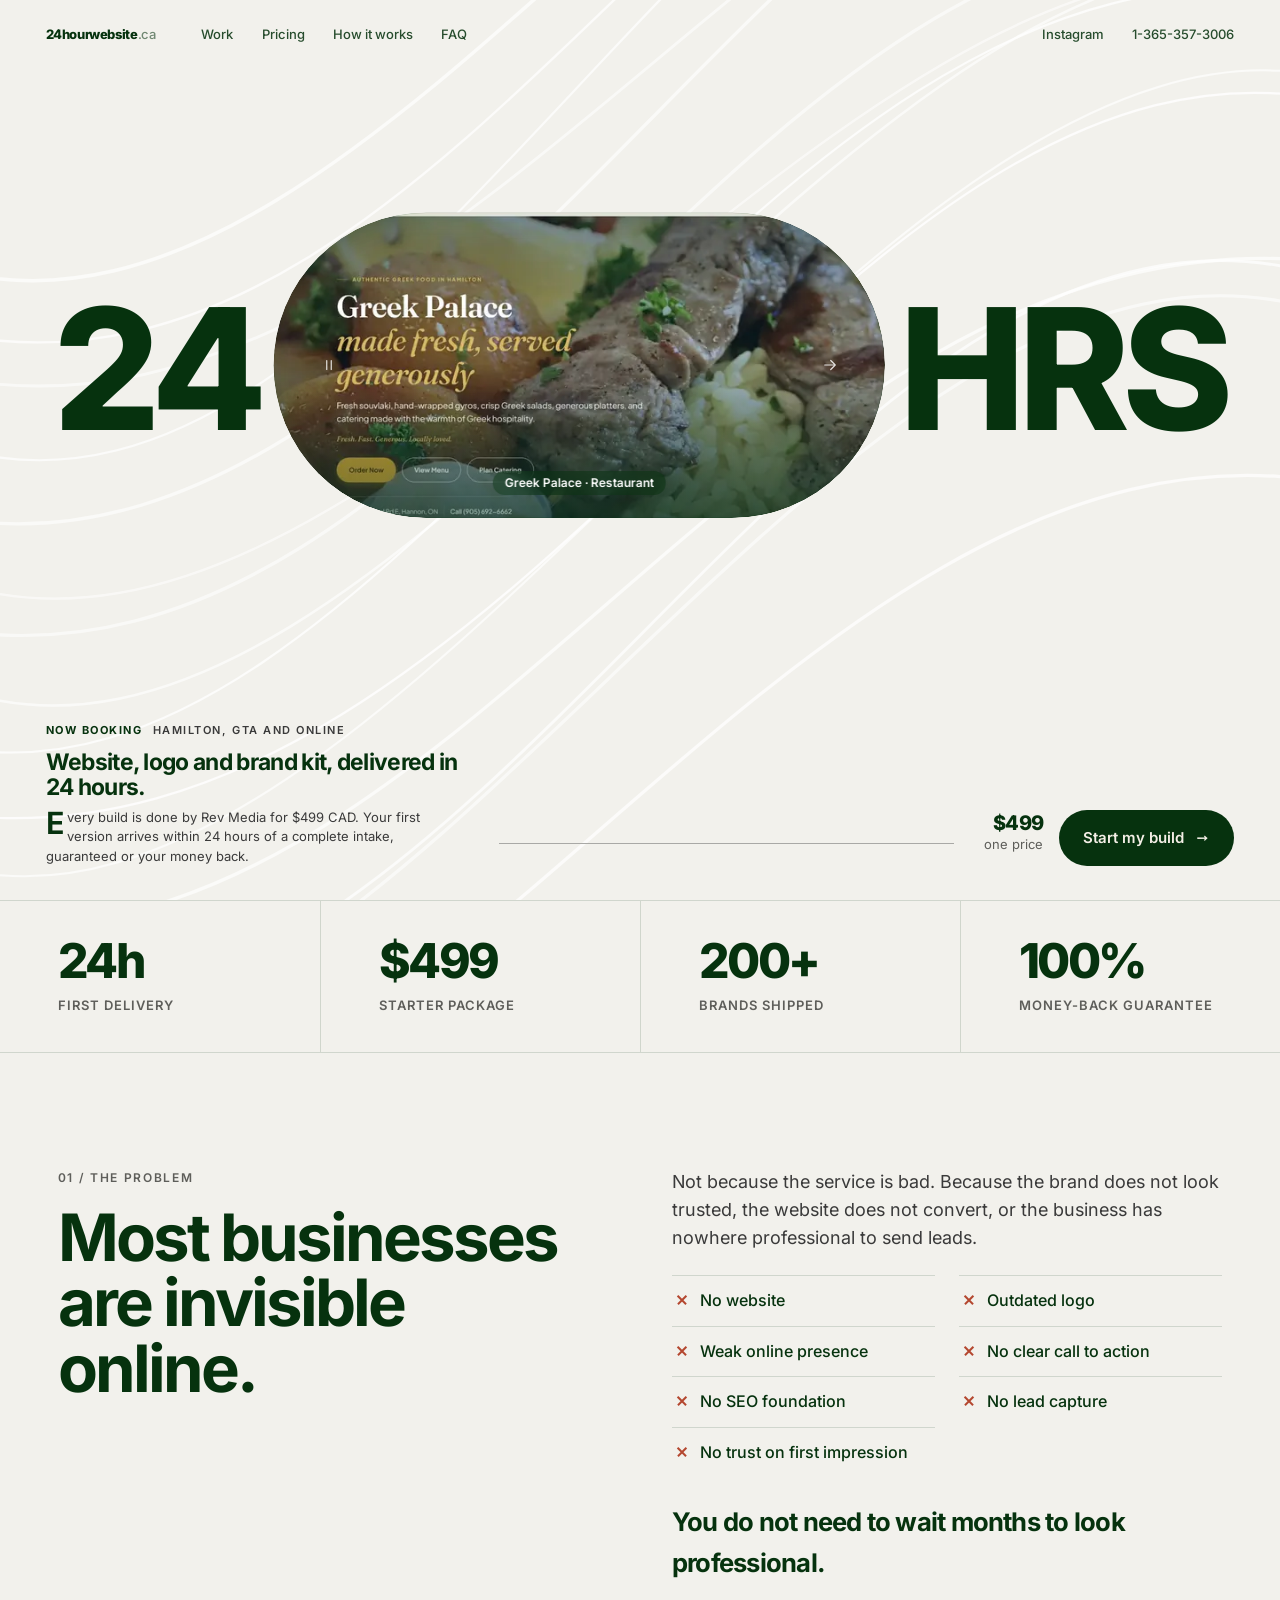
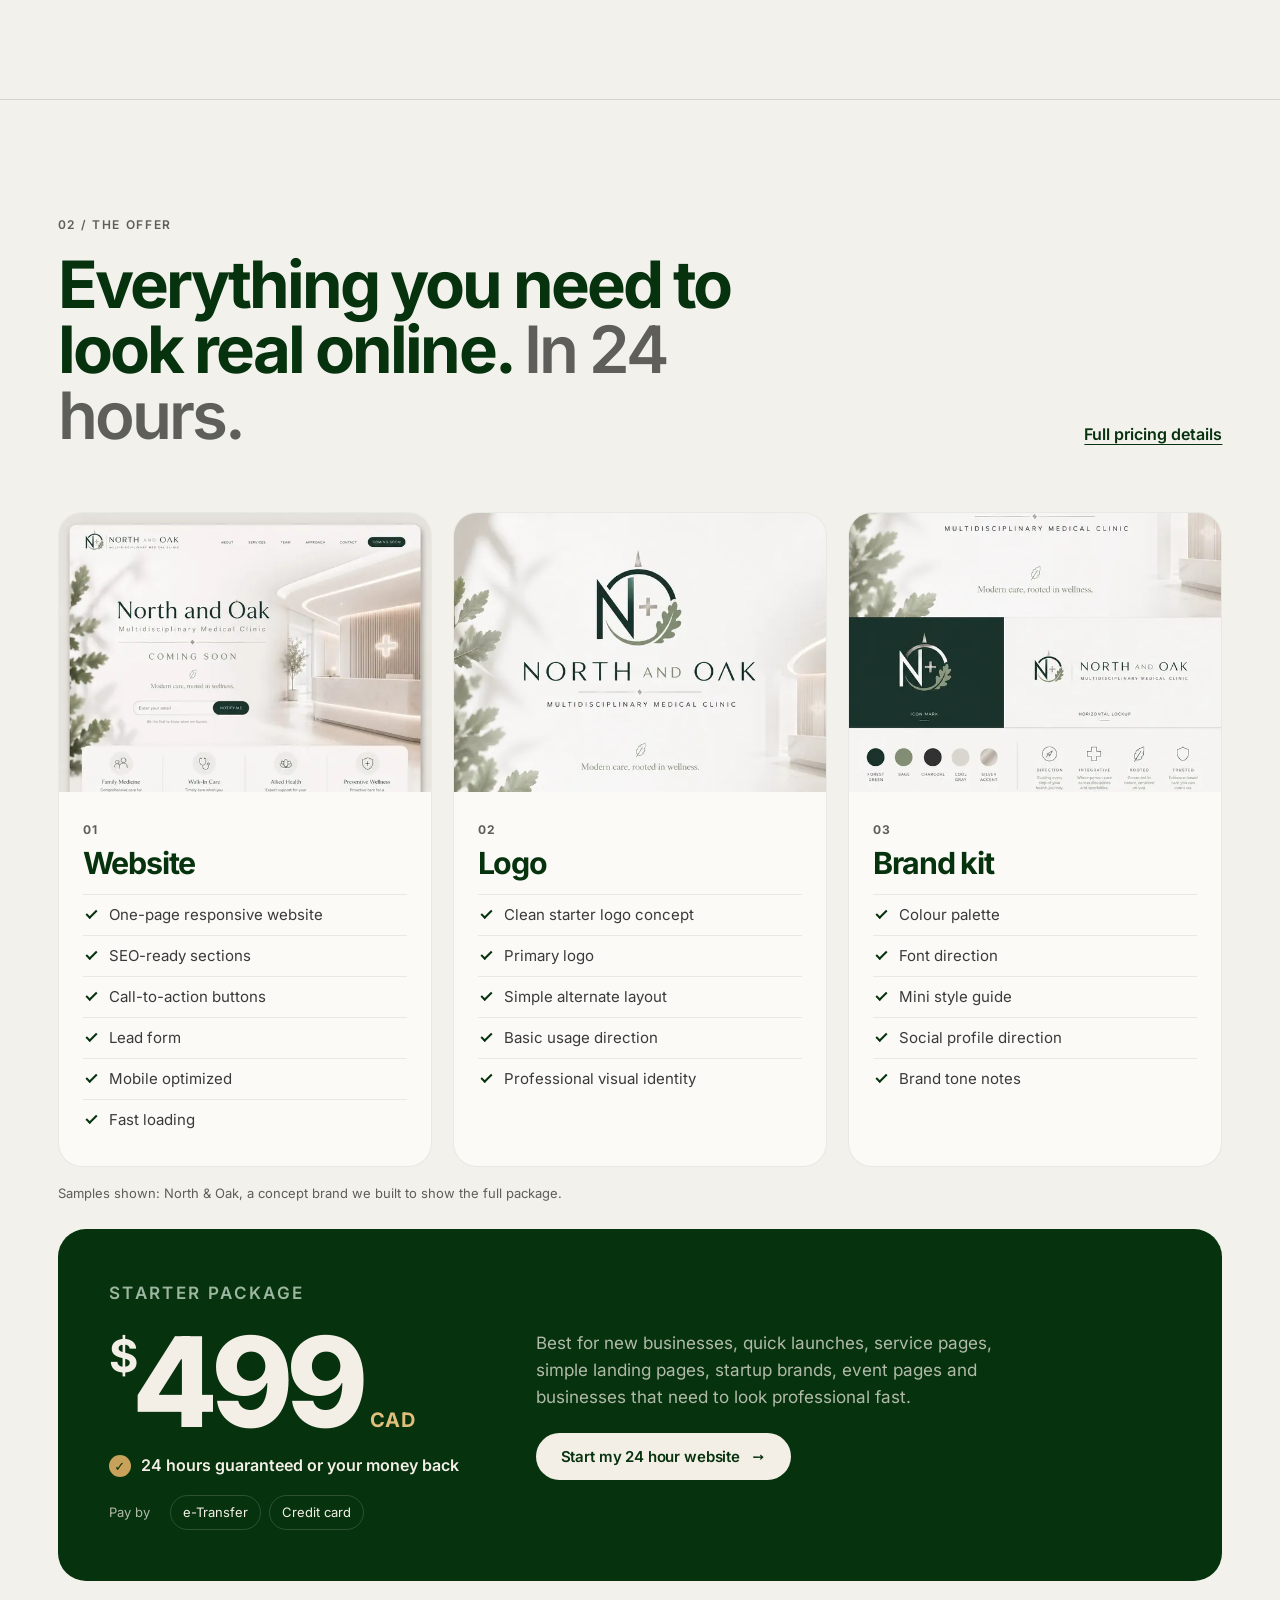
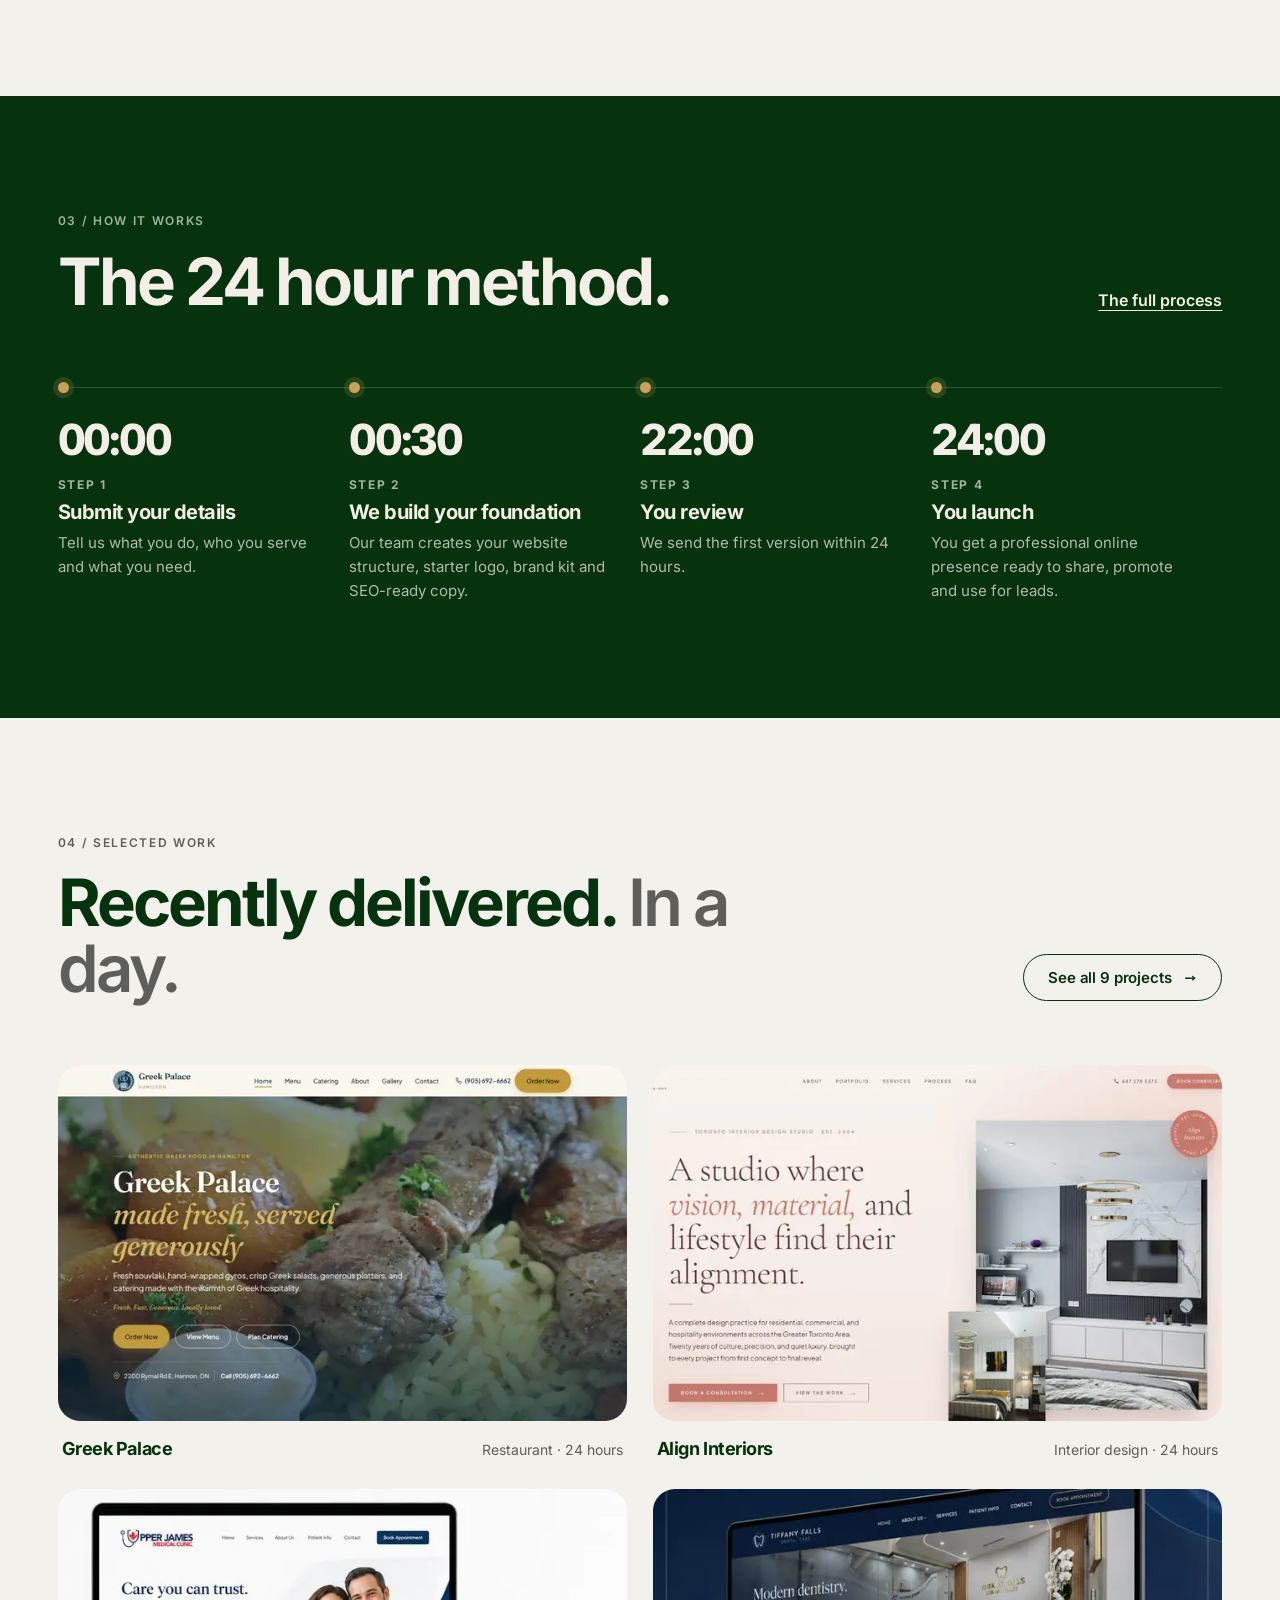
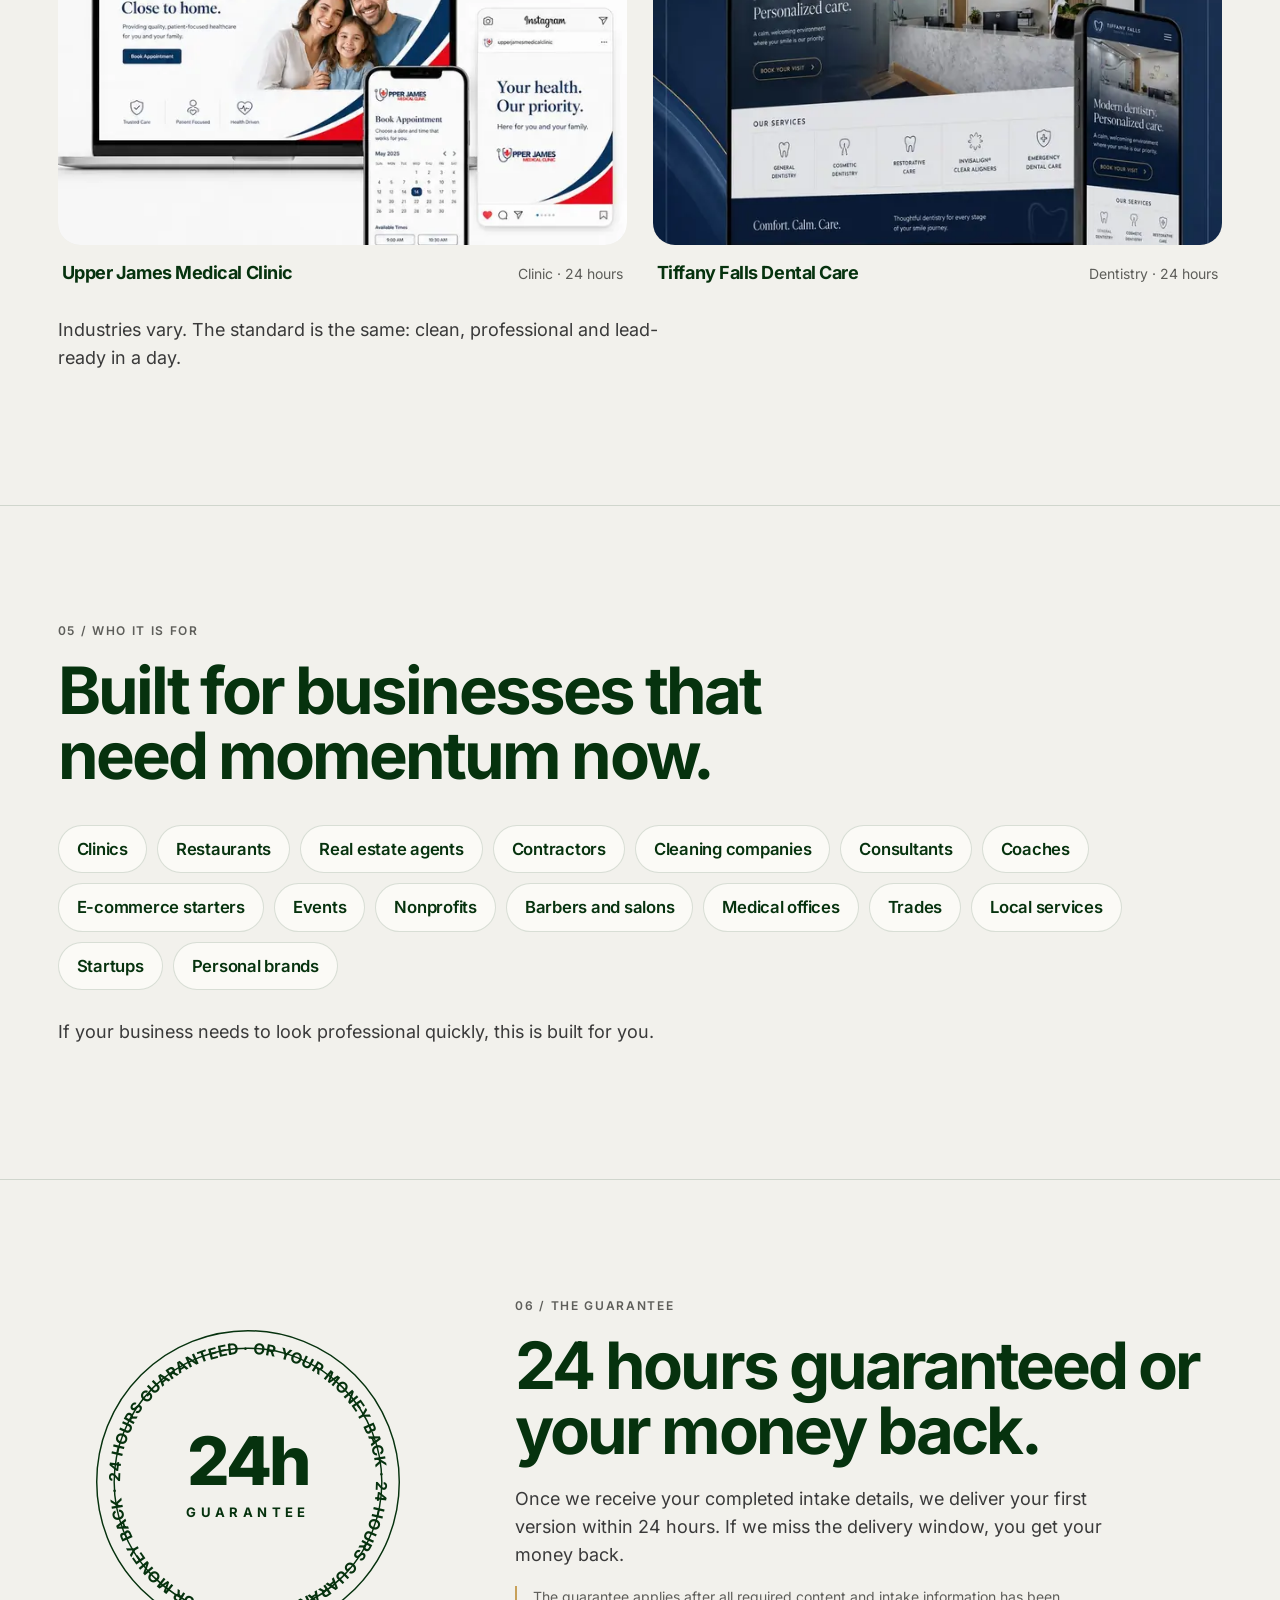
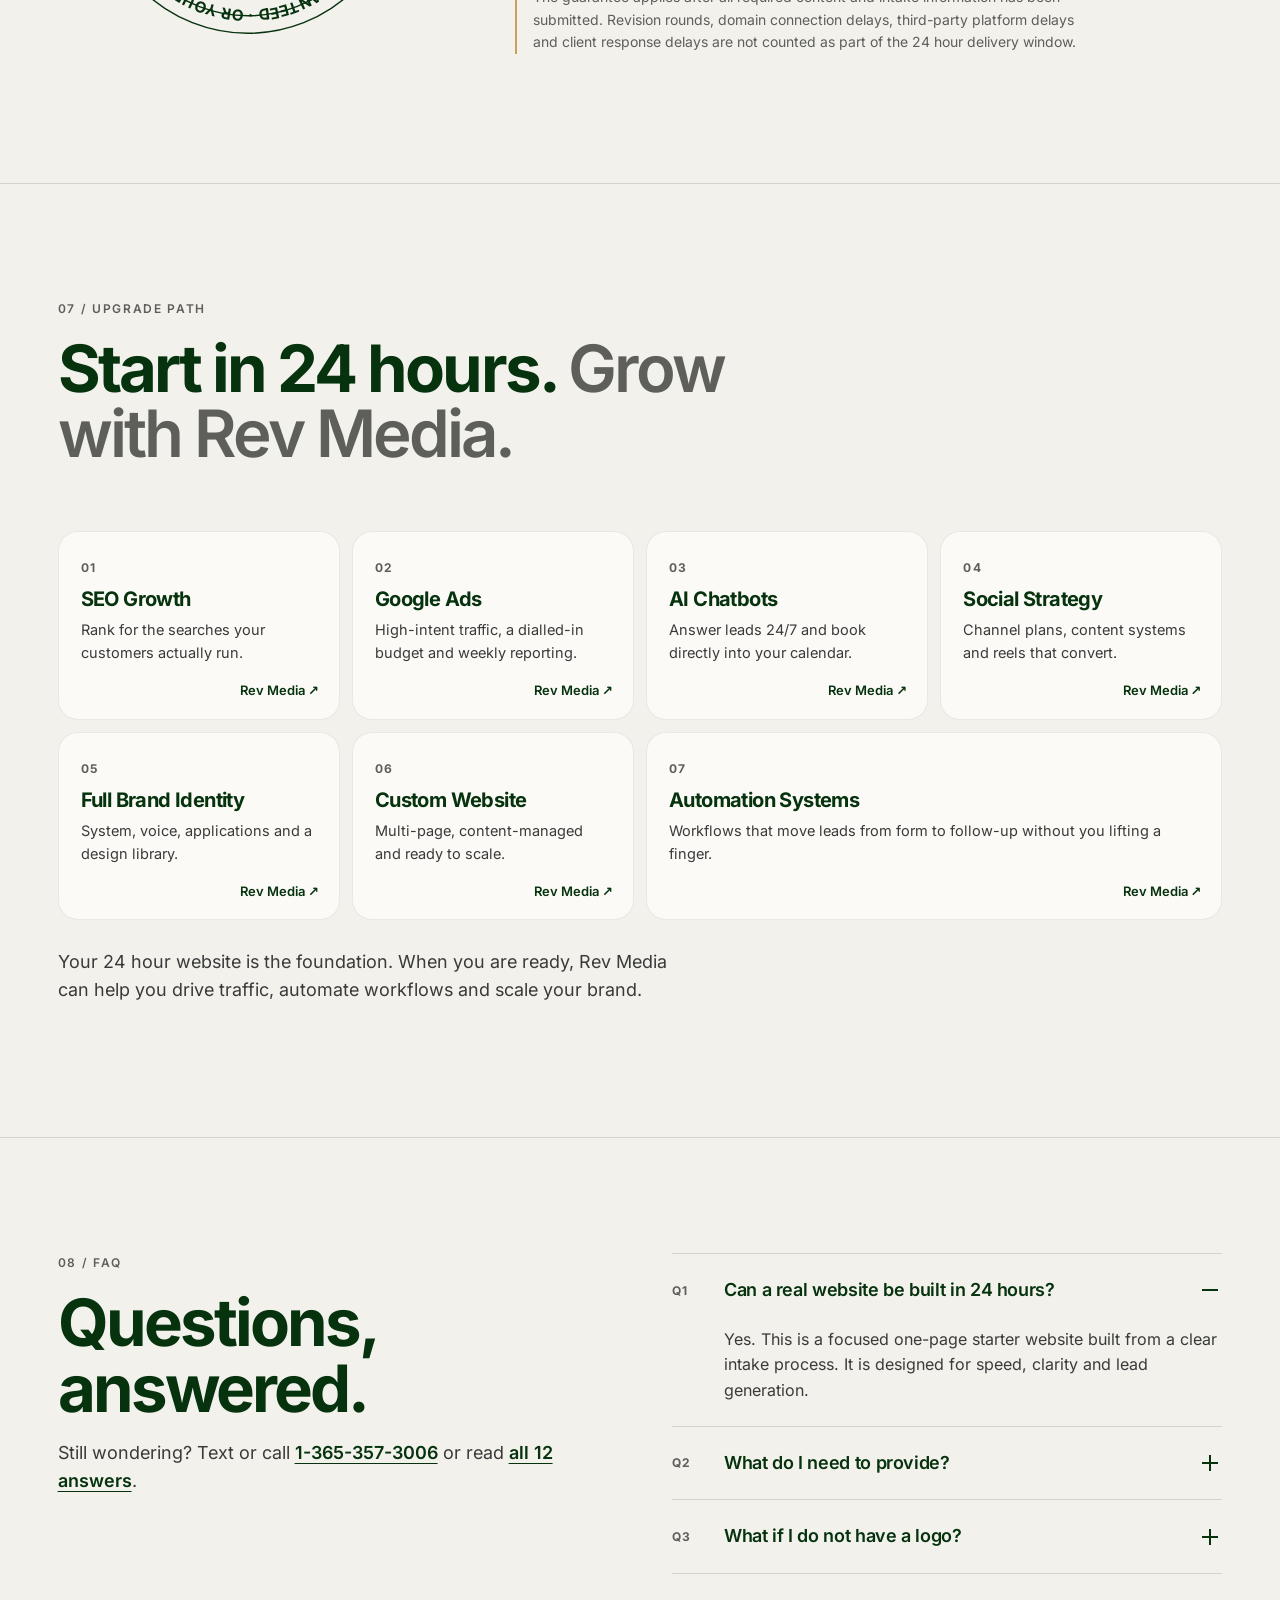
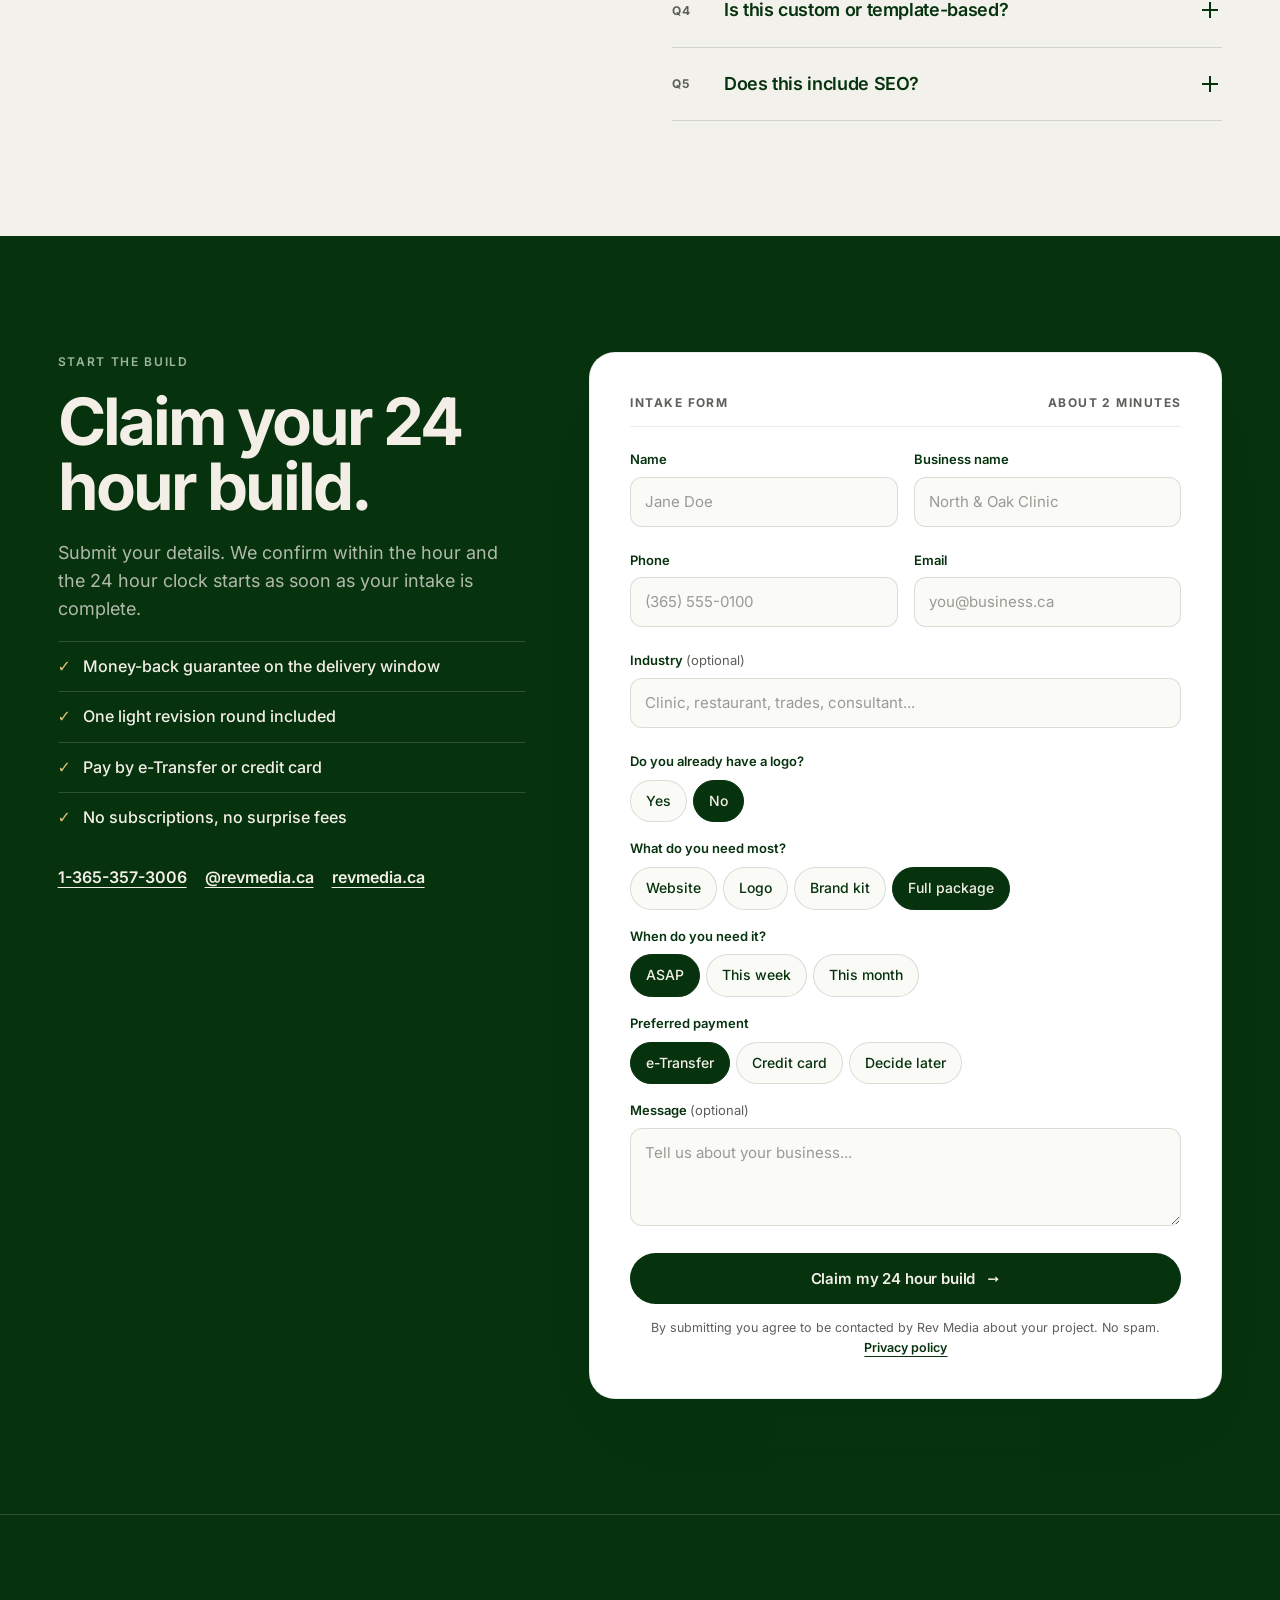
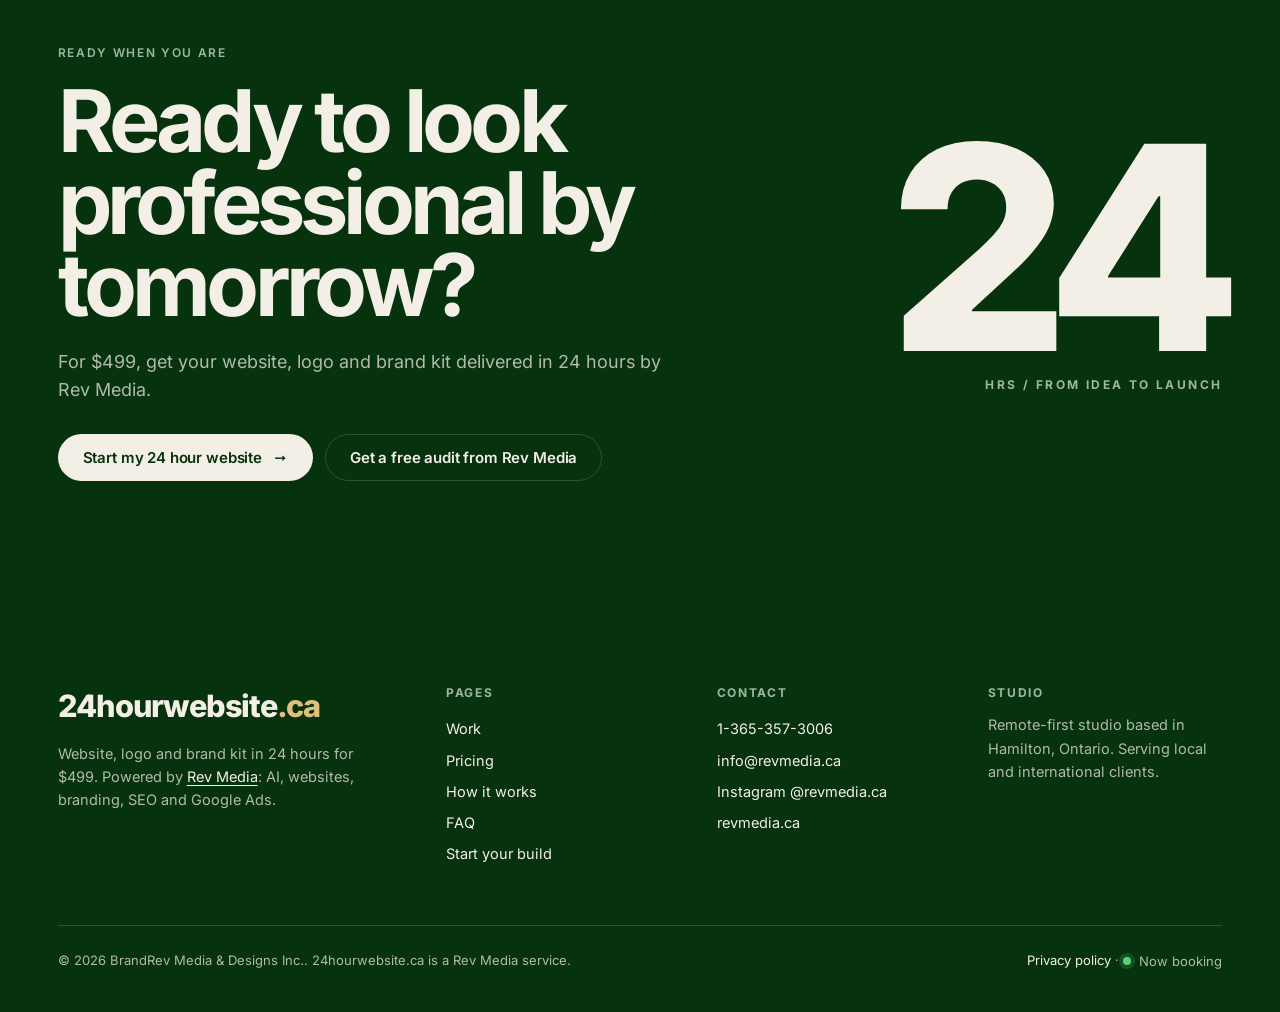
<file: index.html>
<!doctype html>
<html lang="en-CA">
<head>
<meta charset="utf-8">
<meta name="viewport" content="width=device-width, initial-scale=1">
<title>24 Hour Website, Logo &amp; Brand Kit for $499 | Rev Media</title>
<meta name="description" content="Get a professional website, starter logo and mini brand kit in 24 hours for $499. Built by Rev Media. 24 hours guaranteed or your money back.">
<link rel="canonical" href="https://24hourwebsite.ca/">
<meta name="robots" content="index, follow, max-image-preview:large, max-snippet:-1">
<meta name="theme-color" content="#FFFFFF">
<meta property="og:type" content="website">
<meta property="og:site_name" content="24hourwebsite.ca">
<meta property="og:locale" content="en_CA">
<meta property="og:title" content="Website, logo and brand kit in 24 hours for $499">
<meta property="og:description" content="Get a professional website, starter logo and mini brand kit in 24 hours for $499. Built by Rev Media. 24 hours guaranteed or your money back.">
<meta property="og:url" content="https://24hourwebsite.ca/">
<meta property="og:image" content="https://24hourwebsite.ca/og-image.jpg">
<meta property="og:image:width" content="1200">
<meta property="og:image:height" content="630">
<meta property="og:image:alt" content="Website, logo and brand kit in 24 hours for $499. 24hourwebsite.ca, powered by Rev Media.">
<meta name="twitter:card" content="summary_large_image">
<meta name="twitter:title" content="Website, logo and brand kit in 24 hours for $499">
<meta name="twitter:description" content="Get a professional website, starter logo and mini brand kit in 24 hours for $499. Built by Rev Media. 24 hours guaranteed or your money back.">
<meta name="twitter:image" content="https://24hourwebsite.ca/og-image.jpg">
<link rel="icon" href="/favicon.ico" sizes="any">
<link rel="icon" href="/favicon.svg" type="image/svg+xml">
<link rel="apple-touch-icon" href="/apple-touch-icon.png">
<link rel="manifest" href="/site.webmanifest">
<link rel="preload" href="/assets/fonts/inter-latin-wght-normal.woff2" as="font" type="font/woff2" crossorigin>
<link rel="stylesheet" href="/assets/css/site.css?v=20261031">
<script>document.documentElement.className+=' js';setTimeout(function(){var h=document.querySelector('[data-wild]');if(h)h.classList.add('w-done')},4500)</script>
<script src="/analytics.js" defer></script>
<script src="/assets/js/site.js?v=20261031" defer></script>
<script src="/assets/js/wild.js?v=20261031" defer></script>
<script type="application/ld+json">{"@context":"https://schema.org","@graph":[{"@type":"ProfessionalService","@id":"https://24hourwebsite.ca/#business","name":"24hourwebsite.ca","alternateName":"24 Hour Website","url":"https://24hourwebsite.ca/","image":"https://24hourwebsite.ca/og-image.jpg","logo":"https://24hourwebsite.ca/icon-512.png","telephone":"+1-365-357-3006","email":"info@revmedia.ca","priceRange":"$499","description":"A professional one-page website, starter logo and mini brand kit delivered in 24 hours for $499 CAD. Built by Rev Media. 24 hours guaranteed or your money back.","address":{"@type":"PostalAddress","addressLocality":"Hamilton","addressRegion":"ON","addressCountry":"CA"},"parentOrganization":{"@type":"Organization","name":"Rev Media","legalName":"BrandRev Media & Designs Inc.","url":"https://revmedia.ca/"},"areaServed":[{"@type":"Place","name":"Hamilton"},{"@type":"Place","name":"Burlington"},{"@type":"Place","name":"Oakville"},{"@type":"Place","name":"Mississauga"},{"@type":"Place","name":"Toronto"},{"@type":"Place","name":"Ontario"},{"@type":"Place","name":"Canada"}],"sameAs":["https://www.instagram.com/revmedia.ca/","https://revmedia.ca/"],"makesOffer":{"@id":"https://24hourwebsite.ca/pricing/#offer"}},{"@type":"Offer","@id":"https://24hourwebsite.ca/pricing/#offer","name":"24 Hour Website, Logo and Brand Kit","price":"499","priceCurrency":"CAD","availability":"https://schema.org/InStock","url":"https://24hourwebsite.ca/pricing/","seller":{"@id":"https://24hourwebsite.ca/#business"},"itemOffered":{"@type":"Service","name":"24 Hour Website, Logo and Brand Kit","description":"One-page responsive website, starter logo and mini brand kit with a 24 hour first delivery.","provider":{"@id":"https://24hourwebsite.ca/#business"}}},{"@type":"WebSite","@id":"https://24hourwebsite.ca/#website","url":"https://24hourwebsite.ca/","name":"24hourwebsite.ca","inLanguage":"en-CA","publisher":{"@id":"https://24hourwebsite.ca/#business"}},{"@type":"WebPage","@id":"https://24hourwebsite.ca/#webpage","url":"https://24hourwebsite.ca/","name":"24 Hour Website, Logo & Brand Kit for $499","description":"Get a professional website, starter logo and mini brand kit in 24 hours for $499. Built by Rev Media. 24 hours guaranteed or your money back.","isPartOf":{"@id":"https://24hourwebsite.ca/#website"},"about":{"@id":"https://24hourwebsite.ca/#business"},"inLanguage":"en-CA"}]}</script>
</head>
<body class="home">
<a class="skip" href="#main">Skip to content</a>
<main id="main">
<section class="w-hero" data-wild data-hero aria-labelledby="h1">
  <div class="w-bg" aria-hidden="true"><svg xmlns="http://www.w3.org/2000/svg" viewBox="0 0 1600 1000" preserveAspectRatio="none" fill="none" stroke="#fff" stroke-linecap="round"><path d="M-60 300C495 433 1030 -599 1660 -468" stroke-width="3.50" stroke-opacity="0.71" vector-effect="non-scaling-stroke"/><path d="M-60 371C611 489 959 -536 1660 -375" stroke-width="2.33" stroke-opacity="0.75" vector-effect="non-scaling-stroke"/><path d="M-60 420C595 528 1039 -382 1660 -277" stroke-width="2.77" stroke-opacity="0.59" vector-effect="non-scaling-stroke"/><path d="M-60 497C528 653 939 -512 1660 -360" stroke-width="2.06" stroke-opacity="0.74" vector-effect="non-scaling-stroke"/><path d="M-60 576C586 672 1039 -395 1660 -317" stroke-width="3.21" stroke-opacity="0.65" vector-effect="non-scaling-stroke"/><path d="M-60 647C495 809 1090 -171 1660 -13" stroke-width="2.24" stroke-opacity="0.56" vector-effect="non-scaling-stroke"/><path d="M-60 700C604 792 937 -188 1660 -67" stroke-width="3.18" stroke-opacity="0.58" vector-effect="non-scaling-stroke"/><path d="M-60 764C489 943 1069 -145 1660 -33" stroke-width="2.46" stroke-opacity="0.66" vector-effect="non-scaling-stroke"/><path d="M-60 830C511 926 951 -129 1660 -3" stroke-width="2.14" stroke-opacity="0.80" vector-effect="non-scaling-stroke"/><path d="M-60 905C644 980 1049 6 1660 111" stroke-width="2.22" stroke-opacity="0.83" vector-effect="non-scaling-stroke"/><path d="M-60 963C482 1094 1097 -26 1660 86" stroke-width="2.03" stroke-opacity="0.70" vector-effect="non-scaling-stroke"/><path d="M-60 1025C579 1100 948 222 1660 291" stroke-width="3.21" stroke-opacity="0.71" vector-effect="non-scaling-stroke"/><path d="M-60 1102C590 1269 1022 133 1660 308" stroke-width="2.82" stroke-opacity="0.73" vector-effect="non-scaling-stroke"/><path d="M-60 1150C506 1289 1052 169 1660 348" stroke-width="3.12" stroke-opacity="0.59" vector-effect="non-scaling-stroke"/><path d="M-60 1252C494 1423 983 431 1660 536" stroke-width="3.25" stroke-opacity="0.75" vector-effect="non-scaling-stroke"/></svg></div>
  <header class="w-nav">
    <nav aria-label="Main"><a class="brand" href="/">24hourwebsite<span>.ca</span></a><a href="/work/">Work</a><a href="/pricing/">Pricing</a><a href="/how-it-works/">How it works</a><a href="/faq/">FAQ</a></nav>
    <nav aria-label="Contact"><a class="hide-sm" href="https://www.instagram.com/revmedia.ca/" target="_blank" rel="noopener">Instagram</a><a class="hide-sm" href="tel:+13653573006">1-365-357-3006</a></nav>
  </header>
  <div class="w-mid">
    <div class="w-word">
      <span class="w-l" aria-hidden="true">24</span>
      <figure class="w-pill" aria-label="Recent builds slideshow">
        <div class="w-media"><img class="on" src="/assets/img/greek-palace-restaurant-website-800.webp" srcset="/assets/img/greek-palace-restaurant-website-800.webp 800w, /assets/img/greek-palace-restaurant-website-1600.webp 1600w" sizes="(max-width: 720px) calc(100vw - 40px), min(71vh, 48vw)" width="1600" height="848" alt="Greek Palace restaurant homepage with a souvlaki plate photo and order buttons" decoding="async" data-cap="Greek Palace &middot; Restaurant" data-href="/work/#greek-palace"><img data-src="/assets/img/align-interiors-website-800.webp" data-srcset="/assets/img/align-interiors-website-800.webp 800w, /assets/img/align-interiors-website-1600.webp 1600w" sizes="(max-width: 720px) calc(100vw - 40px), min(71vh, 48vw)" width="1600" height="848" alt="Align Interiors homepage with a blush and plum editorial layout and a living room photo" decoding="async" data-cap="Align Interiors &middot; Interior design" data-href="/work/#align-interiors"><img data-src="/assets/img/upper-james-medical-clinic-website-640.webp" data-srcset="/assets/img/upper-james-medical-clinic-website-640.webp 640w, /assets/img/upper-james-medical-clinic-website-1042.webp 1042w" sizes="(max-width: 720px) calc(100vw - 40px), min(71vh, 48vw)" width="1042" height="830" alt="Upper James Medical Clinic website with a mobile booking flow and matching Instagram profile" decoding="async" data-cap="Upper James Medical Clinic &middot; Clinic" data-href="/work/#upper-james-medical-clinic"><img data-src="/assets/img/lunera-smart-website-800.webp" data-srcset="/assets/img/lunera-smart-website-800.webp 800w, /assets/img/lunera-smart-website-1600.webp 1600w" sizes="(max-width: 720px) calc(100vw - 40px), min(71vh, 48vw)" width="1600" height="847" alt="Lunera Smart homepage: dark layout with champagne gold type and a smart home interior photo" decoding="async" data-cap="Lunera Smart &middot; Smart technology" data-href="/work/#lunera-smart"><img data-src="/assets/img/tiffany-falls-dental-website-640.webp" data-srcset="/assets/img/tiffany-falls-dental-website-640.webp 640w, /assets/img/tiffany-falls-dental-website-1122.webp 1122w" sizes="(max-width: 720px) calc(100vw - 40px), min(71vh, 48vw)" width="1122" height="760" alt="Tiffany Falls Dental Care website on a laptop and phone in navy and white" decoding="async" data-cap="Tiffany Falls Dental Care &middot; Dentistry" data-href="/work/#tiffany-falls-dental-care"><img data-src="/assets/img/sixth-and-fade-barbershop-website-640.webp" data-srcset="/assets/img/sixth-and-fade-barbershop-website-640.webp 640w, /assets/img/sixth-and-fade-barbershop-website-1122.webp 1122w" sizes="(max-width: 720px) calc(100vw - 40px), min(71vh, 48vw)" width="1122" height="760" alt="Sixth &amp; Fade barbershop website on a laptop and phone, matte black with electric blue" decoding="async" data-cap="Sixth & Fade &middot; Barbershop" data-href="/work/#sixth-and-fade"></div>
        <div class="w-hair" aria-hidden="true"></div>
        <button class="w-ic w-ic-l" type="button" data-pause aria-pressed="false" aria-label="Pause slideshow"><svg class="i-pause" viewBox="0 0 24 24" fill="none" stroke="currentColor" stroke-width="1.6" stroke-linecap="round"><path d="M9 6v12M15 6v12"/></svg><svg class="i-play" viewBox="0 0 24 24" fill="none" stroke="currentColor" stroke-width="1.6" stroke-linejoin="round"><path d="M8 5.5v13l10.5-6.5z"/></svg></button>
        <button class="w-ic w-ic-r" type="button" data-next aria-label="Next project"><svg viewBox="0 0 24 24" fill="none" stroke="currentColor" stroke-width="1.6" stroke-linecap="round" stroke-linejoin="round"><path d="M5 12h14M13 6l6 6-6 6"/></svg></button>
        <a class="w-cap" href="/work/#greek-palace">Greek Palace &middot; Restaurant</a>
      </figure>
      <span class="w-r" aria-hidden="true">HRS</span>
    </div>
  </div>
  <div class="w-foot">
    <div class="w-copy">
      <p class="kicker"><b>Now booking</b> Hamilton, GTA and online</p>
      <h1 id="h1">Website, logo and brand kit, delivered in 24 hours.</h1>
      <p>Every build is done by Rev Media for $499 CAD. Your first version arrives within 24 hours of a complete intake, guaranteed or your money back.</p>
    </div>
    <div class="w-rule" aria-hidden="true"></div>
    <div class="w-cta"><p class="w-price"><b>$499</b>one price</p><a class="w-btn" href="/start/">Start my build <span class="arr" aria-hidden="true">&rarr;</span></a></div>
  </div>
</section>

<div class="kpis" role="list">
  <div class="kpi" role="listitem"><b>24h</b><span>First delivery</span></div>
  <div class="kpi" role="listitem"><b>$499</b><span>Starter package</span></div>
  <div class="kpi" role="listitem"><b>200+</b><span>Brands shipped</span></div>
  <div class="kpi" role="listitem"><b>100%</b><span>Money-back guarantee</span></div>
</div>

<section class="sec" aria-labelledby="problem-h" style="background:var(--paper)">
  <div class="wrap two">
    <div><p class="kicker">01 / The problem</p><h2 id="problem-h" class="h2 rv">Most businesses are invisible online.</h2></div>
    <div class="rv">
      <p class="lead">Not because the service is bad. Because the brand does not look trusted, the website does not convert, or the business has nowhere professional to send leads.</p>
      <ul class="xlist"><li>No website</li><li>Outdated logo</li><li>Weak online presence</li><li>No clear call to action</li><li>No SEO foundation</li><li>No lead capture</li><li>No trust on first impression</li></ul>
      <p class="big-note">You do not need to wait months to look professional.</p>
    </div>
  </div>
</section>

<section class="sec sec-line" id="offer" aria-labelledby="offer-h" style="background:var(--paper)">
  <div class="wrap">
    <div class="head"><div><p class="kicker">02 / The offer</p><h2 id="offer-h" class="h2 rv">Everything you need to look real online. <span class="soft">In 24 hours.</span></h2></div><a class="link" href="/pricing/">Full pricing details</a></div>
    <div class="offer"><article class="o-card rv"><div class="o-media"><img src="/assets/img/north-oak-clinic-website-concept-1122.webp" srcset="/assets/img/north-oak-clinic-website-concept-640.webp 640w, /assets/img/north-oak-clinic-website-concept-1122.webp 1122w" sizes="(max-width: 900px) 100vw, 420px" width="1122" height="1402" alt="Sample one-page clinic website for the North &amp; Oak concept brand" loading="lazy" decoding="async"></div><div class="o-body"><span class="o-n">01</span><h3>Website</h3><ul class="ticks"><li>One-page responsive website</li><li>SEO-ready sections</li><li>Call-to-action buttons</li><li>Lead form</li><li>Mobile optimized</li><li>Fast loading</li></ul></div></article><article class="o-card rv"><div class="o-media"><img src="/assets/img/north-oak-logo-concept-1122.webp" srcset="/assets/img/north-oak-logo-concept-640.webp 640w, /assets/img/north-oak-logo-concept-1122.webp 1122w" sizes="(max-width: 900px) 100vw, 420px" width="1122" height="820" alt="Sample North &amp; Oak logo with an N monogram and oak leaf" loading="lazy" decoding="async"></div><div class="o-body"><span class="o-n">02</span><h3>Logo</h3><ul class="ticks"><li>Clean starter logo concept</li><li>Primary logo</li><li>Simple alternate layout</li><li>Basic usage direction</li><li>Professional visual identity</li></ul></div></article><article class="o-card rv"><div class="o-media"><img src="/assets/img/north-oak-brand-kit-concept-1122.webp" srcset="/assets/img/north-oak-brand-kit-concept-640.webp 640w, /assets/img/north-oak-brand-kit-concept-1122.webp 1122w" sizes="(max-width: 900px) 100vw, 420px" width="1122" height="1402" alt="Sample North &amp; Oak brand kit page with colour palette, logo variations and icons" class="low" loading="lazy" decoding="async"></div><div class="o-body"><span class="o-n">03</span><h3>Brand kit</h3><ul class="ticks"><li>Colour palette</li><li>Font direction</li><li>Mini style guide</li><li>Social profile direction</li><li>Brand tone notes</li></ul></div></article></div>
<p class="sample-note">Samples shown: North &amp; Oak, a concept brand we built to show the full package.</p>
    <div class="price rv">
  <div>
    <p class="kicker" style="color:var(--sage)">Starter package</p>
    <div class="price-num"><sup>$</sup>499<small>CAD</small></div>
    <div class="guar"><i aria-hidden="true">&#10003;</i>24 hours guaranteed or your money back</div>
    <div class="pay"><span style="border:0;padding-left:0;color:var(--cream-dim)">Pay by</span><span>e-Transfer</span><span>Credit card</span></div>
  </div>
  <div>
    <p>Best for new businesses, quick launches, service pages, simple landing pages, startup brands, event pages and businesses that need to look professional fast.</p>
    <a class="btn btn-cream" href="/start/">Start my 24 hour website <span class="arr" aria-hidden="true">&rarr;</span></a>
  </div>
</div>
  </div>
</section>

<section class="sec dark" id="how" aria-labelledby="how-h">
  <div class="wrap">
    <div class="head"><div><p class="kicker">03 / How it works</p><h2 id="how-h" class="h2 rv">The 24 hour method.</h2></div><a class="link" href="/how-it-works/" style="color:var(--cream)">The full process</a></div>
    <ol class="timeline"><li class="rv"><div class="t">00:00</div><div class="s">Step 1</div><h3>Submit your details</h3><p>Tell us what you do, who you serve and what you need.</p></li><li class="rv"><div class="t">00:30</div><div class="s">Step 2</div><h3>We build your foundation</h3><p>Our team creates your website structure, starter logo, brand kit and SEO-ready copy.</p></li><li class="rv"><div class="t">22:00</div><div class="s">Step 3</div><h3>You review</h3><p>We send the first version within 24 hours.</p></li><li class="rv"><div class="t">24:00</div><div class="s">Step 4</div><h3>You launch</h3><p>You get a professional online presence ready to share, promote and use for leads.</p></li></ol>
  </div>
</section>

<section class="sec" id="work" aria-labelledby="work-h" style="background:var(--paper)">
  <div class="wrap">
    <div class="head"><div><p class="kicker">04 / Selected work</p><h2 id="work-h" class="h2 rv">Recently delivered. <span class="soft">In a day.</span></h2></div><a class="btn btn-line" href="/work/">See all 9 projects <span class="arr" aria-hidden="true">&rarr;</span></a></div>
    <div class="cases"><a class="case-card rv" href="/work/#greek-palace"><figure><img src="/assets/img/greek-palace-restaurant-website-1600.webp" srcset="/assets/img/greek-palace-restaurant-website-800.webp 800w, /assets/img/greek-palace-restaurant-website-1600.webp 1600w" sizes="(max-width: 760px) 100vw, 640px" width="1600" height="848" alt="Greek Palace restaurant homepage with a souvlaki plate photo and order buttons" loading="lazy" decoding="async"></figure><div class="cap"><b>Greek Palace</b><span>Restaurant &middot; 24 hours</span></div></a><a class="case-card rv" href="/work/#align-interiors"><figure><img src="/assets/img/align-interiors-website-1600.webp" srcset="/assets/img/align-interiors-website-800.webp 800w, /assets/img/align-interiors-website-1600.webp 1600w" sizes="(max-width: 760px) 100vw, 640px" width="1600" height="848" alt="Align Interiors homepage with a blush and plum editorial layout and a living room photo" loading="lazy" decoding="async"></figure><div class="cap"><b>Align Interiors</b><span>Interior design &middot; 24 hours</span></div></a><a class="case-card rv" href="/work/#upper-james-medical-clinic"><figure><img src="/assets/img/upper-james-medical-clinic-website-1042.webp" srcset="/assets/img/upper-james-medical-clinic-website-640.webp 640w, /assets/img/upper-james-medical-clinic-website-1042.webp 1042w" sizes="(max-width: 760px) 100vw, 640px" width="1042" height="830" alt="Upper James Medical Clinic website with a mobile booking flow and matching Instagram profile" loading="lazy" decoding="async"></figure><div class="cap"><b>Upper James Medical Clinic</b><span>Clinic &middot; 24 hours</span></div></a><a class="case-card rv" href="/work/#tiffany-falls-dental-care"><figure><img src="/assets/img/tiffany-falls-dental-website-1122.webp" srcset="/assets/img/tiffany-falls-dental-website-640.webp 640w, /assets/img/tiffany-falls-dental-website-1122.webp 1122w" sizes="(max-width: 760px) 100vw, 640px" width="1122" height="760" alt="Tiffany Falls Dental Care website on a laptop and phone in navy and white" loading="lazy" decoding="async"></figure><div class="cap"><b>Tiffany Falls Dental Care</b><span>Dentistry &middot; 24 hours</span></div></a></div>
    <p class="lead mt" style="margin-top:28px">Industries vary. The standard is the same: clean, professional and lead-ready in a day.</p>
  </div>
</section>

<section class="sec sec-line" id="who" aria-labelledby="who-h" style="background:var(--paper)">
  <div class="wrap">
    <p class="kicker">05 / Who it is for</p>
    <h2 id="who-h" class="h2 rv" style="margin-bottom:36px">Built for businesses that need momentum now.</h2>
    <ul class="tags rv"><li>Clinics</li><li>Restaurants</li><li>Real estate agents</li><li>Contractors</li><li>Cleaning companies</li><li>Consultants</li><li>Coaches</li><li>E-commerce starters</li><li>Events</li><li>Nonprofits</li><li>Barbers and salons</li><li>Medical offices</li><li>Trades</li><li>Local services</li><li>Startups</li><li>Personal brands</li></ul>
    <p class="lead" style="margin-top:28px">If your business needs to look professional quickly, this is built for you.</p>
  </div>
</section>

<section class="sec sec-line" aria-labelledby="g-h" style="background:var(--paper)">
  <div class="wrap guarantee">
    <div class="seal-wrap"><svg class="seal" viewBox="0 0 220 220" role="img" aria-label="24 hour guarantee seal"><defs><path id="g-circ" d="M 110,110 m -88,0 a 88,88 0 1,1 176,0 a 88,88 0 1,1 -176,0"/></defs><circle cx="110" cy="110" r="104" fill="none" stroke="currentColor" stroke-width="1"/><circle cx="110" cy="110" r="92" fill="none" stroke="currentColor" stroke-width="1"/><g class="ring"><text font-family="Inter, sans-serif" font-size="10.5" font-weight="700" fill="currentColor"><textPath href="#g-circ" textLength="548" lengthAdjust="spacing">24 HOURS GUARANTEED &#183; OR YOUR MONEY BACK &#183; 24 HOURS GUARANTEED &#183; OR YOUR MONEY BACK &#183;</textPath></text></g><text x="110" y="112" text-anchor="middle" font-family="Inter, sans-serif" font-weight="800" font-size="46" letter-spacing="-2" fill="currentColor">24h</text><text x="110" y="134" text-anchor="middle" font-family="Inter, sans-serif" font-weight="700" font-size="9" letter-spacing="3" fill="currentColor">GUARANTEE</text></svg></div>
    <div><p class="kicker">06 / The guarantee</p><h2 id="g-h" class="h2 rv" style="margin-bottom:22px">24 hours guaranteed or your money back.</h2><p class="lead">Once we receive your completed intake details, we deliver your first version within 24 hours. If we miss the delivery window, you get your money back.</p>
<p class="fine">The guarantee applies after all required content and intake information has been submitted. Revision rounds, domain connection delays, third-party platform delays and client response delays are not counted as part of the 24 hour delivery window.</p></div>
  </div>
</section>

<section class="sec sec-line" aria-labelledby="up-h" style="background:var(--paper)">
  <div class="wrap">
    <div class="head"><div><p class="kicker">07 / Upgrade path</p><h2 id="up-h" class="h2 rv">Start in 24 hours. <span class="soft">Grow with Rev Media.</span></h2></div></div>
    <div class="ups"><a class="up rv" href="https://revmedia.ca/seo/"><small>01</small><h3>SEO Growth</h3><p>Rank for the searches your customers actually run.</p><span class="go">Rev Media <span class="arr" aria-hidden="true">&#8599;</span></span></a><a class="up rv" href="https://revmedia.ca/brand-and-marketing/"><small>02</small><h3>Google Ads</h3><p>High-intent traffic, a dialled-in budget and weekly reporting.</p><span class="go">Rev Media <span class="arr" aria-hidden="true">&#8599;</span></span></a><a class="up rv" href="https://revmedia.ca/ai-agents/"><small>03</small><h3>AI Chatbots</h3><p>Answer leads 24/7 and book directly into your calendar.</p><span class="go">Rev Media <span class="arr" aria-hidden="true">&#8599;</span></span></a><a class="up rv" href="https://revmedia.ca/brand-and-marketing/"><small>04</small><h3>Social Strategy</h3><p>Channel plans, content systems and reels that convert.</p><span class="go">Rev Media <span class="arr" aria-hidden="true">&#8599;</span></span></a><a class="up rv" href="https://revmedia.ca/brand-and-marketing/"><small>05</small><h3>Full Brand Identity</h3><p>System, voice, applications and a design library.</p><span class="go">Rev Media <span class="arr" aria-hidden="true">&#8599;</span></span></a><a class="up rv" href="https://revmedia.ca/web-design/"><small>06</small><h3>Custom Website</h3><p>Multi-page, content-managed and ready to scale.</p><span class="go">Rev Media <span class="arr" aria-hidden="true">&#8599;</span></span></a><a class="up rv wide" href="https://revmedia.ca/workflow-automation/"><small>07</small><h3>Automation Systems</h3><p>Workflows that move leads from form to follow-up without you lifting a finger.</p><span class="go">Rev Media <span class="arr" aria-hidden="true">&#8599;</span></span></a></div>
    <p class="lead" style="margin-top:28px">Your 24 hour website is the foundation. When you are ready, Rev Media can help you drive traffic, automate workflows and scale your brand.</p>
  </div>
</section>

<section class="sec sec-line" aria-labelledby="faq-h" style="background:var(--paper)">
  <div class="wrap two">
    <div><p class="kicker">08 / FAQ</p><h2 id="faq-h" class="h2 rv">Questions, answered.</h2><p class="lead" style="margin-top:18px">Still wondering? Text or call <a class="link" href="tel:+13653573006">1-365-357-3006</a> or read <a class="link" href="/faq/">all 12 answers</a>.</p></div>
    <div class="faq"><details open><summary><small>Q1</small><span>Can a real website be built in 24 hours?</span><i aria-hidden="true"></i></summary><div class="a"><p>Yes. This is a focused one-page starter website built from a clear intake process. It is designed for speed, clarity and lead generation.</p></div></details><details><summary><small>Q2</small><span>What do I need to provide?</span><i aria-hidden="true"></i></summary><div class="a"><p>Your business name, service details, contact information, preferred style, your logo if you have one, and any photos or content you want included.</p></div></details><details><summary><small>Q3</small><span>What if I do not have a logo?</span><i aria-hidden="true"></i></summary><div class="a"><p>That is included. We create a clean starter logo as part of the $499 package.</p></div></details><details><summary><small>Q4</small><span>Is this custom or template-based?</span><i aria-hidden="true"></i></summary><div class="a"><p>It should feel custom to your business, but the process is streamlined so we can deliver quickly.</p></div></details><details><summary><small>Q5</small><span>Does this include SEO?</span><i aria-hidden="true"></i></summary><div class="a"><p>It includes SEO-ready structure, homepage copy, a meta title, meta description, headings and local keyword direction. Full SEO campaigns are available separately through Rev Media.</p></div></details></div>
  </div>
</section>

<section class="sec dark" id="start" aria-labelledby="start-h">
  <div class="wrap form-grid">
    <div>
  <p class="kicker">Start the build</p>
  <h2 id="start-h" class="h2" style="margin-bottom:20px">Claim your 24 hour build.</h2>
  <p class="lead">Submit your details. We confirm within the hour and the 24 hour clock starts as soon as your intake is complete.</p>
  <ul class="trust"><li>Money-back guarantee on the delivery window</li><li>One light revision round included</li><li>Pay by e-Transfer or credit card</li><li>No subscriptions, no surprise fees</li></ul>
  <p class="cstrip"><a href="tel:+13653573006">1-365-357-3006</a><a href="https://www.instagram.com/revmedia.ca/" target="_blank" rel="noopener">@revmedia.ca</a><a href="https://revmedia.ca/" target="_blank" rel="noopener">revmedia.ca</a></p>
</div>
    <form class="lead-form" id="intake-home" action="https://formsubmit.co/info@revmedia.ca" method="POST" data-ajax="https://formsubmit.co/ajax/info@revmedia.ca" data-next="/thank-you/">
  <input type="hidden" name="_subject" value="New 24hourwebsite.ca intake">
  <input type="hidden" name="_template" value="table">
  <input type="hidden" name="_captcha" value="false">
  <input type="hidden" name="_next" value="https://24hourwebsite.ca/thank-you/">
  <input type="text" name="_honey" class="hp" tabindex="-1" autocomplete="off" aria-hidden="true">
  <div class="lf-head"><span>Intake form</span><span>About 2 minutes</span></div>
  <div class="fgrid">
    <div class="f"><label for="intake-home-name">Name</label><input id="intake-home-name" name="name" type="text" autocomplete="name" placeholder="Jane Doe" required aria-describedby="intake-home-name-msg"><span class="msg" id="intake-home-name-msg" aria-live="polite"></span></div>
    <div class="f"><label for="intake-home-business">Business name</label><input id="intake-home-business" name="business" type="text" autocomplete="organization" placeholder="North &amp; Oak Clinic" required aria-describedby="intake-home-business-msg"><span class="msg" id="intake-home-business-msg" aria-live="polite"></span></div>
    <div class="f"><label for="intake-home-phone">Phone</label><input id="intake-home-phone" name="phone" type="tel" autocomplete="tel" placeholder="(365) 555-0100" inputmode="tel" required aria-describedby="intake-home-phone-msg"><span class="msg" id="intake-home-phone-msg" aria-live="polite"></span></div>
    <div class="f"><label for="intake-home-email">Email</label><input id="intake-home-email" name="email" type="email" autocomplete="email" placeholder="you@business.ca" inputmode="email" required aria-describedby="intake-home-email-msg"><span class="msg" id="intake-home-email-msg" aria-live="polite"></span></div>
    <div class="f full"><label for="intake-home-industry">Industry <span class="opt">(optional)</span></label><input id="intake-home-industry" name="industry" type="text" autocomplete="off" placeholder="Clinic, restaurant, trades, consultant..." aria-describedby="intake-home-industry-msg"><span class="msg" id="intake-home-industry-msg" aria-live="polite"></span></div>
    <fieldset class="seg"><legend>Do you already have a logo?</legend><div class="seg-opts"><input type="radio" id="intake-home-logo-yes" name="logo" value="Yes"><label for="intake-home-logo-yes">Yes</label><input type="radio" id="intake-home-logo-no" name="logo" value="No" checked><label for="intake-home-logo-no">No</label></div></fieldset>
    <fieldset class="seg"><legend>What do you need most?</legend><div class="seg-opts"><input type="radio" id="intake-home-need-web" name="need" value="Website"><label for="intake-home-need-web">Website</label><input type="radio" id="intake-home-need-logo" name="need" value="Logo"><label for="intake-home-need-logo">Logo</label><input type="radio" id="intake-home-need-kit" name="need" value="Brand kit"><label for="intake-home-need-kit">Brand kit</label><input type="radio" id="intake-home-need-full" name="need" value="Full package" checked><label for="intake-home-need-full">Full package</label></div></fieldset>
    <fieldset class="seg"><legend>When do you need it?</legend><div class="seg-opts"><input type="radio" id="intake-home-timing-asap" name="timing" value="ASAP" checked><label for="intake-home-timing-asap">ASAP</label><input type="radio" id="intake-home-timing-week" name="timing" value="This week"><label for="intake-home-timing-week">This week</label><input type="radio" id="intake-home-timing-month" name="timing" value="This month"><label for="intake-home-timing-month">This month</label></div></fieldset>
    <fieldset class="seg"><legend>Preferred payment</legend><div class="seg-opts"><input type="radio" id="intake-home-payment-et" name="payment" value="e-Transfer" checked><label for="intake-home-payment-et">e-Transfer</label><input type="radio" id="intake-home-payment-cc" name="payment" value="Credit card"><label for="intake-home-payment-cc">Credit card</label><input type="radio" id="intake-home-payment-later" name="payment" value="Decide later"><label for="intake-home-payment-later">Decide later</label></div></fieldset>
    <div class="f full"><label for="intake-home-message">Message <span class="opt">(optional)</span></label><textarea id="intake-home-message" name="message" rows="3" placeholder="Tell us about your business..." aria-describedby="intake-home-message-msg"></textarea><span class="msg" id="intake-home-message-msg" aria-live="polite"></span></div>
  </div>
  <button type="submit" class="btn btn-ink"><span class="label">Claim my 24 hour build</span><span class="spin" aria-hidden="true"></span><span class="arr" aria-hidden="true">&rarr;</span></button>
  <div class="form-status" role="alert" tabindex="-1" hidden data-error="We could not send that just now. Please call or text &lt;a href=&quot;tel:+13653573006&quot;&gt;1-365-357-3006&lt;/a&gt; or email &lt;a href=&quot;mailto:info@revmedia.ca&quot;&gt;info@revmedia.ca&lt;/a&gt; and we will confirm within the hour."></div>
  <p class="lf-fine">By submitting you agree to be contacted by Rev Media about your project. No spam. <a class="link" href="/privacy/">Privacy policy</a></p>
</form>
  </div>
</section>

<section class="final dark" aria-labelledby="final-h" style="border-top:1px solid var(--cream-line)">
  <div class="wrap">
    <div>
      <p class="kicker">Ready when you are</p>
      <h2 id="final-h">Ready to look professional by tomorrow?</h2>
      <p class="lead">For $499, get your website, logo and brand kit delivered in 24 hours by Rev Media.</p>
      <div class="ctas"><a class="btn btn-cream" href="/start/">Start my 24 hour website <span class="arr" aria-hidden="true">&rarr;</span></a><a class="btn btn-ghost-c" href="https://revmedia.ca/contact/">Get a free audit from Rev Media</a></div>
    </div>
    <div class="big24" aria-hidden="true">24<small>HRS / FROM IDEA TO LAUNCH</small></div>
  </div>
</section>
</main>
<footer class="foot">
  <div class="wrap">
    <div class="foot-grid">
      <div>
        <a class="f-word" href="/">24hourwebsite<span>.ca</span></a>
        <p>Website, logo and brand kit in 24 hours for $499. Powered by <a href="https://revmedia.ca/" style="color:var(--cream);text-decoration:underline;text-underline-offset:3px">Rev Media</a>: AI, websites, branding, SEO and Google Ads.</p>
      </div>
      <div><h2>Pages</h2><ul><li><a href="/work/">Work</a></li><li><a href="/pricing/">Pricing</a></li><li><a href="/how-it-works/">How it works</a></li><li><a href="/faq/">FAQ</a></li><li><a href="/start/">Start your build</a></li></ul></div>
      <div><h2>Contact</h2><ul><li><a href="tel:+13653573006">1-365-357-3006</a></li><li><a href="mailto:info@revmedia.ca">info@revmedia.ca</a></li><li><a href="https://www.instagram.com/revmedia.ca/" target="_blank" rel="noopener">Instagram @revmedia.ca</a></li><li><a href="https://revmedia.ca/" target="_blank" rel="noopener">revmedia.ca</a></li></ul></div>
      <div><h2>Studio</h2><p style="margin-top:0">Remote-first studio based in Hamilton, Ontario. Serving local and international clients.</p></div>
    </div>
    <div class="foot-base">
      <span>&copy; <span data-year>2026</span> BrandRev Media & Designs Inc.. 24hourwebsite.ca is a Rev Media service.</span>
      <span><a href="/privacy/">Privacy policy</a> &middot; <span class="live">Now booking</span></span>
    </div>
  </div>
</footer>
<div class="sticky" data-callbar><span>$499 &middot; ready in 24 hours</span><a href="/start/">Start my website <span class="arr" aria-hidden="true">&rarr;</span></a></div>
</body>
</html>
</file>
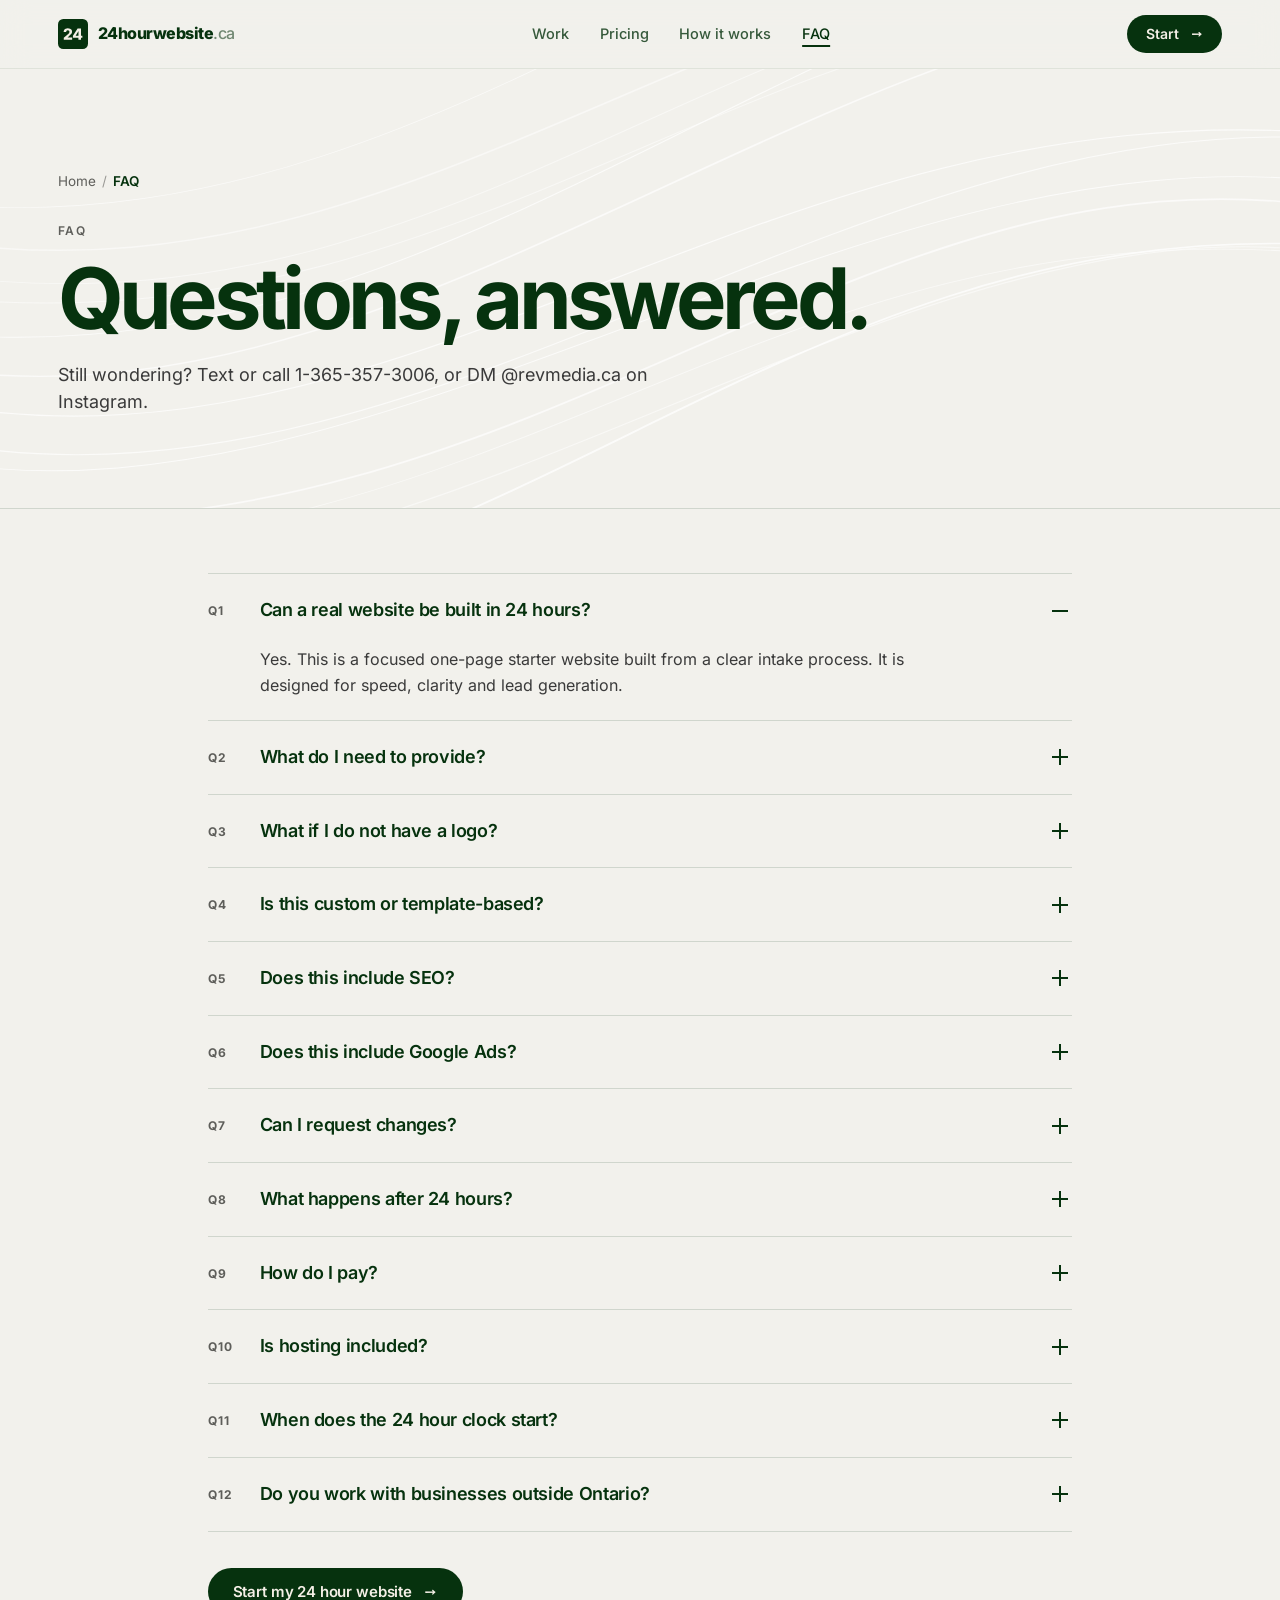
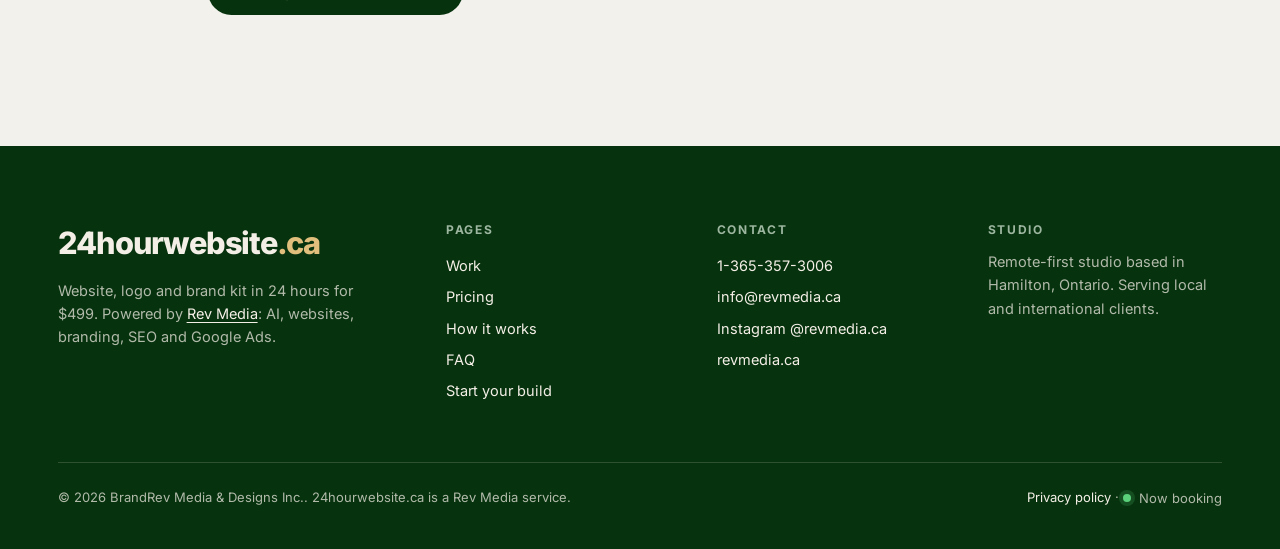
<file: faq/index.html>
<!doctype html>
<html lang="en-CA">
<head>
<meta charset="utf-8">
<meta name="viewport" content="width=device-width, initial-scale=1">
<title>FAQ: 24 Hour Website Questions Answered | 24hourwebsite.ca</title>
<meta name="description" content="Answers about the 24 hour website: what is included, what you need to provide, SEO, revisions, payment, hosting and the money-back guarantee.">
<link rel="canonical" href="https://24hourwebsite.ca/faq/">
<meta name="robots" content="index, follow, max-image-preview:large, max-snippet:-1">
<meta name="theme-color" content="#F2F1EC">
<meta property="og:type" content="website">
<meta property="og:site_name" content="24hourwebsite.ca">
<meta property="og:locale" content="en_CA">
<meta property="og:title" content="FAQ: 24 Hour Website Questions Answered | 24hourwebsite.ca">
<meta property="og:description" content="Answers about the 24 hour website: what is included, what you need to provide, SEO, revisions, payment, hosting and the money-back guarantee.">
<meta property="og:url" content="https://24hourwebsite.ca/faq/">
<meta property="og:image" content="https://24hourwebsite.ca/og-image.jpg">
<meta property="og:image:width" content="1200">
<meta property="og:image:height" content="630">
<meta property="og:image:alt" content="Website, logo and brand kit in 24 hours for $499. 24hourwebsite.ca, powered by Rev Media.">
<meta name="twitter:card" content="summary_large_image">
<meta name="twitter:title" content="FAQ: 24 Hour Website Questions Answered | 24hourwebsite.ca">
<meta name="twitter:description" content="Answers about the 24 hour website: what is included, what you need to provide, SEO, revisions, payment, hosting and the money-back guarantee.">
<meta name="twitter:image" content="https://24hourwebsite.ca/og-image.jpg">
<link rel="icon" href="/favicon.ico" sizes="any">
<link rel="icon" href="/favicon.svg" type="image/svg+xml">
<link rel="apple-touch-icon" href="/apple-touch-icon.png">
<link rel="manifest" href="/site.webmanifest">
<link rel="preload" href="/assets/fonts/inter-latin-wght-normal.woff2" as="font" type="font/woff2" crossorigin>
<link rel="preload" href="/assets/img/paper-lines.svg" as="image" fetchpriority="high">
<link rel="stylesheet" href="/assets/css/site.css?v=20261031">
<script>document.documentElement.className+=' js'</script>
<script src="/analytics.js" defer></script>
<script src="/assets/js/site.js?v=20261031" defer></script>
<script type="application/ld+json">{"@context":"https://schema.org","@graph":[{"@type":"WebPage","@id":"https://24hourwebsite.ca/faq/#webpage","url":"https://24hourwebsite.ca/faq/","name":"Frequently asked questions","description":"Answers about the 24 hour website: what is included, what you need to provide, SEO, revisions, payment, hosting and the money-back guarantee.","isPartOf":{"@id":"https://24hourwebsite.ca/#website"},"about":{"@id":"https://24hourwebsite.ca/#business"},"inLanguage":"en-CA","breadcrumb":{"@id":"https://24hourwebsite.ca/faq/#breadcrumb"}},{"@type":"BreadcrumbList","@id":"https://24hourwebsite.ca/faq/#breadcrumb","itemListElement":[{"@type":"ListItem","position":1,"name":"Home","item":"https://24hourwebsite.ca/"},{"@type":"ListItem","position":2,"name":"FAQ","item":"https://24hourwebsite.ca/faq/"}]},{"@type":"FAQPage","@id":"https://24hourwebsite.ca/faq/#faq","mainEntity":[{"@type":"Question","name":"Can a real website be built in 24 hours?","acceptedAnswer":{"@type":"Answer","text":"Yes. This is a focused one-page starter website built from a clear intake process. It is designed for speed, clarity and lead generation."}},{"@type":"Question","name":"What do I need to provide?","acceptedAnswer":{"@type":"Answer","text":"Your business name, service details, contact information, preferred style, your logo if you have one, and any photos or content you want included."}},{"@type":"Question","name":"What if I do not have a logo?","acceptedAnswer":{"@type":"Answer","text":"That is included. We create a clean starter logo as part of the $499 package."}},{"@type":"Question","name":"Is this custom or template-based?","acceptedAnswer":{"@type":"Answer","text":"It should feel custom to your business, but the process is streamlined so we can deliver quickly."}},{"@type":"Question","name":"Does this include SEO?","acceptedAnswer":{"@type":"Answer","text":"It includes SEO-ready structure, homepage copy, a meta title, meta description, headings and local keyword direction. Full SEO campaigns are available separately through Rev Media."}},{"@type":"Question","name":"Does this include Google Ads?","acceptedAnswer":{"@type":"Answer","text":"No, but Rev Media can set up Google Ads as an upgrade."}},{"@type":"Question","name":"Can I request changes?","acceptedAnswer":{"@type":"Answer","text":"Yes. One light revision round is included after the first delivery. Larger scope changes can be quoted as an upgrade."}},{"@type":"Question","name":"What happens after 24 hours?","acceptedAnswer":{"@type":"Answer","text":"You receive the first version for review. From there you can approve it, request light revisions or upgrade into a larger Rev Media package."}},{"@type":"Question","name":"How do I pay?","acceptedAnswer":{"@type":"Answer","text":"By e-Transfer or credit card. There are no subscriptions and no surprise fees."}},{"@type":"Question","name":"Is hosting included?","acceptedAnswer":{"@type":"Answer","text":"Ongoing hosting and maintenance are not included by default. We can quote them separately or help you set the site up on your own account."}},{"@type":"Question","name":"When does the 24 hour clock start?","acceptedAnswer":{"@type":"Answer","text":"We confirm your request within the hour. The 24 hour clock starts as soon as your intake is complete, meaning we have all the required content and details."}},{"@type":"Question","name":"Do you work with businesses outside Ontario?","acceptedAnswer":{"@type":"Answer","text":"Yes. We are a remote-first studio serving local and international clients."}}]}]}</script>
</head>
<body>
<a class="skip" href="#main">Skip to content</a>
<header class="topbar">
  <div class="wrap">
    <a class="mark" href="/" aria-label="24hourwebsite.ca home"><svg width="30" height="30" viewBox="0 0 40 40" aria-hidden="true" focusable="false"><rect width="40" height="40" rx="7" fill="#06320E"/><path fill="#F4EFE6" transform="translate(6.571 27.699) scale(0.010197)" d="M111.439453125 0.0V-253.281494140625L652.800048828125 -731.7607421875Q714.519775390625 -788.3203125 758.11962890625 -835.4200439453125Q801.719482421875 -882.519775390625 824.7794189453125 -929.9595947265625Q847.83935546875 -977.3994140625 847.83935546875 -1034.2392578125Q847.83935546875 -1096.279052734375 820.3394775390625 -1140.7388916015625Q792.839599609375 -1185.19873046875 745.4197998046875 -1209.2386474609375Q698.0 -1233.278564453125 636.240234375 -1233.278564453125Q573.280517578125 -1233.278564453125 525.980712890625 -1207.898681640625Q478.680908203125 -1182.518798828125 452.6610107421875 -1134.8389892578125Q426.64111328125 -1087.1591796875 426.64111328125 -1019.119384765625H91.119140625Q91.119140625 -1170.11962890625 159.3392333984375 -1279.999755859375Q227.559326171875 -1389.8798828125 350.799560546875 -1449.93994140625Q474.039794921875 -1510.0 637.440185546875 -1510.0Q805.400634765625 -1510.0 929.5609130859375 -1453.3599853515625Q1053.72119140625 -1396.719970703125 1122.101318359375 -1295.4998779296875Q1190.4814453125 -1194.27978515625 1190.4814453125 -1060.5595703125Q1190.4814453125 -975.759521484375 1156.5413818359375 -893.179443359375Q1122.601318359375 -810.599365234375 1035.1611328125 -709.039306640625Q947.720947265625 -607.479248046875 786.08056640625 -466.71923828125L601.4423828125 -295.281494140625V-284.801513671875H1208.641357421875V0.0ZM1306.4796484375 -249.039306640625V-524.880859375L1918.959140625 -1490.0H2162.400791015625V-1113.67822265625H2020.7999609375L1657.681552734375 -539.7607421875V-527.7607421875H2542.721591796875V-249.039306640625ZM2024.959873046875 0.0V-333.039794921875L2032.7999609375 -455.4404296875V-1490.0H2363.521884765625V0.0Z"/></svg><span>24hourwebsite<span>.ca</span></span></a>
    <nav aria-label="Main"><a href="/work/">Work</a><a href="/pricing/">Pricing</a><a href="/how-it-works/" class="hide-sm">How it works</a><a href="/faq/" aria-current="page">FAQ</a></nav>
    <a class="btn btn-ink" href="/start/">Start <span class="arr" aria-hidden="true">&rarr;</span></a>
  </div>
</header>
<main id="main">
<header class="phead"><div class="wrap"><nav aria-label="Breadcrumb"><ol class="crumbs"><li><a href="/">Home</a></li><li><span aria-current="page">FAQ</span></li></ol></nav><p class="kicker">FAQ</p><h1>Questions, answered.</h1><p class="lead">Still wondering? Text or call 1-365-357-3006, or DM @revmedia.ca on Instagram.</p></div></header>
<section class="sec tight"><div class="wrap" style="max-width:980px"><div class="faq"><details open><summary><small>Q1</small><span>Can a real website be built in 24 hours?</span><i aria-hidden="true"></i></summary><div class="a"><p>Yes. This is a focused one-page starter website built from a clear intake process. It is designed for speed, clarity and lead generation.</p></div></details><details><summary><small>Q2</small><span>What do I need to provide?</span><i aria-hidden="true"></i></summary><div class="a"><p>Your business name, service details, contact information, preferred style, your logo if you have one, and any photos or content you want included.</p></div></details><details><summary><small>Q3</small><span>What if I do not have a logo?</span><i aria-hidden="true"></i></summary><div class="a"><p>That is included. We create a clean starter logo as part of the $499 package.</p></div></details><details><summary><small>Q4</small><span>Is this custom or template-based?</span><i aria-hidden="true"></i></summary><div class="a"><p>It should feel custom to your business, but the process is streamlined so we can deliver quickly.</p></div></details><details><summary><small>Q5</small><span>Does this include SEO?</span><i aria-hidden="true"></i></summary><div class="a"><p>It includes SEO-ready structure, homepage copy, a meta title, meta description, headings and local keyword direction. Full SEO campaigns are available separately through Rev Media.</p></div></details><details><summary><small>Q6</small><span>Does this include Google Ads?</span><i aria-hidden="true"></i></summary><div class="a"><p>No, but Rev Media can set up Google Ads as an upgrade.</p></div></details><details><summary><small>Q7</small><span>Can I request changes?</span><i aria-hidden="true"></i></summary><div class="a"><p>Yes. One light revision round is included after the first delivery. Larger scope changes can be quoted as an upgrade.</p></div></details><details><summary><small>Q8</small><span>What happens after 24 hours?</span><i aria-hidden="true"></i></summary><div class="a"><p>You receive the first version for review. From there you can approve it, request light revisions or upgrade into a larger Rev Media package.</p></div></details><details><summary><small>Q9</small><span>How do I pay?</span><i aria-hidden="true"></i></summary><div class="a"><p>By e-Transfer or credit card. There are no subscriptions and no surprise fees.</p></div></details><details><summary><small>Q10</small><span>Is hosting included?</span><i aria-hidden="true"></i></summary><div class="a"><p>Ongoing hosting and maintenance are not included by default. We can quote them separately or help you set the site up on your own account.</p></div></details><details><summary><small>Q11</small><span>When does the 24 hour clock start?</span><i aria-hidden="true"></i></summary><div class="a"><p>We confirm your request within the hour. The 24 hour clock starts as soon as your intake is complete, meaning we have all the required content and details.</p></div></details><details><summary><small>Q12</small><span>Do you work with businesses outside Ontario?</span><i aria-hidden="true"></i></summary><div class="a"><p>Yes. We are a remote-first studio serving local and international clients.</p></div></details></div><p style="margin-top:36px"><a class="btn btn-ink" href="/start/">Start my 24 hour website <span class="arr" aria-hidden="true">&rarr;</span></a></p></div></section>
</main>
<footer class="foot">
  <div class="wrap">
    <div class="foot-grid">
      <div>
        <a class="f-word" href="/">24hourwebsite<span>.ca</span></a>
        <p>Website, logo and brand kit in 24 hours for $499. Powered by <a href="https://revmedia.ca/" style="color:var(--cream);text-decoration:underline;text-underline-offset:3px">Rev Media</a>: AI, websites, branding, SEO and Google Ads.</p>
      </div>
      <div><h2>Pages</h2><ul><li><a href="/work/">Work</a></li><li><a href="/pricing/">Pricing</a></li><li><a href="/how-it-works/">How it works</a></li><li><a href="/faq/">FAQ</a></li><li><a href="/start/">Start your build</a></li></ul></div>
      <div><h2>Contact</h2><ul><li><a href="tel:+13653573006">1-365-357-3006</a></li><li><a href="mailto:info@revmedia.ca">info@revmedia.ca</a></li><li><a href="https://www.instagram.com/revmedia.ca/" target="_blank" rel="noopener">Instagram @revmedia.ca</a></li><li><a href="https://revmedia.ca/" target="_blank" rel="noopener">revmedia.ca</a></li></ul></div>
      <div><h2>Studio</h2><p style="margin-top:0">Remote-first studio based in Hamilton, Ontario. Serving local and international clients.</p></div>
    </div>
    <div class="foot-base">
      <span>&copy; <span data-year>2026</span> BrandRev Media & Designs Inc.. 24hourwebsite.ca is a Rev Media service.</span>
      <span><a href="/privacy/">Privacy policy</a> &middot; <span class="live">Now booking</span></span>
    </div>
  </div>
</footer>
<div class="sticky" data-callbar><span>$499 &middot; ready in 24 hours</span><a href="/start/">Start my website <span class="arr" aria-hidden="true">&rarr;</span></a></div>
</body>
</html>
</file>
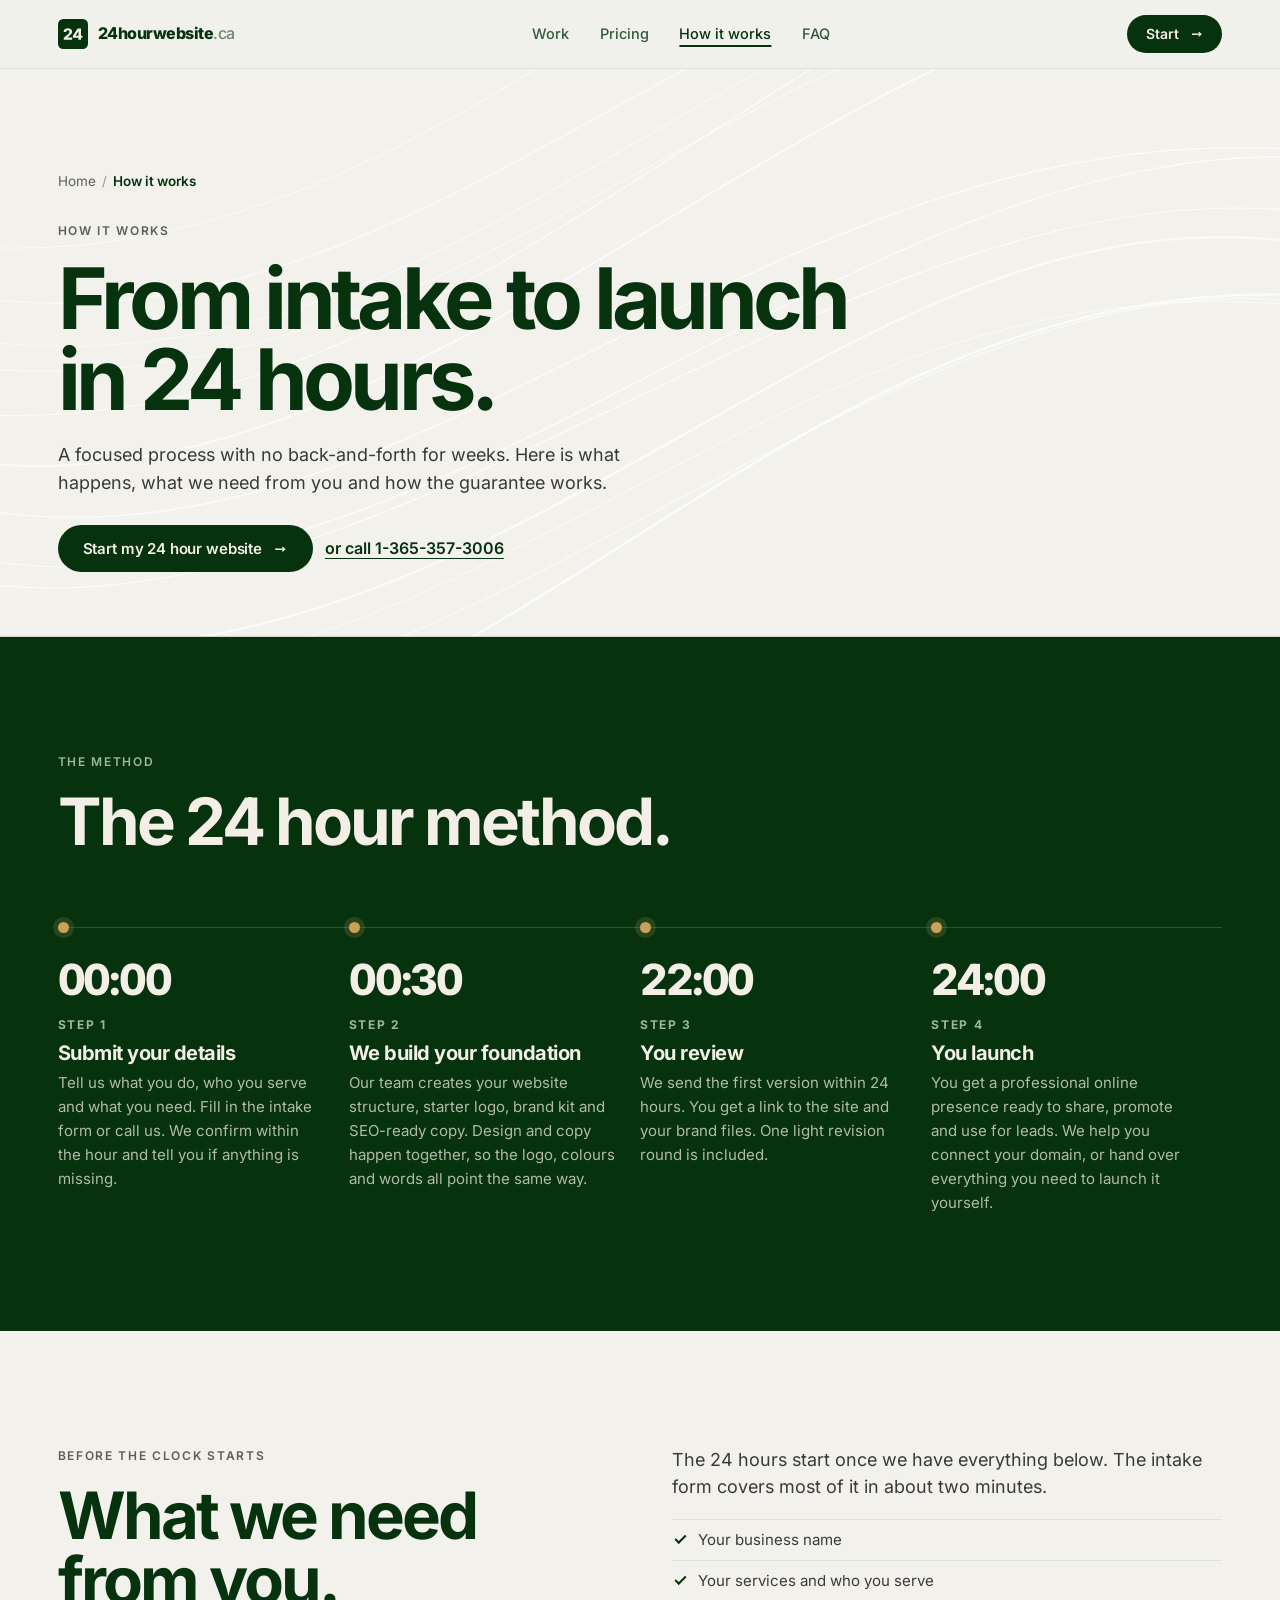
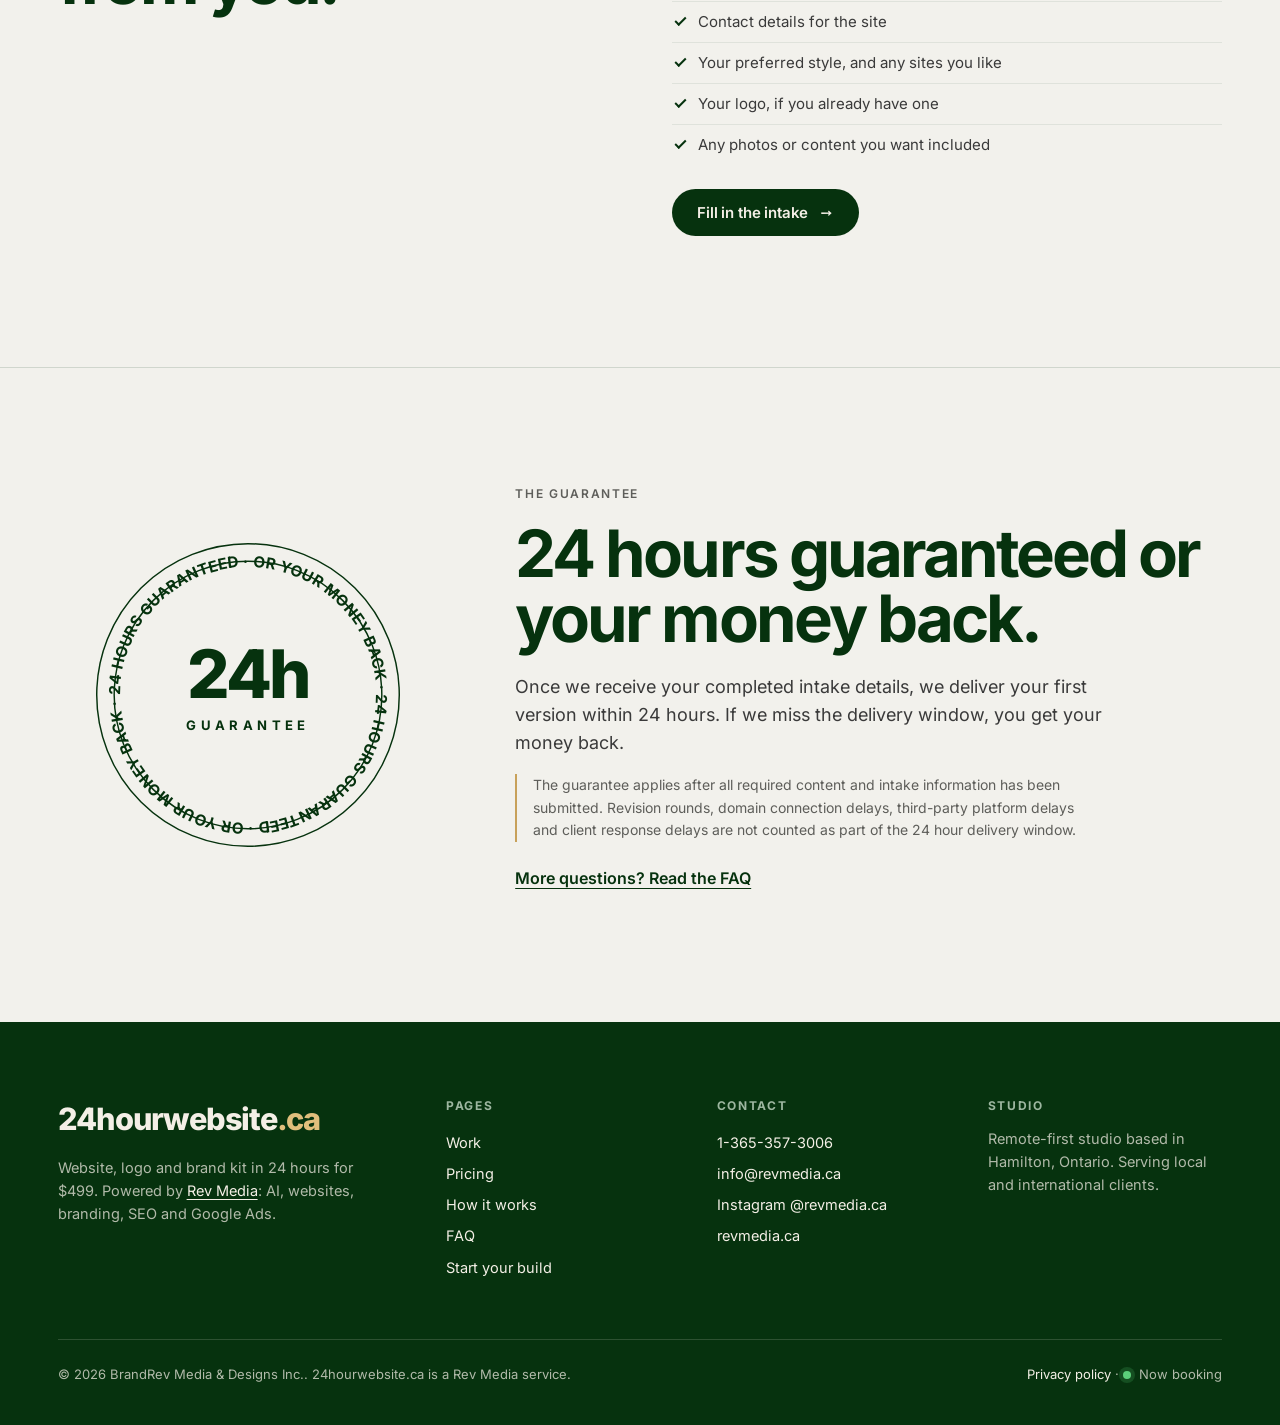
<file: how-it-works/index.html>
<!doctype html>
<html lang="en-CA">
<head>
<meta charset="utf-8">
<meta name="viewport" content="width=device-width, initial-scale=1">
<title>How It Works: From Intake to Launch in 24 Hours | 24hourwebsite.ca</title>
<meta name="description" content="Submit your details, we build your website, logo and brand kit, and you review the first version within 24 hours. The process, what we need and how the guarantee works.">
<link rel="canonical" href="https://24hourwebsite.ca/how-it-works/">
<meta name="robots" content="index, follow, max-image-preview:large, max-snippet:-1">
<meta name="theme-color" content="#F2F1EC">
<meta property="og:type" content="website">
<meta property="og:site_name" content="24hourwebsite.ca">
<meta property="og:locale" content="en_CA">
<meta property="og:title" content="How It Works: From Intake to Launch in 24 Hours | 24hourwebsite.ca">
<meta property="og:description" content="Submit your details, we build your website, logo and brand kit, and you review the first version within 24 hours. The process, what we need and how the guarantee works.">
<meta property="og:url" content="https://24hourwebsite.ca/how-it-works/">
<meta property="og:image" content="https://24hourwebsite.ca/og-image.jpg">
<meta property="og:image:width" content="1200">
<meta property="og:image:height" content="630">
<meta property="og:image:alt" content="Website, logo and brand kit in 24 hours for $499. 24hourwebsite.ca, powered by Rev Media.">
<meta name="twitter:card" content="summary_large_image">
<meta name="twitter:title" content="How It Works: From Intake to Launch in 24 Hours | 24hourwebsite.ca">
<meta name="twitter:description" content="Submit your details, we build your website, logo and brand kit, and you review the first version within 24 hours. The process, what we need and how the guarantee works.">
<meta name="twitter:image" content="https://24hourwebsite.ca/og-image.jpg">
<link rel="icon" href="/favicon.ico" sizes="any">
<link rel="icon" href="/favicon.svg" type="image/svg+xml">
<link rel="apple-touch-icon" href="/apple-touch-icon.png">
<link rel="manifest" href="/site.webmanifest">
<link rel="preload" href="/assets/fonts/inter-latin-wght-normal.woff2" as="font" type="font/woff2" crossorigin>
<link rel="preload" href="/assets/img/paper-lines.svg" as="image" fetchpriority="high">
<link rel="stylesheet" href="/assets/css/site.css?v=20261031">
<script>document.documentElement.className+=' js'</script>
<script src="/analytics.js" defer></script>
<script src="/assets/js/site.js?v=20261031" defer></script>
<script type="application/ld+json">{"@context":"https://schema.org","@graph":[{"@type":"WebPage","@id":"https://24hourwebsite.ca/how-it-works/#webpage","url":"https://24hourwebsite.ca/how-it-works/","name":"How it works","description":"Submit your details, we build your website, logo and brand kit, and you review the first version within 24 hours. The process, what we need and how the guarantee works.","isPartOf":{"@id":"https://24hourwebsite.ca/#website"},"about":{"@id":"https://24hourwebsite.ca/#business"},"inLanguage":"en-CA","breadcrumb":{"@id":"https://24hourwebsite.ca/how-it-works/#breadcrumb"}},{"@type":"BreadcrumbList","@id":"https://24hourwebsite.ca/how-it-works/#breadcrumb","itemListElement":[{"@type":"ListItem","position":1,"name":"Home","item":"https://24hourwebsite.ca/"},{"@type":"ListItem","position":2,"name":"How it works","item":"https://24hourwebsite.ca/how-it-works/"}]},{"@type":"HowTo","name":"How a 24 hour website gets built","totalTime":"PT24H","estimatedCost":{"@type":"MonetaryAmount","currency":"CAD","value":"499"},"step":[{"@type":"HowToStep","position":1,"name":"Submit your details","text":"Tell us what you do, who you serve and what you need."},{"@type":"HowToStep","position":2,"name":"We build your foundation","text":"Our team creates your website structure, starter logo, brand kit and SEO-ready copy."},{"@type":"HowToStep","position":3,"name":"You review","text":"We send the first version within 24 hours."},{"@type":"HowToStep","position":4,"name":"You launch","text":"You get a professional online presence ready to share, promote and use for leads."}]}]}</script>
</head>
<body>
<a class="skip" href="#main">Skip to content</a>
<header class="topbar">
  <div class="wrap">
    <a class="mark" href="/" aria-label="24hourwebsite.ca home"><svg width="30" height="30" viewBox="0 0 40 40" aria-hidden="true" focusable="false"><rect width="40" height="40" rx="7" fill="#06320E"/><path fill="#F4EFE6" transform="translate(6.571 27.699) scale(0.010197)" d="M111.439453125 0.0V-253.281494140625L652.800048828125 -731.7607421875Q714.519775390625 -788.3203125 758.11962890625 -835.4200439453125Q801.719482421875 -882.519775390625 824.7794189453125 -929.9595947265625Q847.83935546875 -977.3994140625 847.83935546875 -1034.2392578125Q847.83935546875 -1096.279052734375 820.3394775390625 -1140.7388916015625Q792.839599609375 -1185.19873046875 745.4197998046875 -1209.2386474609375Q698.0 -1233.278564453125 636.240234375 -1233.278564453125Q573.280517578125 -1233.278564453125 525.980712890625 -1207.898681640625Q478.680908203125 -1182.518798828125 452.6610107421875 -1134.8389892578125Q426.64111328125 -1087.1591796875 426.64111328125 -1019.119384765625H91.119140625Q91.119140625 -1170.11962890625 159.3392333984375 -1279.999755859375Q227.559326171875 -1389.8798828125 350.799560546875 -1449.93994140625Q474.039794921875 -1510.0 637.440185546875 -1510.0Q805.400634765625 -1510.0 929.5609130859375 -1453.3599853515625Q1053.72119140625 -1396.719970703125 1122.101318359375 -1295.4998779296875Q1190.4814453125 -1194.27978515625 1190.4814453125 -1060.5595703125Q1190.4814453125 -975.759521484375 1156.5413818359375 -893.179443359375Q1122.601318359375 -810.599365234375 1035.1611328125 -709.039306640625Q947.720947265625 -607.479248046875 786.08056640625 -466.71923828125L601.4423828125 -295.281494140625V-284.801513671875H1208.641357421875V0.0ZM1306.4796484375 -249.039306640625V-524.880859375L1918.959140625 -1490.0H2162.400791015625V-1113.67822265625H2020.7999609375L1657.681552734375 -539.7607421875V-527.7607421875H2542.721591796875V-249.039306640625ZM2024.959873046875 0.0V-333.039794921875L2032.7999609375 -455.4404296875V-1490.0H2363.521884765625V0.0Z"/></svg><span>24hourwebsite<span>.ca</span></span></a>
    <nav aria-label="Main"><a href="/work/">Work</a><a href="/pricing/">Pricing</a><a href="/how-it-works/" class="hide-sm" aria-current="page">How it works</a><a href="/faq/">FAQ</a></nav>
    <a class="btn btn-ink" href="/start/">Start <span class="arr" aria-hidden="true">&rarr;</span></a>
  </div>
</header>
<main id="main">
<header class="phead"><div class="wrap"><nav aria-label="Breadcrumb"><ol class="crumbs"><li><a href="/">Home</a></li><li><span aria-current="page">How it works</span></li></ol></nav><p class="kicker">How it works</p><h1>From intake to launch in 24 hours.</h1><p class="lead">A focused process with no back-and-forth for weeks. Here is what happens, what we need from you and how the guarantee works.</p><div class="ctas"><a class="btn btn-ink" href="/start/">Start my 24 hour website <span class="arr" aria-hidden="true">&rarr;</span></a><a class="link" href="tel:+13653573006">or call 1-365-357-3006</a></div></div></header>
<section class="sec dark" aria-labelledby="m-h"><div class="wrap"><div class="head"><div><p class="kicker">The method</p><h2 id="m-h" class="h2">The 24 hour method.</h2></div></div><ol class="timeline"><li class="rv"><div class="t">00:00</div><div class="s">Step 1</div><h3>Submit your details</h3><p>Tell us what you do, who you serve and what you need. Fill in the intake form or call us. We confirm within the hour and tell you if anything is missing.</p></li><li class="rv"><div class="t">00:30</div><div class="s">Step 2</div><h3>We build your foundation</h3><p>Our team creates your website structure, starter logo, brand kit and SEO-ready copy. Design and copy happen together, so the logo, colours and words all point the same way.</p></li><li class="rv"><div class="t">22:00</div><div class="s">Step 3</div><h3>You review</h3><p>We send the first version within 24 hours. You get a link to the site and your brand files. One light revision round is included.</p></li><li class="rv"><div class="t">24:00</div><div class="s">Step 4</div><h3>You launch</h3><p>You get a professional online presence ready to share, promote and use for leads. We help you connect your domain, or hand over everything you need to launch it yourself.</p></li></ol></div></section>
<section class="sec" aria-labelledby="need-h"><div class="wrap two">
  <div><p class="kicker">Before the clock starts</p><h2 id="need-h" class="h2">What we need from you.</h2></div>
  <div><p class="lead">The 24 hours start once we have everything below. The intake form covers most of it in about two minutes.</p><ul class="ticks"><li>Your business name</li><li>Your services and who you serve</li><li>Contact details for the site</li><li>Your preferred style, and any sites you like</li><li>Your logo, if you already have one</li><li>Any photos or content you want included</li></ul><p style="margin-top:24px"><a class="btn btn-ink" href="/start/">Fill in the intake <span class="arr" aria-hidden="true">&rarr;</span></a></p></div>
</div></section>
<section class="sec sec-line" aria-labelledby="g-h"><div class="wrap guarantee"><div class="seal-wrap"><svg class="seal" viewBox="0 0 220 220" role="img" aria-label="24 hour guarantee seal"><defs><path id="g-circ" d="M 110,110 m -88,0 a 88,88 0 1,1 176,0 a 88,88 0 1,1 -176,0"/></defs><circle cx="110" cy="110" r="104" fill="none" stroke="currentColor" stroke-width="1"/><circle cx="110" cy="110" r="92" fill="none" stroke="currentColor" stroke-width="1"/><g class="ring"><text font-family="Inter, sans-serif" font-size="10.5" font-weight="700" fill="currentColor"><textPath href="#g-circ" textLength="548" lengthAdjust="spacing">24 HOURS GUARANTEED &#183; OR YOUR MONEY BACK &#183; 24 HOURS GUARANTEED &#183; OR YOUR MONEY BACK &#183;</textPath></text></g><text x="110" y="112" text-anchor="middle" font-family="Inter, sans-serif" font-weight="800" font-size="46" letter-spacing="-2" fill="currentColor">24h</text><text x="110" y="134" text-anchor="middle" font-family="Inter, sans-serif" font-weight="700" font-size="9" letter-spacing="3" fill="currentColor">GUARANTEE</text></svg></div><div><p class="kicker">The guarantee</p><h2 id="g-h" class="h2" style="margin-bottom:22px">24 hours guaranteed or your money back.</h2><p class="lead">Once we receive your completed intake details, we deliver your first version within 24 hours. If we miss the delivery window, you get your money back.</p>
<p class="fine">The guarantee applies after all required content and intake information has been submitted. Revision rounds, domain connection delays, third-party platform delays and client response delays are not counted as part of the 24 hour delivery window.</p><p style="margin-top:24px"><a class="link" href="/faq/">More questions? Read the FAQ</a></p></div></div></section>
</main>
<footer class="foot">
  <div class="wrap">
    <div class="foot-grid">
      <div>
        <a class="f-word" href="/">24hourwebsite<span>.ca</span></a>
        <p>Website, logo and brand kit in 24 hours for $499. Powered by <a href="https://revmedia.ca/" style="color:var(--cream);text-decoration:underline;text-underline-offset:3px">Rev Media</a>: AI, websites, branding, SEO and Google Ads.</p>
      </div>
      <div><h2>Pages</h2><ul><li><a href="/work/">Work</a></li><li><a href="/pricing/">Pricing</a></li><li><a href="/how-it-works/">How it works</a></li><li><a href="/faq/">FAQ</a></li><li><a href="/start/">Start your build</a></li></ul></div>
      <div><h2>Contact</h2><ul><li><a href="tel:+13653573006">1-365-357-3006</a></li><li><a href="mailto:info@revmedia.ca">info@revmedia.ca</a></li><li><a href="https://www.instagram.com/revmedia.ca/" target="_blank" rel="noopener">Instagram @revmedia.ca</a></li><li><a href="https://revmedia.ca/" target="_blank" rel="noopener">revmedia.ca</a></li></ul></div>
      <div><h2>Studio</h2><p style="margin-top:0">Remote-first studio based in Hamilton, Ontario. Serving local and international clients.</p></div>
    </div>
    <div class="foot-base">
      <span>&copy; <span data-year>2026</span> BrandRev Media & Designs Inc.. 24hourwebsite.ca is a Rev Media service.</span>
      <span><a href="/privacy/">Privacy policy</a> &middot; <span class="live">Now booking</span></span>
    </div>
  </div>
</footer>
<div class="sticky" data-callbar><span>$499 &middot; ready in 24 hours</span><a href="/start/">Start my website <span class="arr" aria-hidden="true">&rarr;</span></a></div>
</body>
</html>
</file>
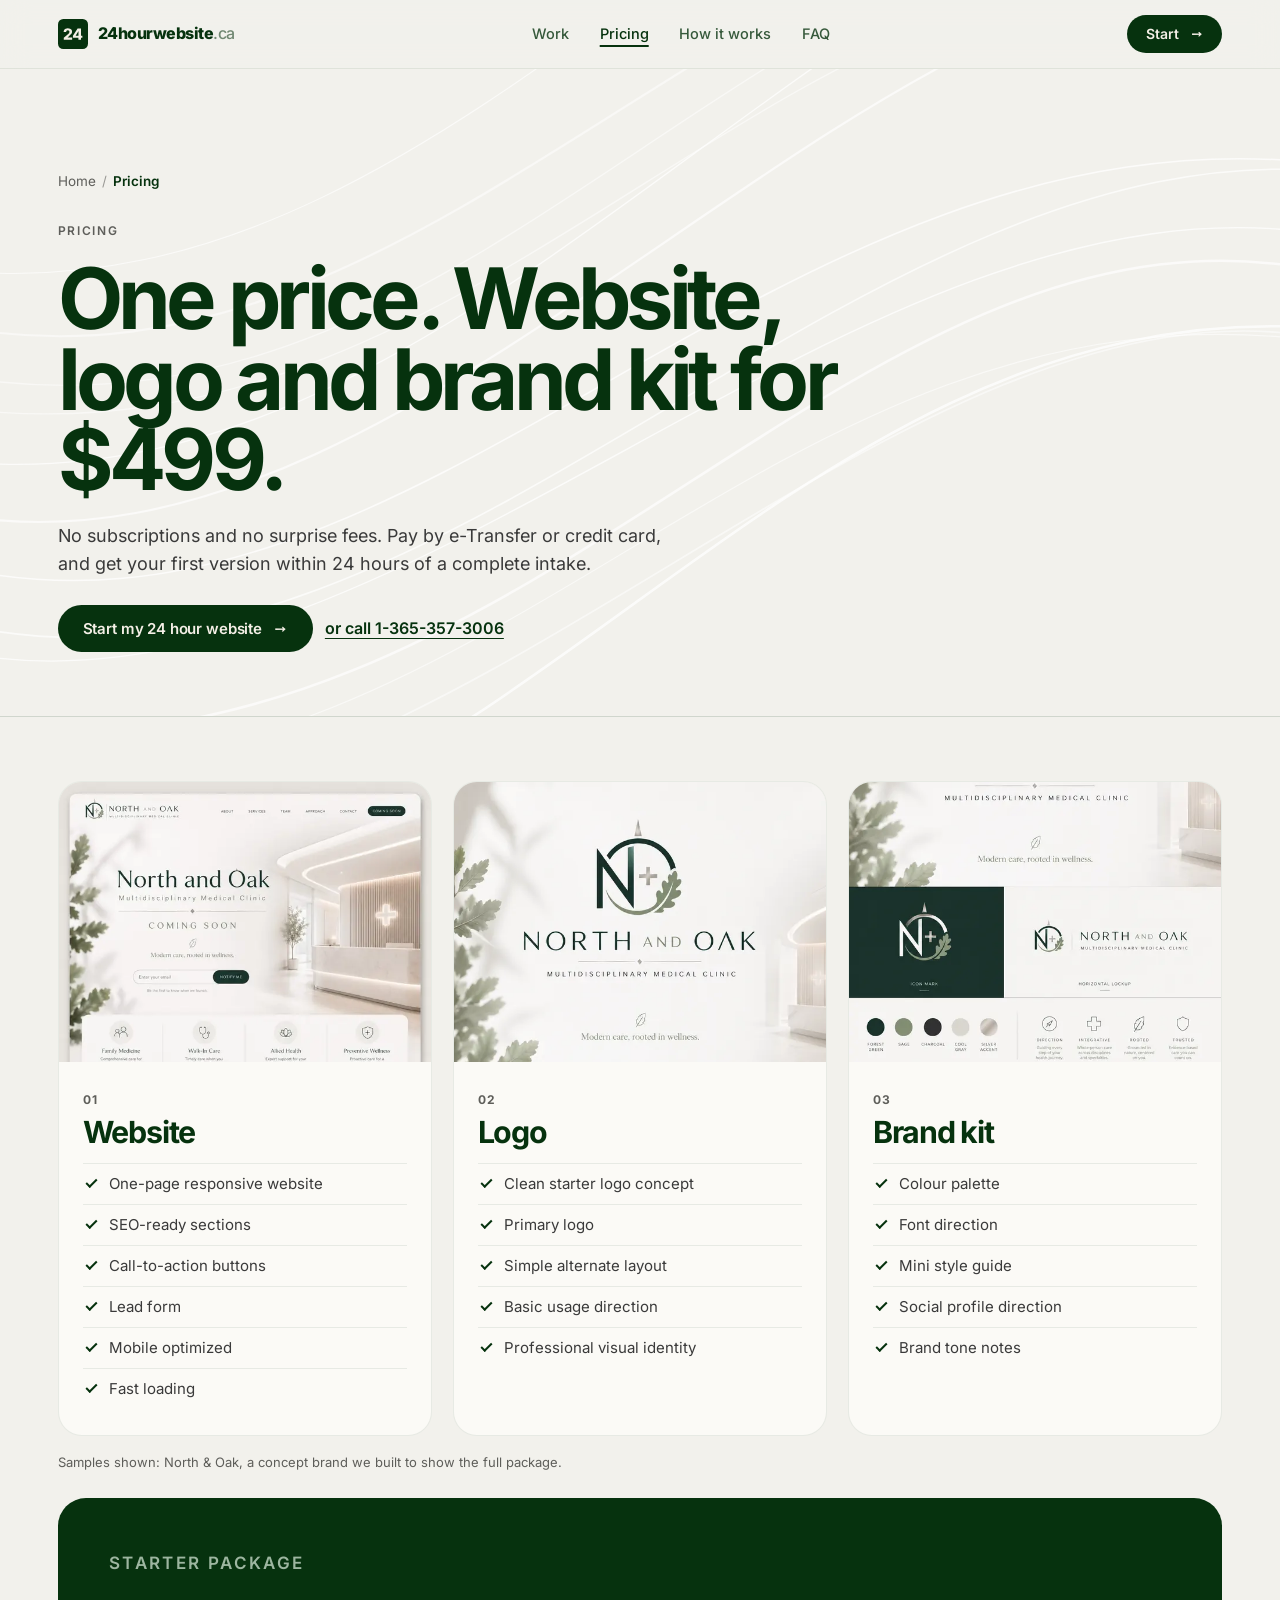
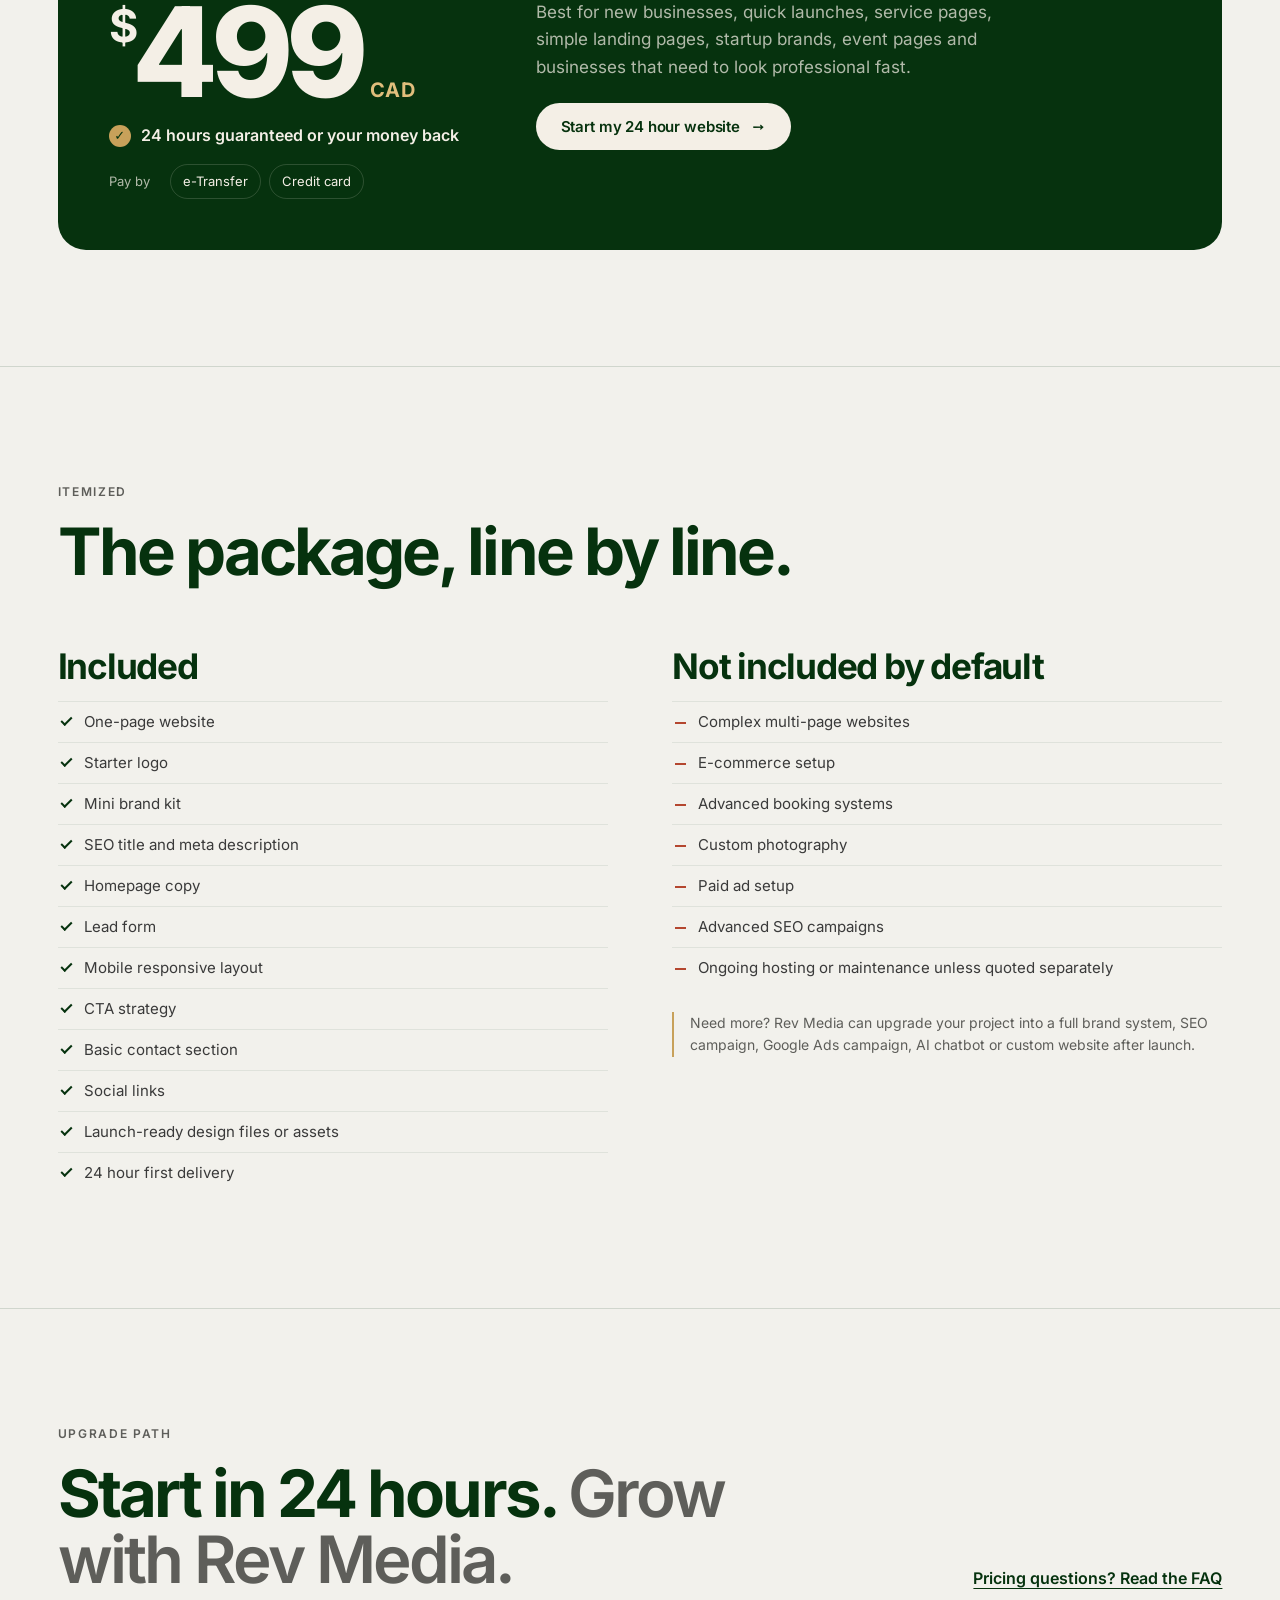
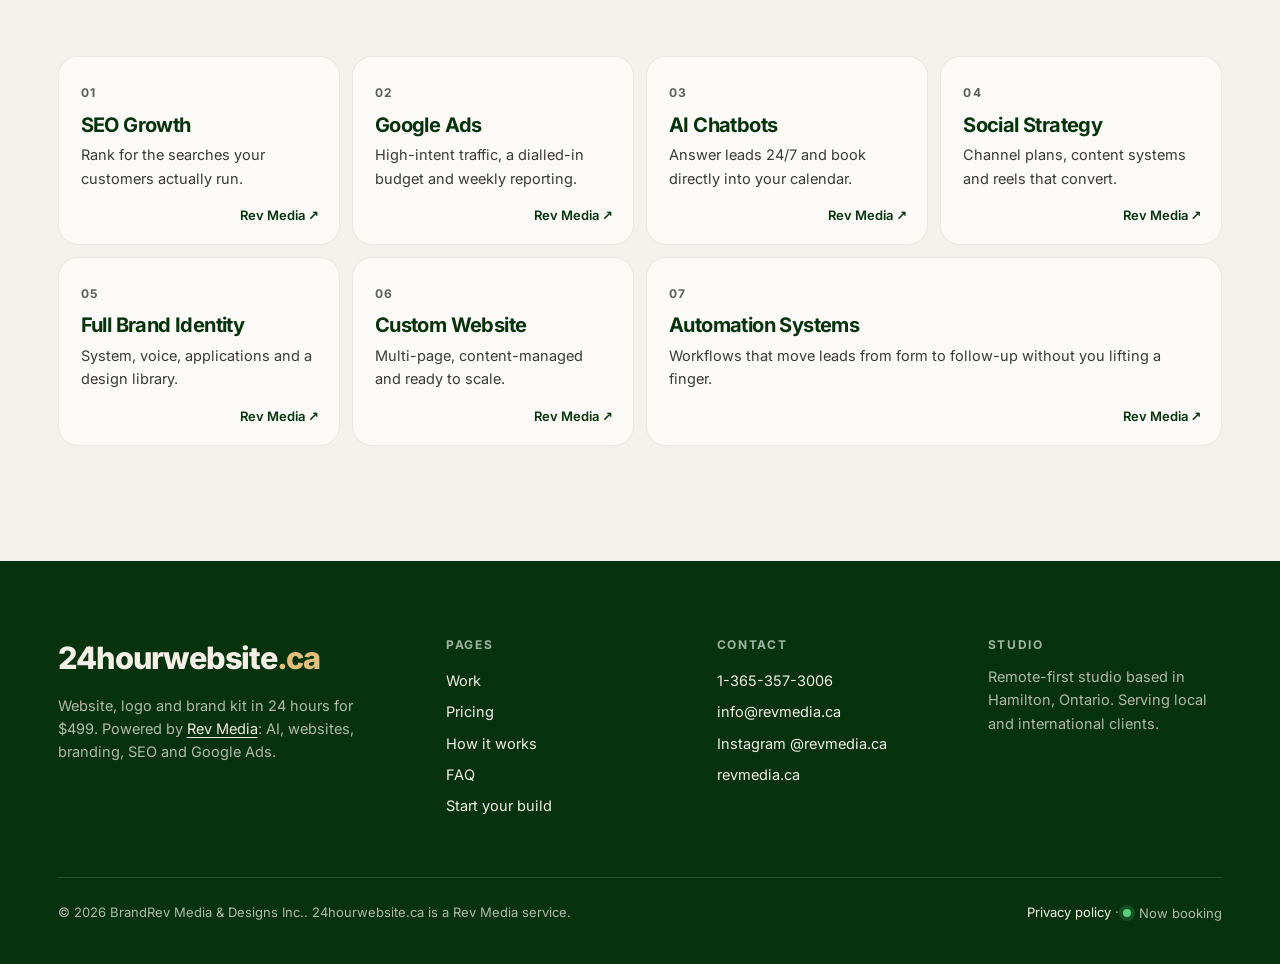
<file: pricing/index.html>
<!doctype html>
<html lang="en-CA">
<head>
<meta charset="utf-8">
<meta name="viewport" content="width=device-width, initial-scale=1">
<title>Pricing: $499 Website, Logo &amp; Brand Kit | 24hourwebsite.ca</title>
<meta name="description" content="One flat price: a one-page website, starter logo and mini brand kit for $499 CAD, delivered in 24 hours. See exactly what is included and what is not.">
<link rel="canonical" href="https://24hourwebsite.ca/pricing/">
<meta name="robots" content="index, follow, max-image-preview:large, max-snippet:-1">
<meta name="theme-color" content="#F2F1EC">
<meta property="og:type" content="website">
<meta property="og:site_name" content="24hourwebsite.ca">
<meta property="og:locale" content="en_CA">
<meta property="og:title" content="Pricing: $499 Website, Logo &amp; Brand Kit | 24hourwebsite.ca">
<meta property="og:description" content="One flat price: a one-page website, starter logo and mini brand kit for $499 CAD, delivered in 24 hours. See exactly what is included and what is not.">
<meta property="og:url" content="https://24hourwebsite.ca/pricing/">
<meta property="og:image" content="https://24hourwebsite.ca/og-image.jpg">
<meta property="og:image:width" content="1200">
<meta property="og:image:height" content="630">
<meta property="og:image:alt" content="Website, logo and brand kit in 24 hours for $499. 24hourwebsite.ca, powered by Rev Media.">
<meta name="twitter:card" content="summary_large_image">
<meta name="twitter:title" content="Pricing: $499 Website, Logo &amp; Brand Kit | 24hourwebsite.ca">
<meta name="twitter:description" content="One flat price: a one-page website, starter logo and mini brand kit for $499 CAD, delivered in 24 hours. See exactly what is included and what is not.">
<meta name="twitter:image" content="https://24hourwebsite.ca/og-image.jpg">
<link rel="icon" href="/favicon.ico" sizes="any">
<link rel="icon" href="/favicon.svg" type="image/svg+xml">
<link rel="apple-touch-icon" href="/apple-touch-icon.png">
<link rel="manifest" href="/site.webmanifest">
<link rel="preload" href="/assets/fonts/inter-latin-wght-normal.woff2" as="font" type="font/woff2" crossorigin>
<link rel="preload" href="/assets/img/paper-lines.svg" as="image" fetchpriority="high">
<link rel="stylesheet" href="/assets/css/site.css?v=20261031">
<script>document.documentElement.className+=' js'</script>
<script src="/analytics.js" defer></script>
<script src="/assets/js/site.js?v=20261031" defer></script>
<script type="application/ld+json">{"@context":"https://schema.org","@graph":[{"@type":"WebPage","@id":"https://24hourwebsite.ca/pricing/#webpage","url":"https://24hourwebsite.ca/pricing/","name":"Pricing","description":"One flat price: a one-page website, starter logo and mini brand kit for $499 CAD, delivered in 24 hours. See exactly what is included and what is not.","isPartOf":{"@id":"https://24hourwebsite.ca/#website"},"about":{"@id":"https://24hourwebsite.ca/#business"},"inLanguage":"en-CA","breadcrumb":{"@id":"https://24hourwebsite.ca/pricing/#breadcrumb"},"mainEntity":{"@id":"https://24hourwebsite.ca/pricing/#offer"}},{"@type":"BreadcrumbList","@id":"https://24hourwebsite.ca/pricing/#breadcrumb","itemListElement":[{"@type":"ListItem","position":1,"name":"Home","item":"https://24hourwebsite.ca/"},{"@type":"ListItem","position":2,"name":"Pricing","item":"https://24hourwebsite.ca/pricing/"}]},{"@type":"Offer","@id":"https://24hourwebsite.ca/pricing/#offer","name":"24 Hour Website, Logo and Brand Kit","price":"499","priceCurrency":"CAD","availability":"https://schema.org/InStock","url":"https://24hourwebsite.ca/pricing/","seller":{"@id":"https://24hourwebsite.ca/#business"},"itemOffered":{"@type":"Service","name":"24 Hour Website, Logo and Brand Kit","description":"One-page responsive website, starter logo and mini brand kit with a 24 hour first delivery.","provider":{"@id":"https://24hourwebsite.ca/#business"}}}]}</script>
</head>
<body>
<a class="skip" href="#main">Skip to content</a>
<header class="topbar">
  <div class="wrap">
    <a class="mark" href="/" aria-label="24hourwebsite.ca home"><svg width="30" height="30" viewBox="0 0 40 40" aria-hidden="true" focusable="false"><rect width="40" height="40" rx="7" fill="#06320E"/><path fill="#F4EFE6" transform="translate(6.571 27.699) scale(0.010197)" d="M111.439453125 0.0V-253.281494140625L652.800048828125 -731.7607421875Q714.519775390625 -788.3203125 758.11962890625 -835.4200439453125Q801.719482421875 -882.519775390625 824.7794189453125 -929.9595947265625Q847.83935546875 -977.3994140625 847.83935546875 -1034.2392578125Q847.83935546875 -1096.279052734375 820.3394775390625 -1140.7388916015625Q792.839599609375 -1185.19873046875 745.4197998046875 -1209.2386474609375Q698.0 -1233.278564453125 636.240234375 -1233.278564453125Q573.280517578125 -1233.278564453125 525.980712890625 -1207.898681640625Q478.680908203125 -1182.518798828125 452.6610107421875 -1134.8389892578125Q426.64111328125 -1087.1591796875 426.64111328125 -1019.119384765625H91.119140625Q91.119140625 -1170.11962890625 159.3392333984375 -1279.999755859375Q227.559326171875 -1389.8798828125 350.799560546875 -1449.93994140625Q474.039794921875 -1510.0 637.440185546875 -1510.0Q805.400634765625 -1510.0 929.5609130859375 -1453.3599853515625Q1053.72119140625 -1396.719970703125 1122.101318359375 -1295.4998779296875Q1190.4814453125 -1194.27978515625 1190.4814453125 -1060.5595703125Q1190.4814453125 -975.759521484375 1156.5413818359375 -893.179443359375Q1122.601318359375 -810.599365234375 1035.1611328125 -709.039306640625Q947.720947265625 -607.479248046875 786.08056640625 -466.71923828125L601.4423828125 -295.281494140625V-284.801513671875H1208.641357421875V0.0ZM1306.4796484375 -249.039306640625V-524.880859375L1918.959140625 -1490.0H2162.400791015625V-1113.67822265625H2020.7999609375L1657.681552734375 -539.7607421875V-527.7607421875H2542.721591796875V-249.039306640625ZM2024.959873046875 0.0V-333.039794921875L2032.7999609375 -455.4404296875V-1490.0H2363.521884765625V0.0Z"/></svg><span>24hourwebsite<span>.ca</span></span></a>
    <nav aria-label="Main"><a href="/work/">Work</a><a href="/pricing/" aria-current="page">Pricing</a><a href="/how-it-works/" class="hide-sm">How it works</a><a href="/faq/">FAQ</a></nav>
    <a class="btn btn-ink" href="/start/">Start <span class="arr" aria-hidden="true">&rarr;</span></a>
  </div>
</header>
<main id="main">
<header class="phead"><div class="wrap"><nav aria-label="Breadcrumb"><ol class="crumbs"><li><a href="/">Home</a></li><li><span aria-current="page">Pricing</span></li></ol></nav><p class="kicker">Pricing</p><h1>One price. Website, logo and brand kit for $499.</h1><p class="lead">No subscriptions and no surprise fees. Pay by e-Transfer or credit card, and get your first version within 24 hours of a complete intake.</p><div class="ctas"><a class="btn btn-ink" href="/start/">Start my 24 hour website <span class="arr" aria-hidden="true">&rarr;</span></a><a class="link" href="tel:+13653573006">or call 1-365-357-3006</a></div></div></header>
<section class="sec tight"><div class="wrap"><div class="offer"><article class="o-card rv"><div class="o-media"><img src="/assets/img/north-oak-clinic-website-concept-1122.webp" srcset="/assets/img/north-oak-clinic-website-concept-640.webp 640w, /assets/img/north-oak-clinic-website-concept-1122.webp 1122w" sizes="(max-width: 900px) 100vw, 420px" width="1122" height="1402" alt="Sample one-page clinic website for the North &amp; Oak concept brand" loading="lazy" decoding="async"></div><div class="o-body"><span class="o-n">01</span><h3>Website</h3><ul class="ticks"><li>One-page responsive website</li><li>SEO-ready sections</li><li>Call-to-action buttons</li><li>Lead form</li><li>Mobile optimized</li><li>Fast loading</li></ul></div></article><article class="o-card rv"><div class="o-media"><img src="/assets/img/north-oak-logo-concept-1122.webp" srcset="/assets/img/north-oak-logo-concept-640.webp 640w, /assets/img/north-oak-logo-concept-1122.webp 1122w" sizes="(max-width: 900px) 100vw, 420px" width="1122" height="820" alt="Sample North &amp; Oak logo with an N monogram and oak leaf" loading="lazy" decoding="async"></div><div class="o-body"><span class="o-n">02</span><h3>Logo</h3><ul class="ticks"><li>Clean starter logo concept</li><li>Primary logo</li><li>Simple alternate layout</li><li>Basic usage direction</li><li>Professional visual identity</li></ul></div></article><article class="o-card rv"><div class="o-media"><img src="/assets/img/north-oak-brand-kit-concept-1122.webp" srcset="/assets/img/north-oak-brand-kit-concept-640.webp 640w, /assets/img/north-oak-brand-kit-concept-1122.webp 1122w" sizes="(max-width: 900px) 100vw, 420px" width="1122" height="1402" alt="Sample North &amp; Oak brand kit page with colour palette, logo variations and icons" class="low" loading="lazy" decoding="async"></div><div class="o-body"><span class="o-n">03</span><h3>Brand kit</h3><ul class="ticks"><li>Colour palette</li><li>Font direction</li><li>Mini style guide</li><li>Social profile direction</li><li>Brand tone notes</li></ul></div></article></div>
<p class="sample-note">Samples shown: North &amp; Oak, a concept brand we built to show the full package.</p><div class="price rv">
  <div>
    <p class="kicker" style="color:var(--sage)">Starter package</p>
    <div class="price-num"><sup>$</sup>499<small>CAD</small></div>
    <div class="guar"><i aria-hidden="true">&#10003;</i>24 hours guaranteed or your money back</div>
    <div class="pay"><span style="border:0;padding-left:0;color:var(--cream-dim)">Pay by</span><span>e-Transfer</span><span>Credit card</span></div>
  </div>
  <div>
    <p>Best for new businesses, quick launches, service pages, simple landing pages, startup brands, event pages and businesses that need to look professional fast.</p>
    <a class="btn btn-cream" href="/start/">Start my 24 hour website <span class="arr" aria-hidden="true">&rarr;</span></a>
  </div>
</div></div></section>
<section class="sec sec-line" aria-labelledby="item-h"><div class="wrap">
  <div class="head"><div><p class="kicker">Itemized</p><h2 id="item-h" class="h2">The package, line by line.</h2></div></div>
  <div class="two">
    <div><h3 class="h3" style="margin-bottom:16px">Included</h3><ul class="ticks"><li>One-page website</li><li>Starter logo</li><li>Mini brand kit</li><li>SEO title and meta description</li><li>Homepage copy</li><li>Lead form</li><li>Mobile responsive layout</li><li>CTA strategy</li><li>Basic contact section</li><li>Social links</li><li>Launch-ready design files or assets</li><li>24 hour first delivery</li></ul></div>
    <div><h3 class="h3" style="margin-bottom:16px">Not included by default</h3><ul class="ticks no"><li>Complex multi-page websites</li><li>E-commerce setup</li><li>Advanced booking systems</li><li>Custom photography</li><li>Paid ad setup</li><li>Advanced SEO campaigns</li><li>Ongoing hosting or maintenance unless quoted separately</li></ul><p class="fine" style="margin-top:24px">Need more? Rev Media can upgrade your project into a full brand system, SEO campaign, Google Ads campaign, AI chatbot or custom website after launch.</p></div>
  </div>
</div></section>
<section class="sec sec-line" aria-labelledby="up-h"><div class="wrap"><div class="head"><div><p class="kicker">Upgrade path</p><h2 id="up-h" class="h2">Start in 24 hours. <span class="soft">Grow with Rev Media.</span></h2></div><a class="link" href="/faq/">Pricing questions? Read the FAQ</a></div><div class="ups"><a class="up rv" href="https://revmedia.ca/seo/"><small>01</small><h3>SEO Growth</h3><p>Rank for the searches your customers actually run.</p><span class="go">Rev Media <span class="arr" aria-hidden="true">&#8599;</span></span></a><a class="up rv" href="https://revmedia.ca/brand-and-marketing/"><small>02</small><h3>Google Ads</h3><p>High-intent traffic, a dialled-in budget and weekly reporting.</p><span class="go">Rev Media <span class="arr" aria-hidden="true">&#8599;</span></span></a><a class="up rv" href="https://revmedia.ca/ai-agents/"><small>03</small><h3>AI Chatbots</h3><p>Answer leads 24/7 and book directly into your calendar.</p><span class="go">Rev Media <span class="arr" aria-hidden="true">&#8599;</span></span></a><a class="up rv" href="https://revmedia.ca/brand-and-marketing/"><small>04</small><h3>Social Strategy</h3><p>Channel plans, content systems and reels that convert.</p><span class="go">Rev Media <span class="arr" aria-hidden="true">&#8599;</span></span></a><a class="up rv" href="https://revmedia.ca/brand-and-marketing/"><small>05</small><h3>Full Brand Identity</h3><p>System, voice, applications and a design library.</p><span class="go">Rev Media <span class="arr" aria-hidden="true">&#8599;</span></span></a><a class="up rv" href="https://revmedia.ca/web-design/"><small>06</small><h3>Custom Website</h3><p>Multi-page, content-managed and ready to scale.</p><span class="go">Rev Media <span class="arr" aria-hidden="true">&#8599;</span></span></a><a class="up rv wide" href="https://revmedia.ca/workflow-automation/"><small>07</small><h3>Automation Systems</h3><p>Workflows that move leads from form to follow-up without you lifting a finger.</p><span class="go">Rev Media <span class="arr" aria-hidden="true">&#8599;</span></span></a></div></div></section>
</main>
<footer class="foot">
  <div class="wrap">
    <div class="foot-grid">
      <div>
        <a class="f-word" href="/">24hourwebsite<span>.ca</span></a>
        <p>Website, logo and brand kit in 24 hours for $499. Powered by <a href="https://revmedia.ca/" style="color:var(--cream);text-decoration:underline;text-underline-offset:3px">Rev Media</a>: AI, websites, branding, SEO and Google Ads.</p>
      </div>
      <div><h2>Pages</h2><ul><li><a href="/work/">Work</a></li><li><a href="/pricing/">Pricing</a></li><li><a href="/how-it-works/">How it works</a></li><li><a href="/faq/">FAQ</a></li><li><a href="/start/">Start your build</a></li></ul></div>
      <div><h2>Contact</h2><ul><li><a href="tel:+13653573006">1-365-357-3006</a></li><li><a href="mailto:info@revmedia.ca">info@revmedia.ca</a></li><li><a href="https://www.instagram.com/revmedia.ca/" target="_blank" rel="noopener">Instagram @revmedia.ca</a></li><li><a href="https://revmedia.ca/" target="_blank" rel="noopener">revmedia.ca</a></li></ul></div>
      <div><h2>Studio</h2><p style="margin-top:0">Remote-first studio based in Hamilton, Ontario. Serving local and international clients.</p></div>
    </div>
    <div class="foot-base">
      <span>&copy; <span data-year>2026</span> BrandRev Media & Designs Inc.. 24hourwebsite.ca is a Rev Media service.</span>
      <span><a href="/privacy/">Privacy policy</a> &middot; <span class="live">Now booking</span></span>
    </div>
  </div>
</footer>
<div class="sticky" data-callbar><span>$499 &middot; ready in 24 hours</span><a href="/start/">Start my website <span class="arr" aria-hidden="true">&rarr;</span></a></div>
</body>
</html>
</file>
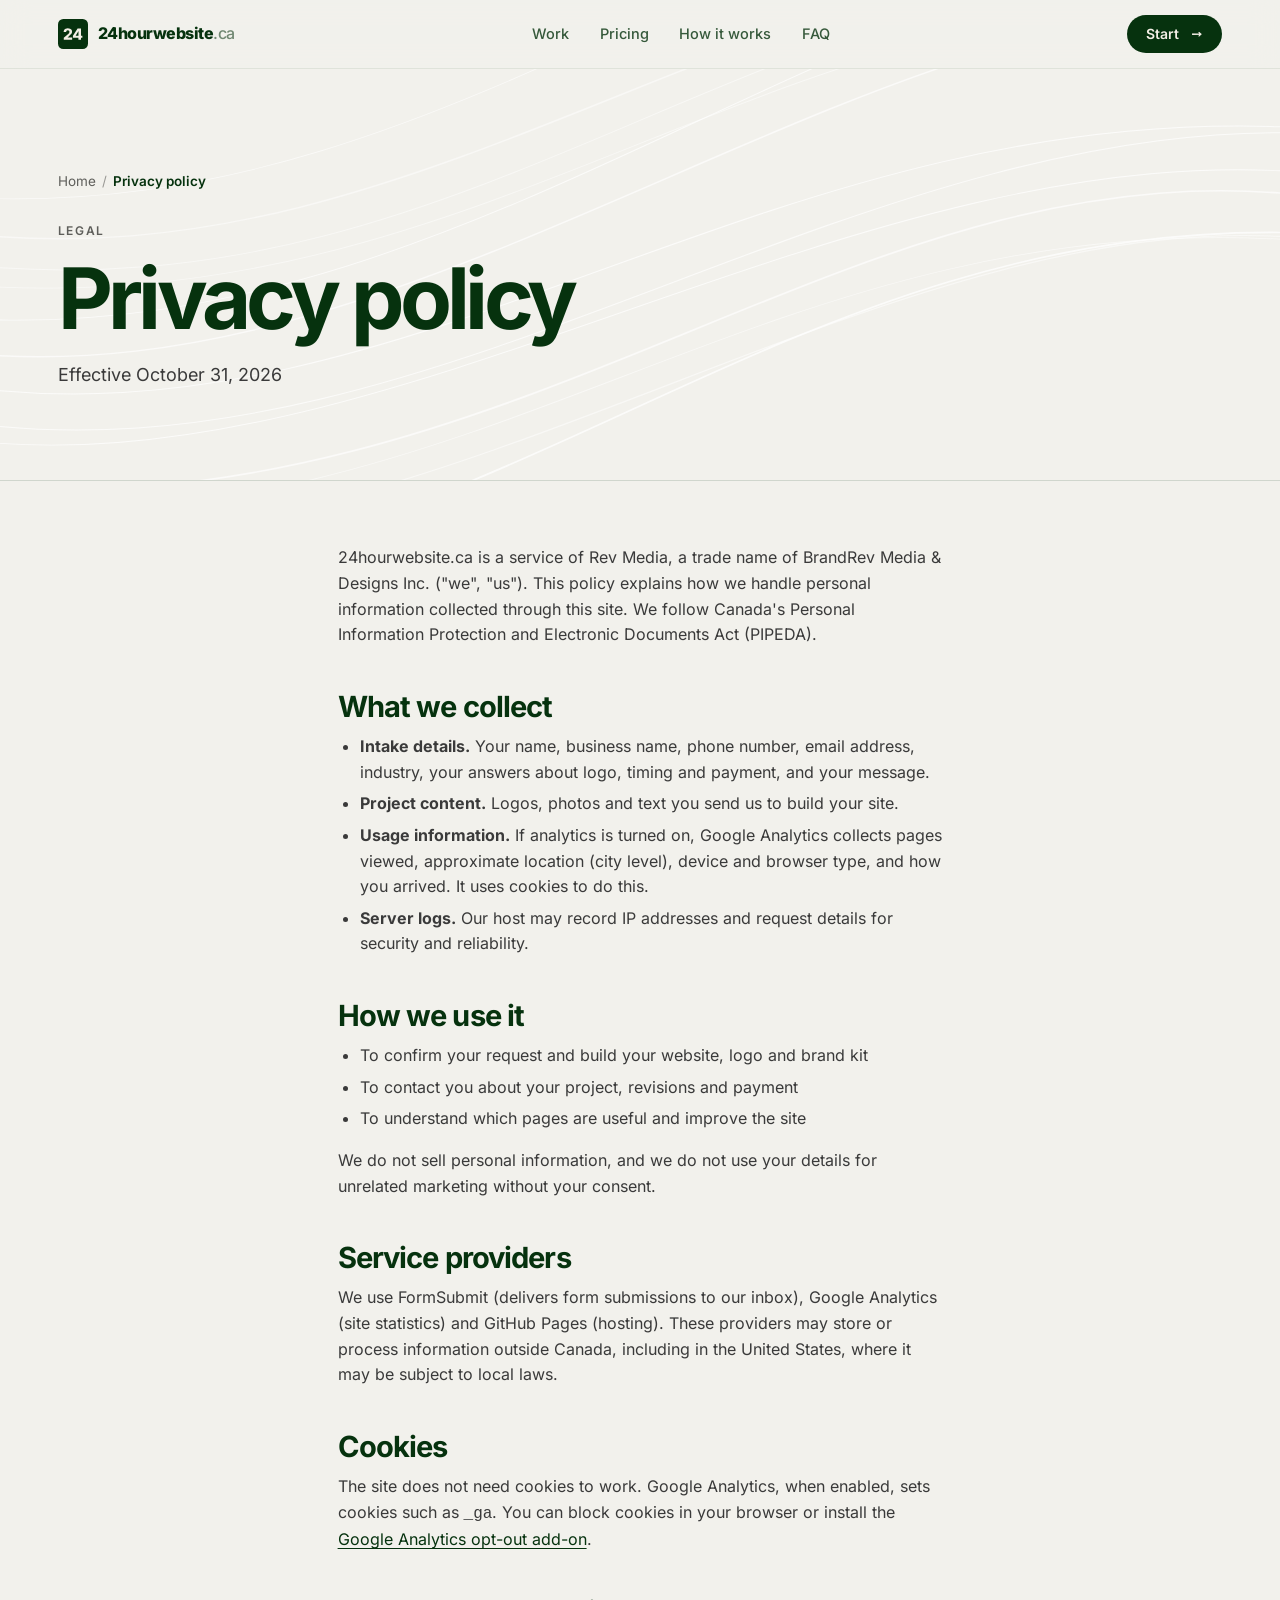
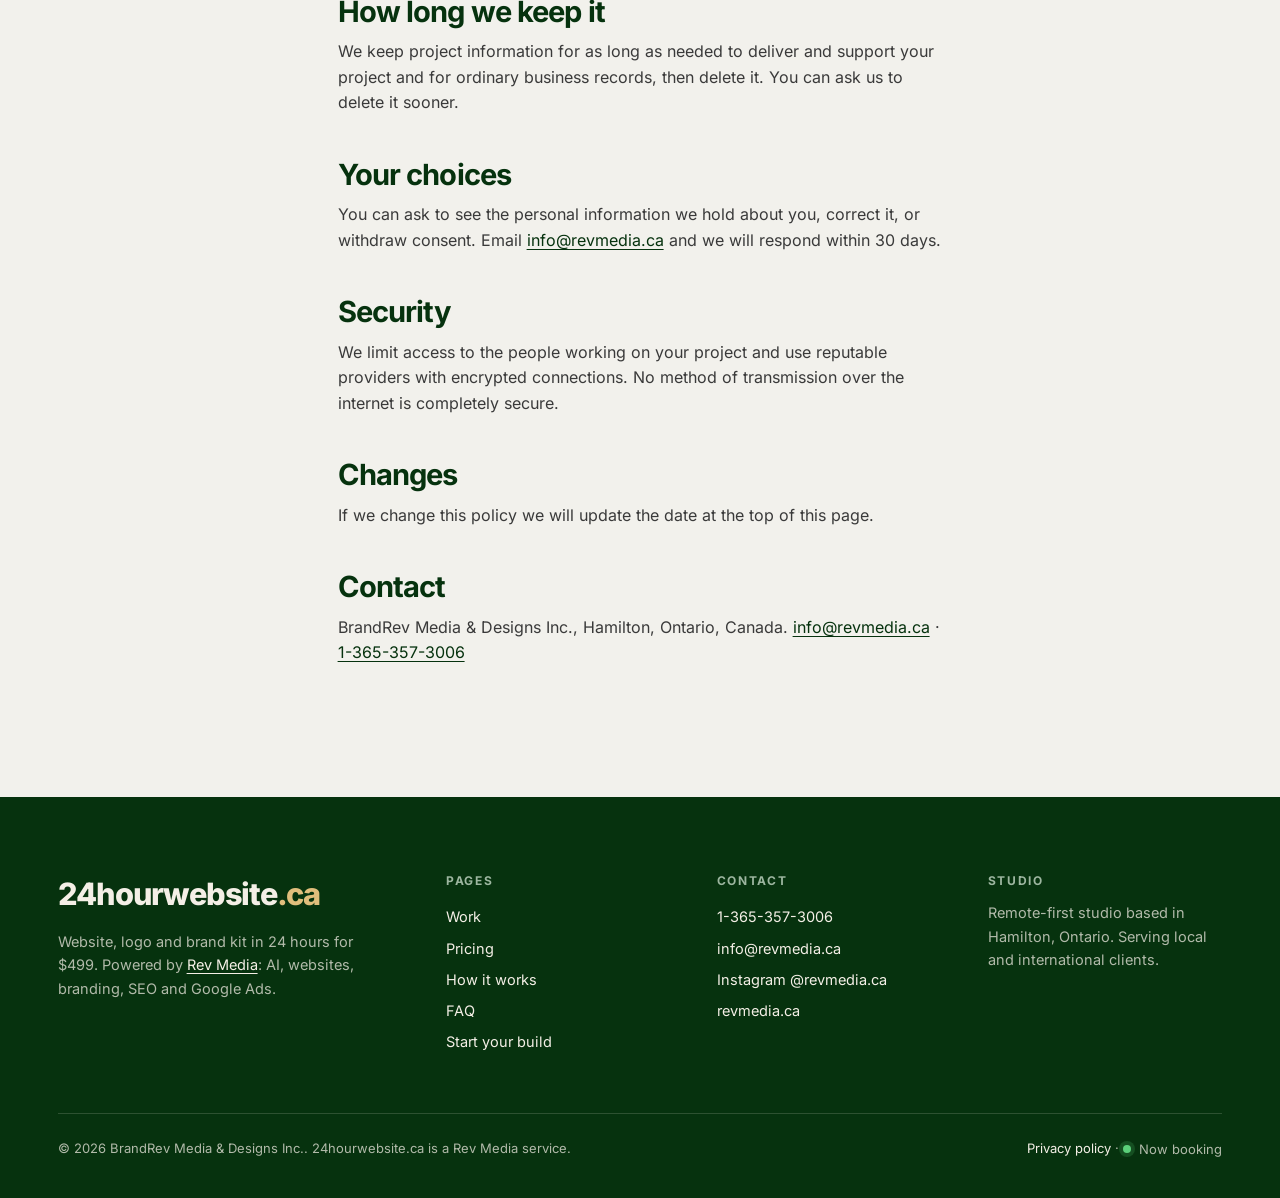
<file: privacy/index.html>
<!doctype html>
<html lang="en-CA">
<head>
<meta charset="utf-8">
<meta name="viewport" content="width=device-width, initial-scale=1">
<title>Privacy Policy | 24hourwebsite.ca</title>
<meta name="description" content="How 24hourwebsite.ca and Rev Media (BrandRev Media &amp; Designs Inc.) collect, use and protect the information you submit.">
<link rel="canonical" href="https://24hourwebsite.ca/privacy/">
<meta name="robots" content="index, follow, max-image-preview:large, max-snippet:-1">
<meta name="theme-color" content="#F2F1EC">
<meta property="og:type" content="website">
<meta property="og:site_name" content="24hourwebsite.ca">
<meta property="og:locale" content="en_CA">
<meta property="og:title" content="Privacy Policy | 24hourwebsite.ca">
<meta property="og:description" content="How 24hourwebsite.ca and Rev Media (BrandRev Media &amp; Designs Inc.) collect, use and protect the information you submit.">
<meta property="og:url" content="https://24hourwebsite.ca/privacy/">
<meta property="og:image" content="https://24hourwebsite.ca/og-image.jpg">
<meta property="og:image:width" content="1200">
<meta property="og:image:height" content="630">
<meta property="og:image:alt" content="Website, logo and brand kit in 24 hours for $499. 24hourwebsite.ca, powered by Rev Media.">
<meta name="twitter:card" content="summary_large_image">
<meta name="twitter:title" content="Privacy Policy | 24hourwebsite.ca">
<meta name="twitter:description" content="How 24hourwebsite.ca and Rev Media (BrandRev Media &amp; Designs Inc.) collect, use and protect the information you submit.">
<meta name="twitter:image" content="https://24hourwebsite.ca/og-image.jpg">
<link rel="icon" href="/favicon.ico" sizes="any">
<link rel="icon" href="/favicon.svg" type="image/svg+xml">
<link rel="apple-touch-icon" href="/apple-touch-icon.png">
<link rel="manifest" href="/site.webmanifest">
<link rel="preload" href="/assets/fonts/inter-latin-wght-normal.woff2" as="font" type="font/woff2" crossorigin>
<link rel="preload" href="/assets/img/paper-lines.svg" as="image" fetchpriority="high">
<link rel="stylesheet" href="/assets/css/site.css?v=20261031">
<script>document.documentElement.className+=' js'</script>
<script src="/analytics.js" defer></script>
<script src="/assets/js/site.js?v=20261031" defer></script>
<script type="application/ld+json">{"@context":"https://schema.org","@graph":[{"@type":"WebPage","@id":"https://24hourwebsite.ca/privacy/#webpage","url":"https://24hourwebsite.ca/privacy/","name":"Privacy policy","description":"How 24hourwebsite.ca and Rev Media (BrandRev Media & Designs Inc.) collect, use and protect the information you submit.","isPartOf":{"@id":"https://24hourwebsite.ca/#website"},"about":{"@id":"https://24hourwebsite.ca/#business"},"inLanguage":"en-CA","breadcrumb":{"@id":"https://24hourwebsite.ca/privacy/#breadcrumb"}},{"@type":"BreadcrumbList","@id":"https://24hourwebsite.ca/privacy/#breadcrumb","itemListElement":[{"@type":"ListItem","position":1,"name":"Home","item":"https://24hourwebsite.ca/"},{"@type":"ListItem","position":2,"name":"Privacy policy","item":"https://24hourwebsite.ca/privacy/"}]}]}</script>
</head>
<body>
<a class="skip" href="#main">Skip to content</a>
<header class="topbar">
  <div class="wrap">
    <a class="mark" href="/" aria-label="24hourwebsite.ca home"><svg width="30" height="30" viewBox="0 0 40 40" aria-hidden="true" focusable="false"><rect width="40" height="40" rx="7" fill="#06320E"/><path fill="#F4EFE6" transform="translate(6.571 27.699) scale(0.010197)" d="M111.439453125 0.0V-253.281494140625L652.800048828125 -731.7607421875Q714.519775390625 -788.3203125 758.11962890625 -835.4200439453125Q801.719482421875 -882.519775390625 824.7794189453125 -929.9595947265625Q847.83935546875 -977.3994140625 847.83935546875 -1034.2392578125Q847.83935546875 -1096.279052734375 820.3394775390625 -1140.7388916015625Q792.839599609375 -1185.19873046875 745.4197998046875 -1209.2386474609375Q698.0 -1233.278564453125 636.240234375 -1233.278564453125Q573.280517578125 -1233.278564453125 525.980712890625 -1207.898681640625Q478.680908203125 -1182.518798828125 452.6610107421875 -1134.8389892578125Q426.64111328125 -1087.1591796875 426.64111328125 -1019.119384765625H91.119140625Q91.119140625 -1170.11962890625 159.3392333984375 -1279.999755859375Q227.559326171875 -1389.8798828125 350.799560546875 -1449.93994140625Q474.039794921875 -1510.0 637.440185546875 -1510.0Q805.400634765625 -1510.0 929.5609130859375 -1453.3599853515625Q1053.72119140625 -1396.719970703125 1122.101318359375 -1295.4998779296875Q1190.4814453125 -1194.27978515625 1190.4814453125 -1060.5595703125Q1190.4814453125 -975.759521484375 1156.5413818359375 -893.179443359375Q1122.601318359375 -810.599365234375 1035.1611328125 -709.039306640625Q947.720947265625 -607.479248046875 786.08056640625 -466.71923828125L601.4423828125 -295.281494140625V-284.801513671875H1208.641357421875V0.0ZM1306.4796484375 -249.039306640625V-524.880859375L1918.959140625 -1490.0H2162.400791015625V-1113.67822265625H2020.7999609375L1657.681552734375 -539.7607421875V-527.7607421875H2542.721591796875V-249.039306640625ZM2024.959873046875 0.0V-333.039794921875L2032.7999609375 -455.4404296875V-1490.0H2363.521884765625V0.0Z"/></svg><span>24hourwebsite<span>.ca</span></span></a>
    <nav aria-label="Main"><a href="/work/">Work</a><a href="/pricing/">Pricing</a><a href="/how-it-works/" class="hide-sm">How it works</a><a href="/faq/">FAQ</a></nav>
    <a class="btn btn-ink" href="/start/">Start <span class="arr" aria-hidden="true">&rarr;</span></a>
  </div>
</header>
<main id="main">
<header class="phead"><div class="wrap"><nav aria-label="Breadcrumb"><ol class="crumbs"><li><a href="/">Home</a></li><li><span aria-current="page">Privacy policy</span></li></ol></nav><p class="kicker">Legal</p><h1>Privacy policy</h1><p class="lead">Effective October 31, 2026</p></div></header>
<section class="sec tight"><div class="wrap prose">
<p>24hourwebsite.ca is a service of Rev Media, a trade name of BrandRev Media & Designs Inc. ("we", "us"). This policy explains how we handle personal information collected through this site. We follow Canada's Personal Information Protection and Electronic Documents Act (PIPEDA).</p>
<h2>What we collect</h2>
<ul><li><b>Intake details.</b> Your name, business name, phone number, email address, industry, your answers about logo, timing and payment, and your message.</li><li><b>Project content.</b> Logos, photos and text you send us to build your site.</li><li><b>Usage information.</b> If analytics is turned on, Google Analytics collects pages viewed, approximate location (city level), device and browser type, and how you arrived. It uses cookies to do this.</li><li><b>Server logs.</b> Our host may record IP addresses and request details for security and reliability.</li></ul>
<h2>How we use it</h2>
<ul><li>To confirm your request and build your website, logo and brand kit</li><li>To contact you about your project, revisions and payment</li><li>To understand which pages are useful and improve the site</li></ul>
<p>We do not sell personal information, and we do not use your details for unrelated marketing without your consent.</p>
<h2>Service providers</h2>
<p>We use FormSubmit (delivers form submissions to our inbox), Google Analytics (site statistics) and GitHub Pages (hosting). These providers may store or process information outside Canada, including in the United States, where it may be subject to local laws.</p>
<h2>Cookies</h2>
<p>The site does not need cookies to work. Google Analytics, when enabled, sets cookies such as <code>_ga</code>. You can block cookies in your browser or install the <a href="https://tools.google.com/dlpage/gaoptout" target="_blank" rel="noopener">Google Analytics opt-out add-on</a>.</p>
<h2>How long we keep it</h2>
<p>We keep project information for as long as needed to deliver and support your project and for ordinary business records, then delete it. You can ask us to delete it sooner.</p>
<h2>Your choices</h2>
<p>You can ask to see the personal information we hold about you, correct it, or withdraw consent. Email <a href="mailto:info@revmedia.ca">info@revmedia.ca</a> and we will respond within 30 days.</p>
<h2>Security</h2>
<p>We limit access to the people working on your project and use reputable providers with encrypted connections. No method of transmission over the internet is completely secure.</p>
<h2>Changes</h2>
<p>If we change this policy we will update the date at the top of this page.</p>
<h2>Contact</h2>
<p>BrandRev Media & Designs Inc., Hamilton, Ontario, Canada. <a href="mailto:info@revmedia.ca">info@revmedia.ca</a> &middot; <a href="tel:+13653573006">1-365-357-3006</a></p>
</div></section>
</main>
<footer class="foot">
  <div class="wrap">
    <div class="foot-grid">
      <div>
        <a class="f-word" href="/">24hourwebsite<span>.ca</span></a>
        <p>Website, logo and brand kit in 24 hours for $499. Powered by <a href="https://revmedia.ca/" style="color:var(--cream);text-decoration:underline;text-underline-offset:3px">Rev Media</a>: AI, websites, branding, SEO and Google Ads.</p>
      </div>
      <div><h2>Pages</h2><ul><li><a href="/work/">Work</a></li><li><a href="/pricing/">Pricing</a></li><li><a href="/how-it-works/">How it works</a></li><li><a href="/faq/">FAQ</a></li><li><a href="/start/">Start your build</a></li></ul></div>
      <div><h2>Contact</h2><ul><li><a href="tel:+13653573006">1-365-357-3006</a></li><li><a href="mailto:info@revmedia.ca">info@revmedia.ca</a></li><li><a href="https://www.instagram.com/revmedia.ca/" target="_blank" rel="noopener">Instagram @revmedia.ca</a></li><li><a href="https://revmedia.ca/" target="_blank" rel="noopener">revmedia.ca</a></li></ul></div>
      <div><h2>Studio</h2><p style="margin-top:0">Remote-first studio based in Hamilton, Ontario. Serving local and international clients.</p></div>
    </div>
    <div class="foot-base">
      <span>&copy; <span data-year>2026</span> BrandRev Media & Designs Inc.. 24hourwebsite.ca is a Rev Media service.</span>
      <span><a href="/privacy/">Privacy policy</a> &middot; <span class="live">Now booking</span></span>
    </div>
  </div>
</footer>
<div class="sticky" data-callbar><span>$499 &middot; ready in 24 hours</span><a href="/start/">Start my website <span class="arr" aria-hidden="true">&rarr;</span></a></div>
</body>
</html>
</file>
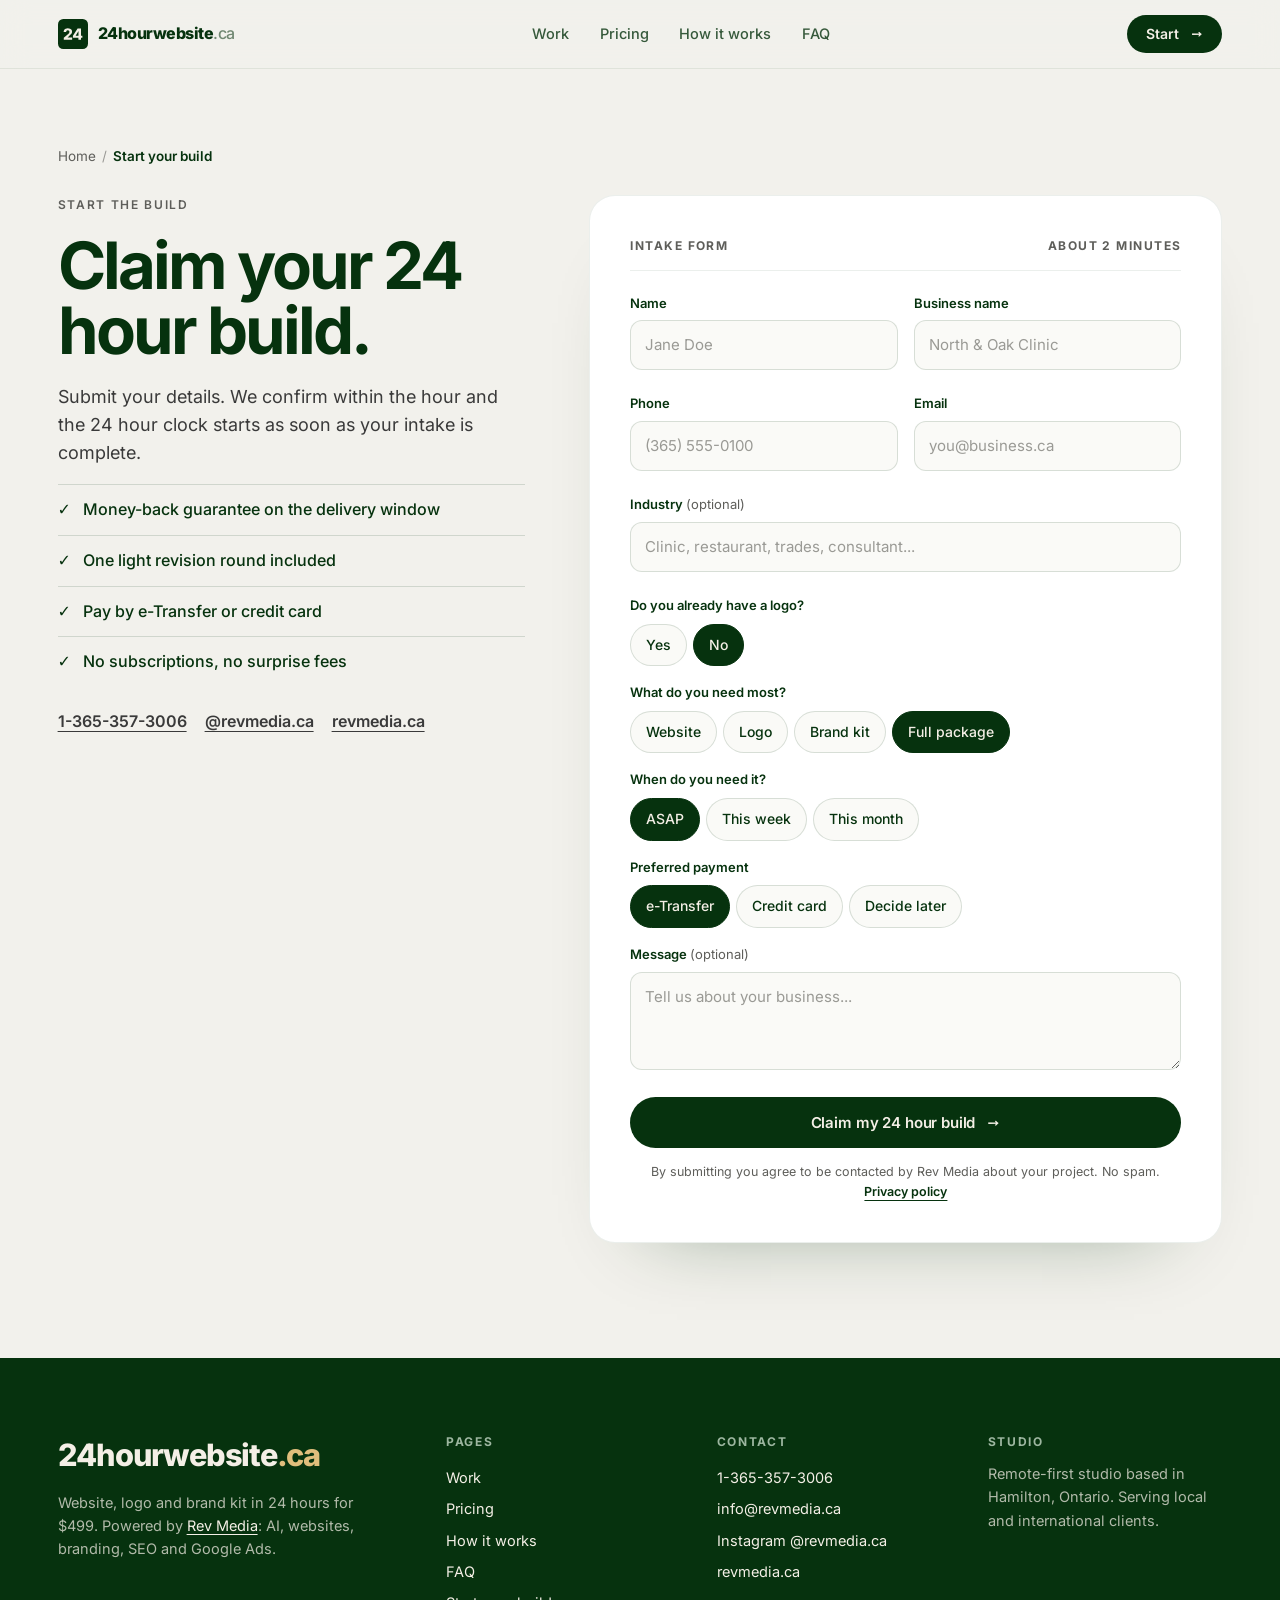
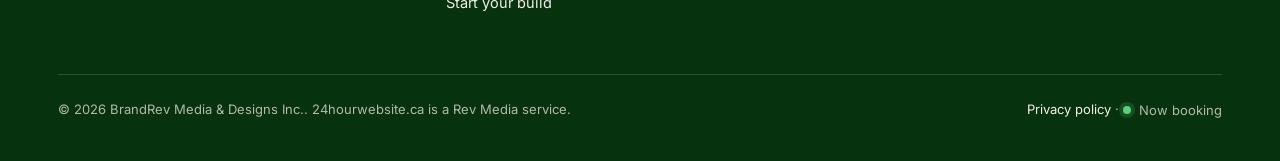
<file: start/index.html>
<!doctype html>
<html lang="en-CA">
<head>
<meta charset="utf-8">
<meta name="viewport" content="width=device-width, initial-scale=1">
<title>Start Your 24 Hour Website | Intake Form | 24hourwebsite.ca</title>
<meta name="description" content="Claim your 24 hour build. Send your details, we confirm within the hour and the clock starts once your intake is complete. $499 CAD, money-back guarantee.">
<link rel="canonical" href="https://24hourwebsite.ca/start/">
<meta name="robots" content="index, follow, max-image-preview:large, max-snippet:-1">
<meta name="theme-color" content="#F2F1EC">
<meta property="og:type" content="website">
<meta property="og:site_name" content="24hourwebsite.ca">
<meta property="og:locale" content="en_CA">
<meta property="og:title" content="Start Your 24 Hour Website | Intake Form | 24hourwebsite.ca">
<meta property="og:description" content="Claim your 24 hour build. Send your details, we confirm within the hour and the clock starts once your intake is complete. $499 CAD, money-back guarantee.">
<meta property="og:url" content="https://24hourwebsite.ca/start/">
<meta property="og:image" content="https://24hourwebsite.ca/og-image.jpg">
<meta property="og:image:width" content="1200">
<meta property="og:image:height" content="630">
<meta property="og:image:alt" content="Website, logo and brand kit in 24 hours for $499. 24hourwebsite.ca, powered by Rev Media.">
<meta name="twitter:card" content="summary_large_image">
<meta name="twitter:title" content="Start Your 24 Hour Website | Intake Form | 24hourwebsite.ca">
<meta name="twitter:description" content="Claim your 24 hour build. Send your details, we confirm within the hour and the clock starts once your intake is complete. $499 CAD, money-back guarantee.">
<meta name="twitter:image" content="https://24hourwebsite.ca/og-image.jpg">
<link rel="icon" href="/favicon.ico" sizes="any">
<link rel="icon" href="/favicon.svg" type="image/svg+xml">
<link rel="apple-touch-icon" href="/apple-touch-icon.png">
<link rel="manifest" href="/site.webmanifest">
<link rel="preload" href="/assets/fonts/inter-latin-wght-normal.woff2" as="font" type="font/woff2" crossorigin>
<link rel="preload" href="/assets/img/paper-lines.svg" as="image" fetchpriority="high">
<link rel="stylesheet" href="/assets/css/site.css?v=20261031">
<script>document.documentElement.className+=' js'</script>
<script src="/analytics.js" defer></script>
<script src="/assets/js/site.js?v=20261031" defer></script>
<script type="application/ld+json">{"@context":"https://schema.org","@graph":[{"@type":"ContactPage","@id":"https://24hourwebsite.ca/start/#webpage","url":"https://24hourwebsite.ca/start/","name":"Start your 24 hour website","description":"Claim your 24 hour build. Send your details, we confirm within the hour and the clock starts once your intake is complete. $499 CAD, money-back guarantee.","isPartOf":{"@id":"https://24hourwebsite.ca/#website"},"about":{"@id":"https://24hourwebsite.ca/#business"},"inLanguage":"en-CA","breadcrumb":{"@id":"https://24hourwebsite.ca/start/#breadcrumb"}},{"@type":"BreadcrumbList","@id":"https://24hourwebsite.ca/start/#breadcrumb","itemListElement":[{"@type":"ListItem","position":1,"name":"Home","item":"https://24hourwebsite.ca/"},{"@type":"ListItem","position":2,"name":"Start your build","item":"https://24hourwebsite.ca/start/"}]}]}</script>
</head>
<body>
<a class="skip" href="#main">Skip to content</a>
<header class="topbar">
  <div class="wrap">
    <a class="mark" href="/" aria-label="24hourwebsite.ca home"><svg width="30" height="30" viewBox="0 0 40 40" aria-hidden="true" focusable="false"><rect width="40" height="40" rx="7" fill="#06320E"/><path fill="#F4EFE6" transform="translate(6.571 27.699) scale(0.010197)" d="M111.439453125 0.0V-253.281494140625L652.800048828125 -731.7607421875Q714.519775390625 -788.3203125 758.11962890625 -835.4200439453125Q801.719482421875 -882.519775390625 824.7794189453125 -929.9595947265625Q847.83935546875 -977.3994140625 847.83935546875 -1034.2392578125Q847.83935546875 -1096.279052734375 820.3394775390625 -1140.7388916015625Q792.839599609375 -1185.19873046875 745.4197998046875 -1209.2386474609375Q698.0 -1233.278564453125 636.240234375 -1233.278564453125Q573.280517578125 -1233.278564453125 525.980712890625 -1207.898681640625Q478.680908203125 -1182.518798828125 452.6610107421875 -1134.8389892578125Q426.64111328125 -1087.1591796875 426.64111328125 -1019.119384765625H91.119140625Q91.119140625 -1170.11962890625 159.3392333984375 -1279.999755859375Q227.559326171875 -1389.8798828125 350.799560546875 -1449.93994140625Q474.039794921875 -1510.0 637.440185546875 -1510.0Q805.400634765625 -1510.0 929.5609130859375 -1453.3599853515625Q1053.72119140625 -1396.719970703125 1122.101318359375 -1295.4998779296875Q1190.4814453125 -1194.27978515625 1190.4814453125 -1060.5595703125Q1190.4814453125 -975.759521484375 1156.5413818359375 -893.179443359375Q1122.601318359375 -810.599365234375 1035.1611328125 -709.039306640625Q947.720947265625 -607.479248046875 786.08056640625 -466.71923828125L601.4423828125 -295.281494140625V-284.801513671875H1208.641357421875V0.0ZM1306.4796484375 -249.039306640625V-524.880859375L1918.959140625 -1490.0H2162.400791015625V-1113.67822265625H2020.7999609375L1657.681552734375 -539.7607421875V-527.7607421875H2542.721591796875V-249.039306640625ZM2024.959873046875 0.0V-333.039794921875L2032.7999609375 -455.4404296875V-1490.0H2363.521884765625V0.0Z"/></svg><span>24hourwebsite<span>.ca</span></span></a>
    <nav aria-label="Main"><a href="/work/">Work</a><a href="/pricing/">Pricing</a><a href="/how-it-works/" class="hide-sm">How it works</a><a href="/faq/">FAQ</a></nav>
    <a class="btn btn-ink" href="/start/">Start <span class="arr" aria-hidden="true">&rarr;</span></a>
  </div>
</header>
<main id="main">
<section class="sec" style="padding-top:clamp(40px,6vw,88px)"><div class="wrap"><nav aria-label="Breadcrumb"><ol class="crumbs"><li><a href="/">Home</a></li><li><span aria-current="page">Start your build</span></li></ol></nav><div class="form-grid"><div>
  <p class="kicker">Start the build</p>
  <h1 class="h2" style="margin-bottom:20px">Claim your 24 hour build.</h1>
  <p class="lead">Submit your details. We confirm within the hour and the 24 hour clock starts as soon as your intake is complete.</p>
  <ul class="trust"><li>Money-back guarantee on the delivery window</li><li>One light revision round included</li><li>Pay by e-Transfer or credit card</li><li>No subscriptions, no surprise fees</li></ul>
  <p class="cstrip"><a href="tel:+13653573006">1-365-357-3006</a><a href="https://www.instagram.com/revmedia.ca/" target="_blank" rel="noopener">@revmedia.ca</a><a href="https://revmedia.ca/" target="_blank" rel="noopener">revmedia.ca</a></p>
</div><form class="lead-form" id="intake-start" action="https://formsubmit.co/info@revmedia.ca" method="POST" data-ajax="https://formsubmit.co/ajax/info@revmedia.ca" data-next="/thank-you/">
  <input type="hidden" name="_subject" value="New 24hourwebsite.ca intake">
  <input type="hidden" name="_template" value="table">
  <input type="hidden" name="_captcha" value="false">
  <input type="hidden" name="_next" value="https://24hourwebsite.ca/thank-you/">
  <input type="text" name="_honey" class="hp" tabindex="-1" autocomplete="off" aria-hidden="true">
  <div class="lf-head"><span>Intake form</span><span>About 2 minutes</span></div>
  <div class="fgrid">
    <div class="f"><label for="intake-start-name">Name</label><input id="intake-start-name" name="name" type="text" autocomplete="name" placeholder="Jane Doe" required aria-describedby="intake-start-name-msg"><span class="msg" id="intake-start-name-msg" aria-live="polite"></span></div>
    <div class="f"><label for="intake-start-business">Business name</label><input id="intake-start-business" name="business" type="text" autocomplete="organization" placeholder="North &amp; Oak Clinic" required aria-describedby="intake-start-business-msg"><span class="msg" id="intake-start-business-msg" aria-live="polite"></span></div>
    <div class="f"><label for="intake-start-phone">Phone</label><input id="intake-start-phone" name="phone" type="tel" autocomplete="tel" placeholder="(365) 555-0100" inputmode="tel" required aria-describedby="intake-start-phone-msg"><span class="msg" id="intake-start-phone-msg" aria-live="polite"></span></div>
    <div class="f"><label for="intake-start-email">Email</label><input id="intake-start-email" name="email" type="email" autocomplete="email" placeholder="you@business.ca" inputmode="email" required aria-describedby="intake-start-email-msg"><span class="msg" id="intake-start-email-msg" aria-live="polite"></span></div>
    <div class="f full"><label for="intake-start-industry">Industry <span class="opt">(optional)</span></label><input id="intake-start-industry" name="industry" type="text" autocomplete="off" placeholder="Clinic, restaurant, trades, consultant..." aria-describedby="intake-start-industry-msg"><span class="msg" id="intake-start-industry-msg" aria-live="polite"></span></div>
    <fieldset class="seg"><legend>Do you already have a logo?</legend><div class="seg-opts"><input type="radio" id="intake-start-logo-yes" name="logo" value="Yes"><label for="intake-start-logo-yes">Yes</label><input type="radio" id="intake-start-logo-no" name="logo" value="No" checked><label for="intake-start-logo-no">No</label></div></fieldset>
    <fieldset class="seg"><legend>What do you need most?</legend><div class="seg-opts"><input type="radio" id="intake-start-need-web" name="need" value="Website"><label for="intake-start-need-web">Website</label><input type="radio" id="intake-start-need-logo" name="need" value="Logo"><label for="intake-start-need-logo">Logo</label><input type="radio" id="intake-start-need-kit" name="need" value="Brand kit"><label for="intake-start-need-kit">Brand kit</label><input type="radio" id="intake-start-need-full" name="need" value="Full package" checked><label for="intake-start-need-full">Full package</label></div></fieldset>
    <fieldset class="seg"><legend>When do you need it?</legend><div class="seg-opts"><input type="radio" id="intake-start-timing-asap" name="timing" value="ASAP" checked><label for="intake-start-timing-asap">ASAP</label><input type="radio" id="intake-start-timing-week" name="timing" value="This week"><label for="intake-start-timing-week">This week</label><input type="radio" id="intake-start-timing-month" name="timing" value="This month"><label for="intake-start-timing-month">This month</label></div></fieldset>
    <fieldset class="seg"><legend>Preferred payment</legend><div class="seg-opts"><input type="radio" id="intake-start-payment-et" name="payment" value="e-Transfer" checked><label for="intake-start-payment-et">e-Transfer</label><input type="radio" id="intake-start-payment-cc" name="payment" value="Credit card"><label for="intake-start-payment-cc">Credit card</label><input type="radio" id="intake-start-payment-later" name="payment" value="Decide later"><label for="intake-start-payment-later">Decide later</label></div></fieldset>
    <div class="f full"><label for="intake-start-message">Message <span class="opt">(optional)</span></label><textarea id="intake-start-message" name="message" rows="3" placeholder="Tell us about your business..." aria-describedby="intake-start-message-msg"></textarea><span class="msg" id="intake-start-message-msg" aria-live="polite"></span></div>
  </div>
  <button type="submit" class="btn btn-ink"><span class="label">Claim my 24 hour build</span><span class="spin" aria-hidden="true"></span><span class="arr" aria-hidden="true">&rarr;</span></button>
  <div class="form-status" role="alert" tabindex="-1" hidden data-error="We could not send that just now. Please call or text &lt;a href=&quot;tel:+13653573006&quot;&gt;1-365-357-3006&lt;/a&gt; or email &lt;a href=&quot;mailto:info@revmedia.ca&quot;&gt;info@revmedia.ca&lt;/a&gt; and we will confirm within the hour."></div>
  <p class="lf-fine">By submitting you agree to be contacted by Rev Media about your project. No spam. <a class="link" href="/privacy/">Privacy policy</a></p>
</form></div></div></section>
</main>
<footer class="foot">
  <div class="wrap">
    <div class="foot-grid">
      <div>
        <a class="f-word" href="/">24hourwebsite<span>.ca</span></a>
        <p>Website, logo and brand kit in 24 hours for $499. Powered by <a href="https://revmedia.ca/" style="color:var(--cream);text-decoration:underline;text-underline-offset:3px">Rev Media</a>: AI, websites, branding, SEO and Google Ads.</p>
      </div>
      <div><h2>Pages</h2><ul><li><a href="/work/">Work</a></li><li><a href="/pricing/">Pricing</a></li><li><a href="/how-it-works/">How it works</a></li><li><a href="/faq/">FAQ</a></li><li><a href="/start/">Start your build</a></li></ul></div>
      <div><h2>Contact</h2><ul><li><a href="tel:+13653573006">1-365-357-3006</a></li><li><a href="mailto:info@revmedia.ca">info@revmedia.ca</a></li><li><a href="https://www.instagram.com/revmedia.ca/" target="_blank" rel="noopener">Instagram @revmedia.ca</a></li><li><a href="https://revmedia.ca/" target="_blank" rel="noopener">revmedia.ca</a></li></ul></div>
      <div><h2>Studio</h2><p style="margin-top:0">Remote-first studio based in Hamilton, Ontario. Serving local and international clients.</p></div>
    </div>
    <div class="foot-base">
      <span>&copy; <span data-year>2026</span> BrandRev Media & Designs Inc.. 24hourwebsite.ca is a Rev Media service.</span>
      <span><a href="/privacy/">Privacy policy</a> &middot; <span class="live">Now booking</span></span>
    </div>
  </div>
</footer>
<div class="sticky" data-callbar><span>$499 &middot; ready in 24 hours</span><a href="/start/">Start my website <span class="arr" aria-hidden="true">&rarr;</span></a></div>
</body>
</html>
</file>
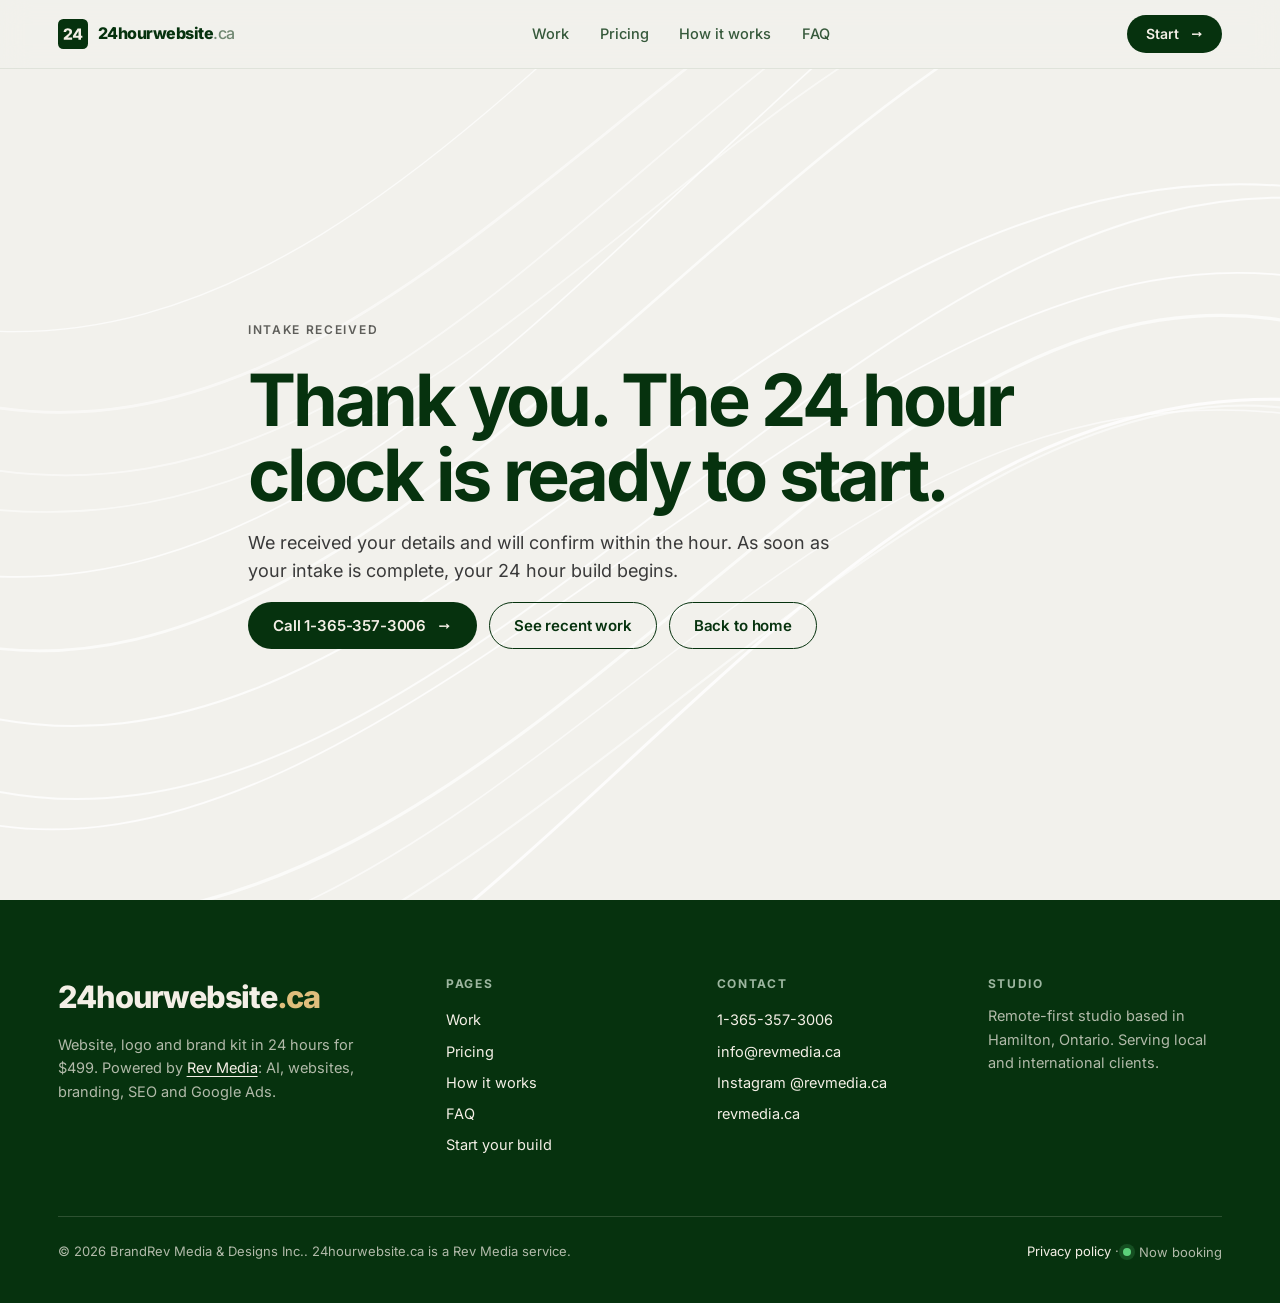
<file: thank-you/index.html>
<!doctype html>
<html lang="en-CA">
<head>
<meta charset="utf-8">
<meta name="viewport" content="width=device-width, initial-scale=1">
<title>Thank you | 24hourwebsite.ca</title>
<meta name="description" content="Your intake reached 24hourwebsite.ca. We confirm within the hour and your 24 hour build starts once the intake is complete.">
<meta name="robots" content="noindex, follow">
<meta name="theme-color" content="#F2F1EC">
<meta property="og:type" content="website">
<meta property="og:site_name" content="24hourwebsite.ca">
<meta property="og:locale" content="en_CA">
<meta property="og:title" content="Thank you | 24hourwebsite.ca">
<meta property="og:description" content="Your intake reached 24hourwebsite.ca. We confirm within the hour and your 24 hour build starts once the intake is complete.">
<meta property="og:url" content="https://24hourwebsite.ca/thank-you/">
<meta property="og:image" content="https://24hourwebsite.ca/og-image.jpg">
<meta property="og:image:width" content="1200">
<meta property="og:image:height" content="630">
<meta property="og:image:alt" content="Website, logo and brand kit in 24 hours for $499. 24hourwebsite.ca, powered by Rev Media.">
<meta name="twitter:card" content="summary_large_image">
<meta name="twitter:title" content="Thank you | 24hourwebsite.ca">
<meta name="twitter:description" content="Your intake reached 24hourwebsite.ca. We confirm within the hour and your 24 hour build starts once the intake is complete.">
<meta name="twitter:image" content="https://24hourwebsite.ca/og-image.jpg">
<link rel="icon" href="/favicon.ico" sizes="any">
<link rel="icon" href="/favicon.svg" type="image/svg+xml">
<link rel="apple-touch-icon" href="/apple-touch-icon.png">
<link rel="manifest" href="/site.webmanifest">
<link rel="preload" href="/assets/fonts/inter-latin-wght-normal.woff2" as="font" type="font/woff2" crossorigin>
<link rel="preload" href="/assets/img/paper-lines.svg" as="image" fetchpriority="high">
<link rel="stylesheet" href="/assets/css/site.css?v=20261031">
<script>document.documentElement.className+=' js'</script>
<script src="/analytics.js" defer></script>
<script src="/assets/js/site.js?v=20261031" defer></script>

</head>
<body>
<a class="skip" href="#main">Skip to content</a>
<header class="topbar">
  <div class="wrap">
    <a class="mark" href="/" aria-label="24hourwebsite.ca home"><svg width="30" height="30" viewBox="0 0 40 40" aria-hidden="true" focusable="false"><rect width="40" height="40" rx="7" fill="#06320E"/><path fill="#F4EFE6" transform="translate(6.571 27.699) scale(0.010197)" d="M111.439453125 0.0V-253.281494140625L652.800048828125 -731.7607421875Q714.519775390625 -788.3203125 758.11962890625 -835.4200439453125Q801.719482421875 -882.519775390625 824.7794189453125 -929.9595947265625Q847.83935546875 -977.3994140625 847.83935546875 -1034.2392578125Q847.83935546875 -1096.279052734375 820.3394775390625 -1140.7388916015625Q792.839599609375 -1185.19873046875 745.4197998046875 -1209.2386474609375Q698.0 -1233.278564453125 636.240234375 -1233.278564453125Q573.280517578125 -1233.278564453125 525.980712890625 -1207.898681640625Q478.680908203125 -1182.518798828125 452.6610107421875 -1134.8389892578125Q426.64111328125 -1087.1591796875 426.64111328125 -1019.119384765625H91.119140625Q91.119140625 -1170.11962890625 159.3392333984375 -1279.999755859375Q227.559326171875 -1389.8798828125 350.799560546875 -1449.93994140625Q474.039794921875 -1510.0 637.440185546875 -1510.0Q805.400634765625 -1510.0 929.5609130859375 -1453.3599853515625Q1053.72119140625 -1396.719970703125 1122.101318359375 -1295.4998779296875Q1190.4814453125 -1194.27978515625 1190.4814453125 -1060.5595703125Q1190.4814453125 -975.759521484375 1156.5413818359375 -893.179443359375Q1122.601318359375 -810.599365234375 1035.1611328125 -709.039306640625Q947.720947265625 -607.479248046875 786.08056640625 -466.71923828125L601.4423828125 -295.281494140625V-284.801513671875H1208.641357421875V0.0ZM1306.4796484375 -249.039306640625V-524.880859375L1918.959140625 -1490.0H2162.400791015625V-1113.67822265625H2020.7999609375L1657.681552734375 -539.7607421875V-527.7607421875H2542.721591796875V-249.039306640625ZM2024.959873046875 0.0V-333.039794921875L2032.7999609375 -455.4404296875V-1490.0H2363.521884765625V0.0Z"/></svg><span>24hourwebsite<span>.ca</span></span></a>
    <nav aria-label="Main"><a href="/work/">Work</a><a href="/pricing/">Pricing</a><a href="/how-it-works/" class="hide-sm">How it works</a><a href="/faq/">FAQ</a></nav>
    <a class="btn btn-ink" href="/start/">Start <span class="arr" aria-hidden="true">&rarr;</span></a>
  </div>
</header>
<main id="main">
<section class="err"><div class="wrap">
  <p class="kicker">Intake received</p>
  <h1 data-thanks style="font-size:clamp(2.4rem,1.3rem + 4vw,5rem);max-width:16ch">Thank you. The 24 hour clock is ready to start.</h1>
  <p class="lead">We received your details and will confirm within the hour. As soon as your intake is complete, your 24 hour build begins.</p>
  <div class="ctas" style="display:flex;flex-wrap:wrap;gap:12px;margin-top:8px"><a class="btn btn-ink" href="tel:+13653573006">Call 1-365-357-3006 <span class="arr" aria-hidden="true">&rarr;</span></a><a class="btn btn-line" href="/work/">See recent work</a><a class="btn btn-line" href="/">Back to home</a></div>
</div></section>
<script>try{var n=sessionStorage.getItem('lead_name');if(n){document.querySelector('[data-thanks]').textContent='Thank you, '+n.split(' ')[0]+'. The 24 hour clock is ready to start.'}}catch(e){}</script>
</main>
<footer class="foot">
  <div class="wrap">
    <div class="foot-grid">
      <div>
        <a class="f-word" href="/">24hourwebsite<span>.ca</span></a>
        <p>Website, logo and brand kit in 24 hours for $499. Powered by <a href="https://revmedia.ca/" style="color:var(--cream);text-decoration:underline;text-underline-offset:3px">Rev Media</a>: AI, websites, branding, SEO and Google Ads.</p>
      </div>
      <div><h2>Pages</h2><ul><li><a href="/work/">Work</a></li><li><a href="/pricing/">Pricing</a></li><li><a href="/how-it-works/">How it works</a></li><li><a href="/faq/">FAQ</a></li><li><a href="/start/">Start your build</a></li></ul></div>
      <div><h2>Contact</h2><ul><li><a href="tel:+13653573006">1-365-357-3006</a></li><li><a href="mailto:info@revmedia.ca">info@revmedia.ca</a></li><li><a href="https://www.instagram.com/revmedia.ca/" target="_blank" rel="noopener">Instagram @revmedia.ca</a></li><li><a href="https://revmedia.ca/" target="_blank" rel="noopener">revmedia.ca</a></li></ul></div>
      <div><h2>Studio</h2><p style="margin-top:0">Remote-first studio based in Hamilton, Ontario. Serving local and international clients.</p></div>
    </div>
    <div class="foot-base">
      <span>&copy; <span data-year>2026</span> BrandRev Media & Designs Inc.. 24hourwebsite.ca is a Rev Media service.</span>
      <span><a href="/privacy/">Privacy policy</a> &middot; <span class="live">Now booking</span></span>
    </div>
  </div>
</footer>
<div class="sticky" data-callbar><span>$499 &middot; ready in 24 hours</span><a href="/start/">Start my website <span class="arr" aria-hidden="true">&rarr;</span></a></div>
</body>
</html>
</file>
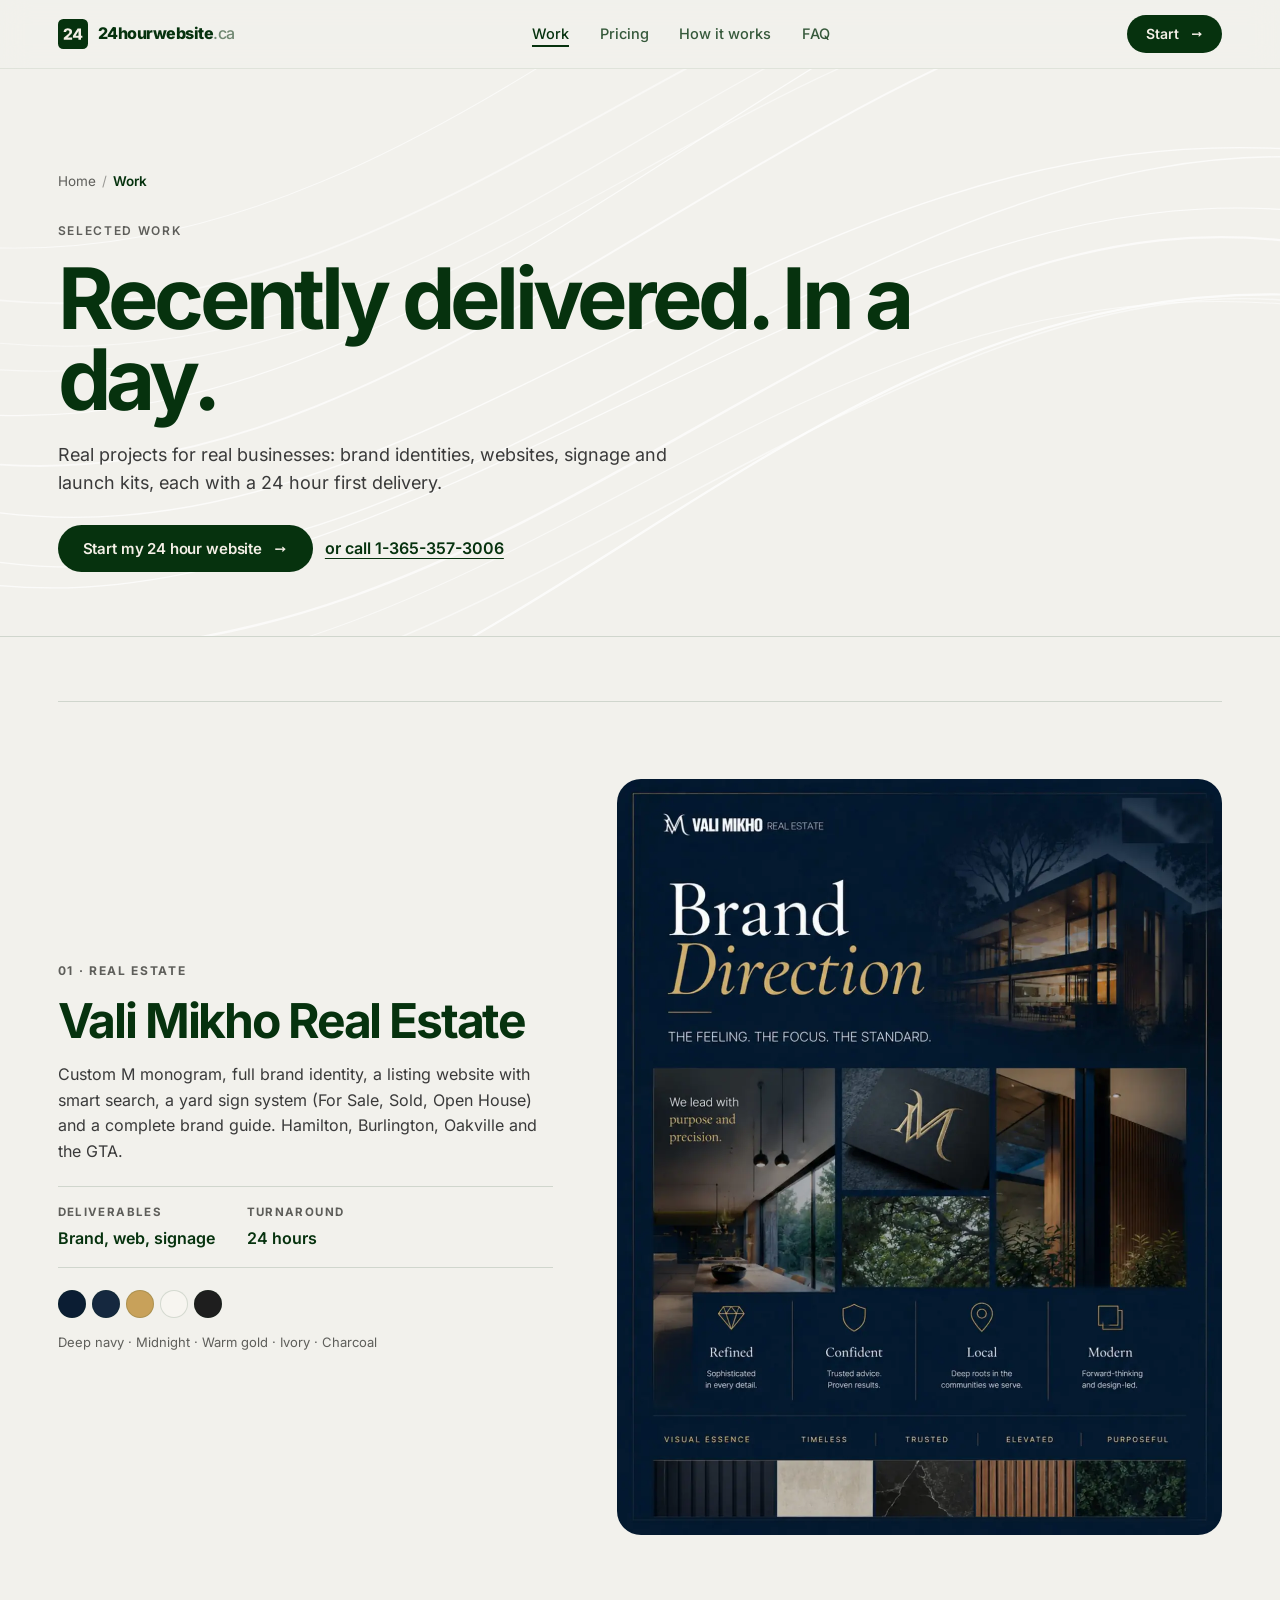
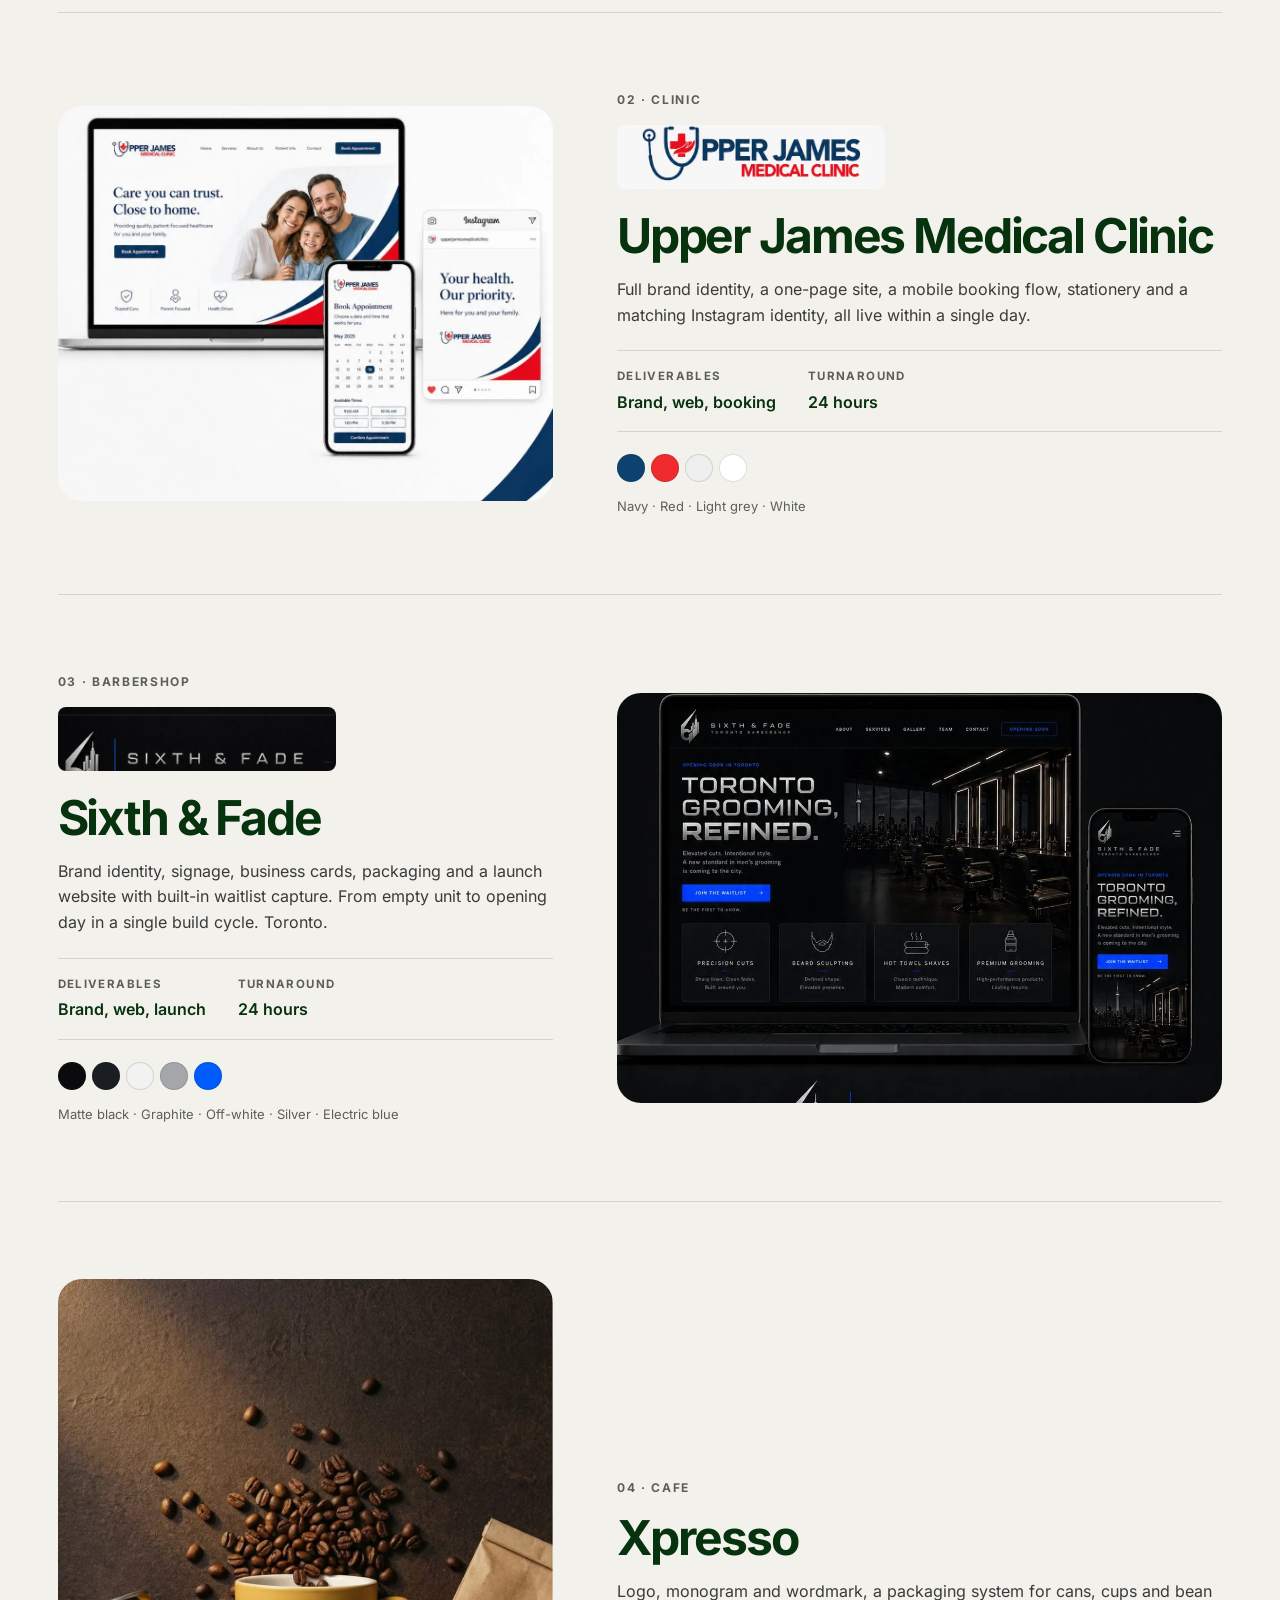
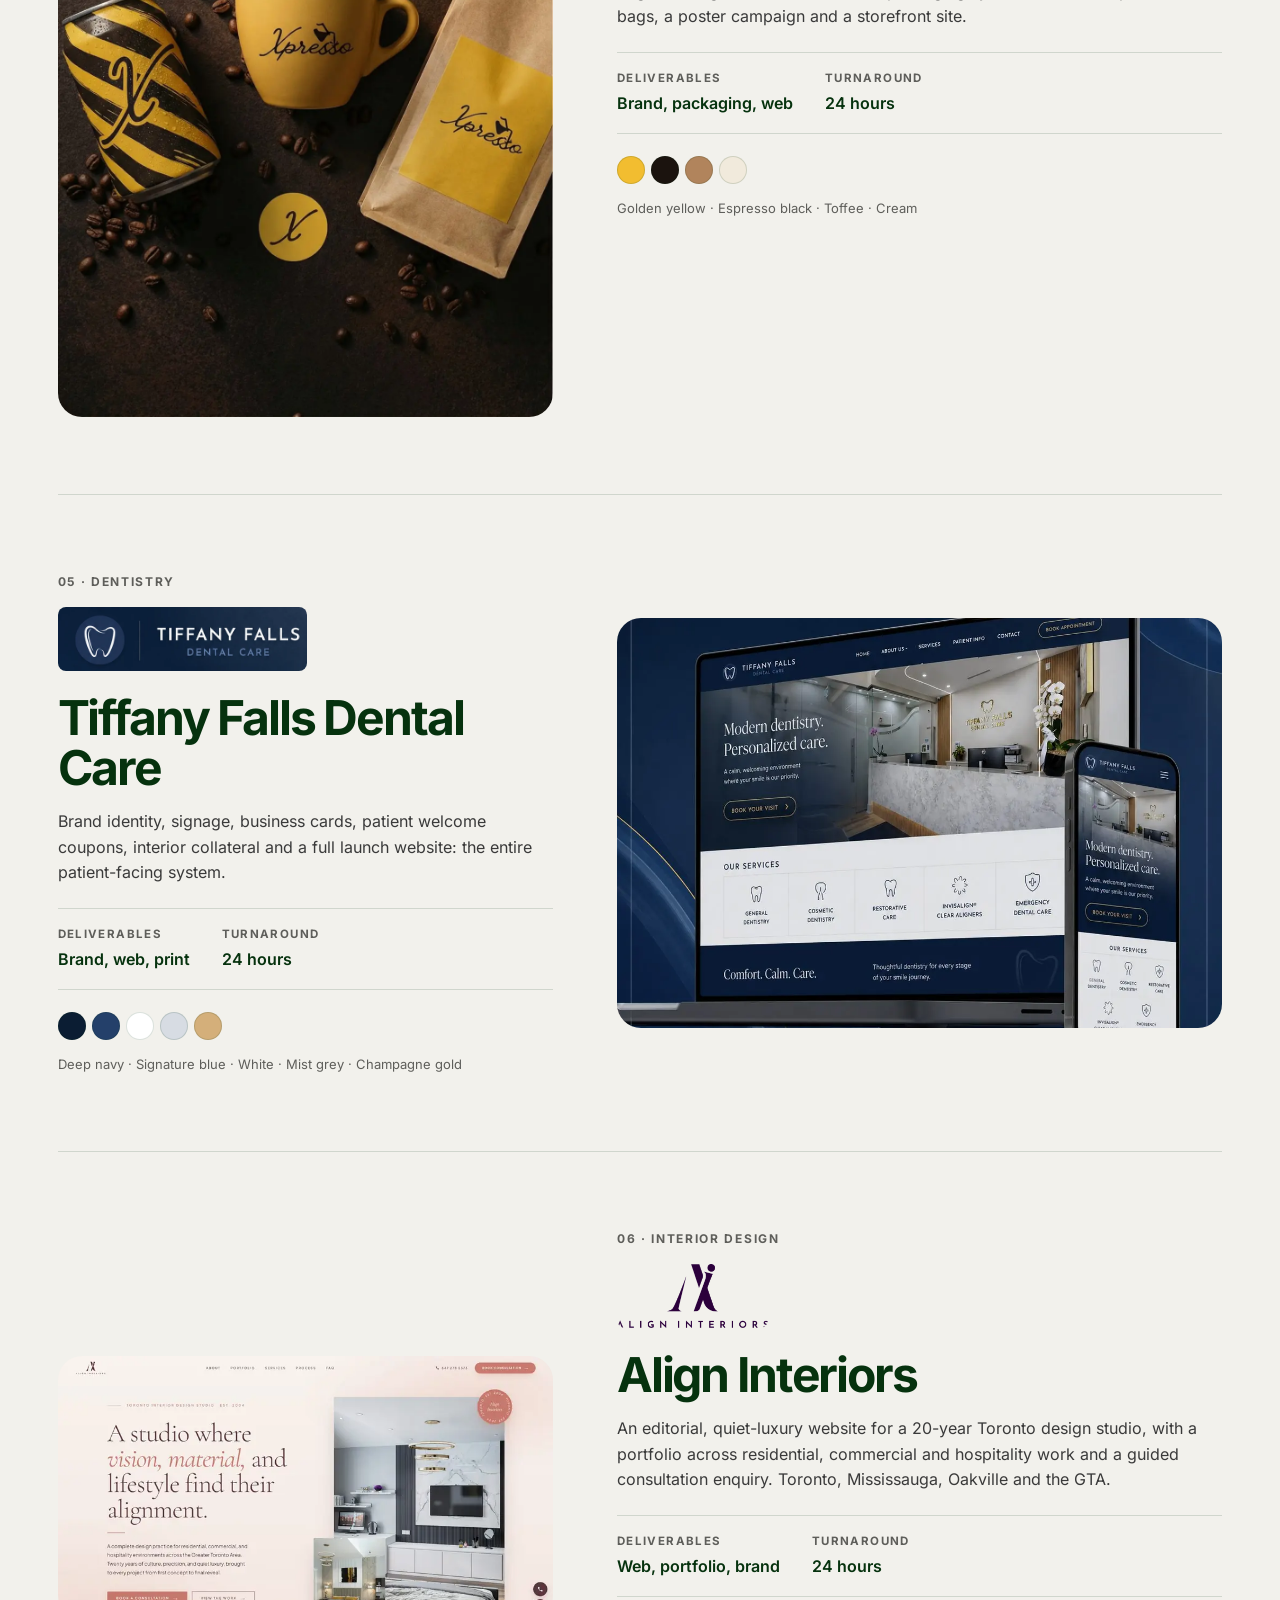
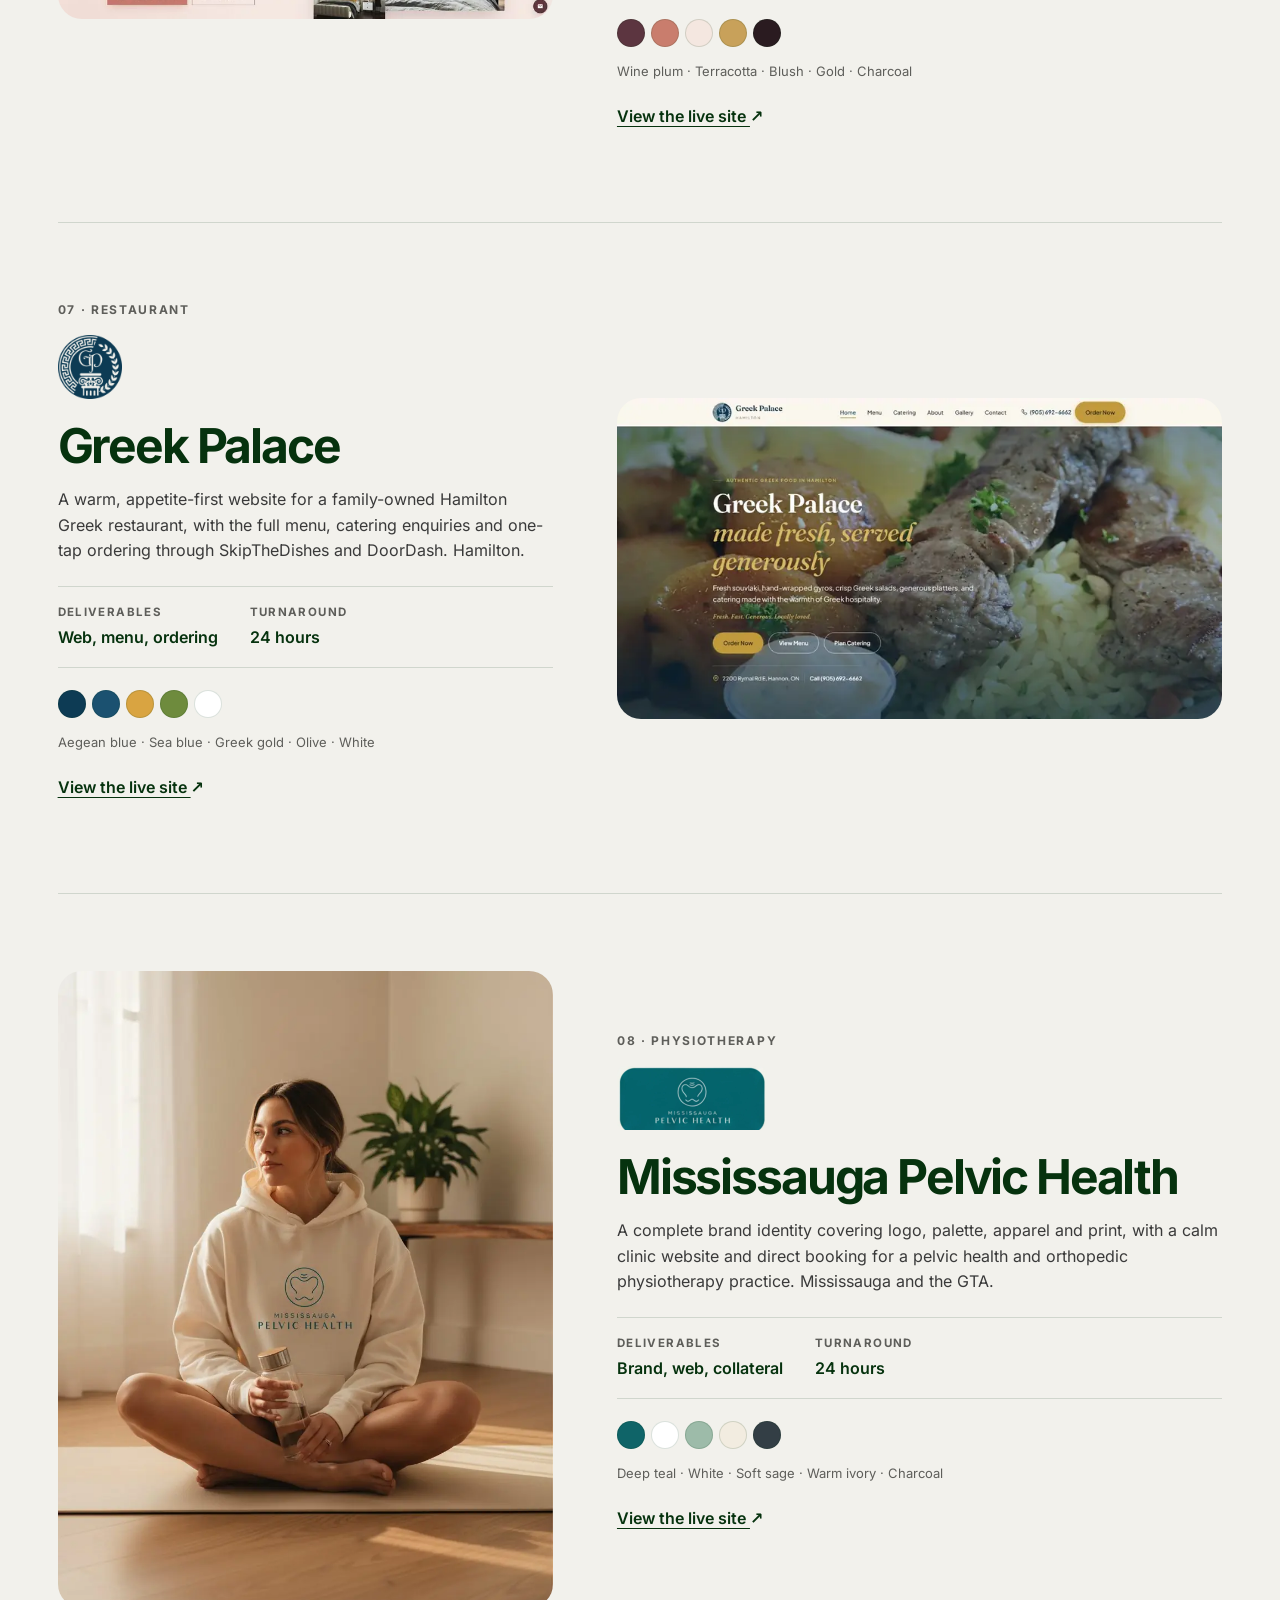
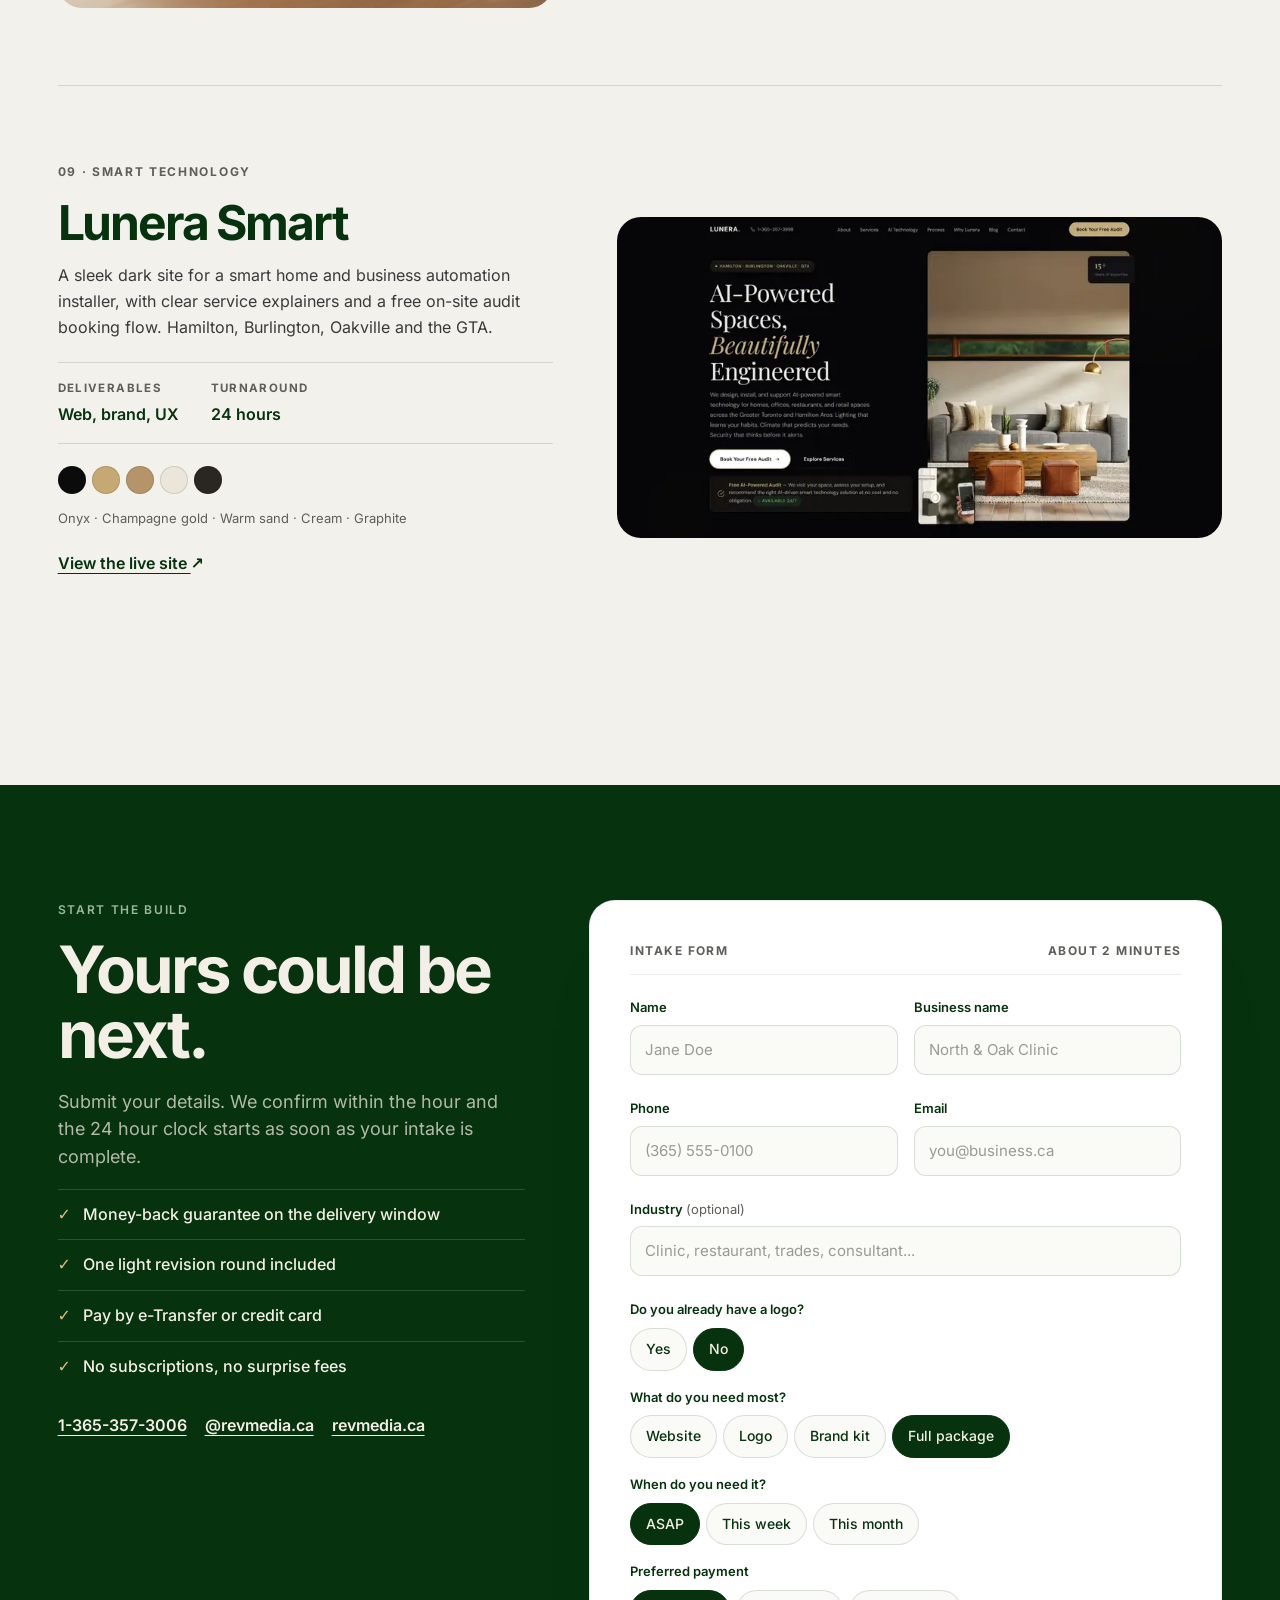
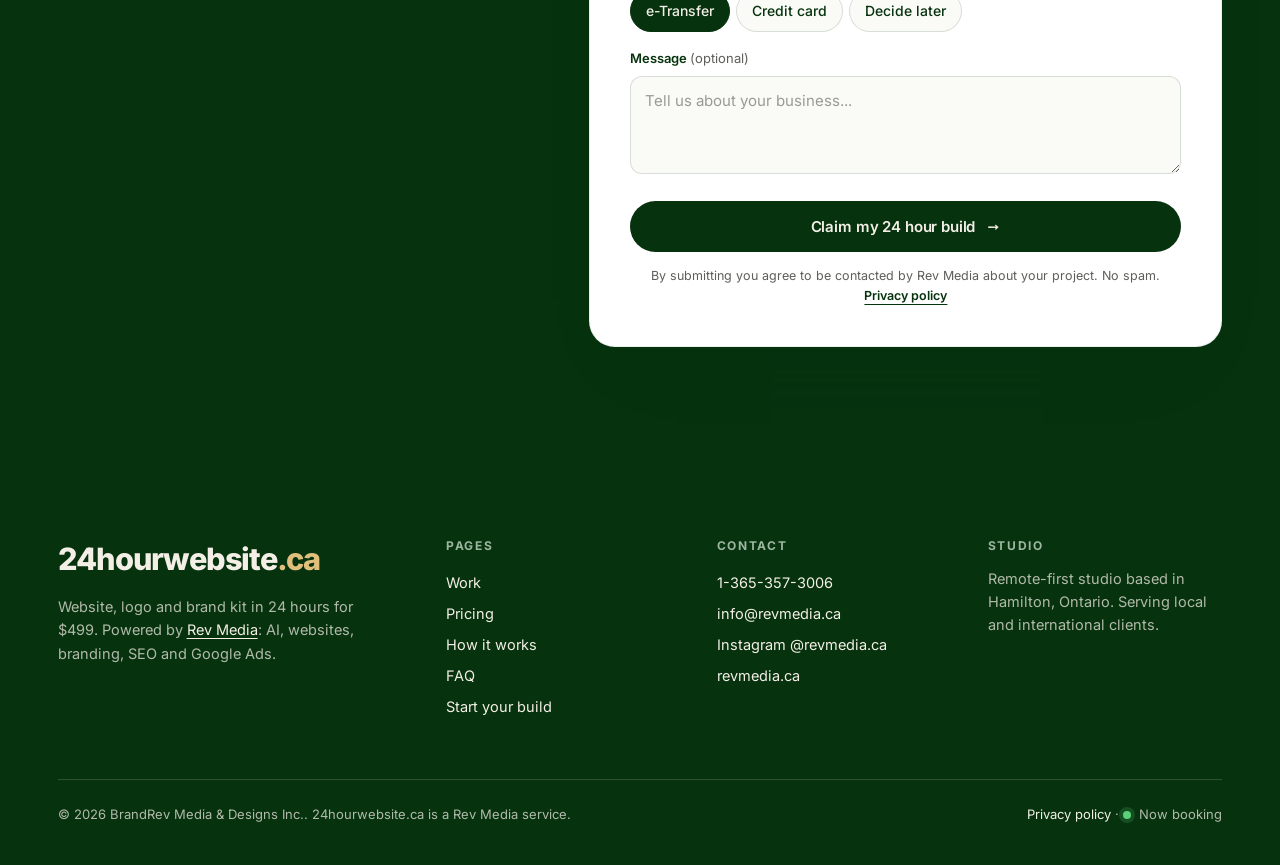
<file: work/index.html>
<!doctype html>
<html lang="en-CA">
<head>
<meta charset="utf-8">
<meta name="viewport" content="width=device-width, initial-scale=1">
<title>Our Work: Websites &amp; Brands Built in 24 Hours | 24hourwebsite.ca</title>
<meta name="description" content="Nine recent builds for clinics, restaurants, real estate, interiors and more. Websites, logos and brand kits delivered in 24 hours by Rev Media.">
<link rel="canonical" href="https://24hourwebsite.ca/work/">
<meta name="robots" content="index, follow, max-image-preview:large, max-snippet:-1">
<meta name="theme-color" content="#F2F1EC">
<meta property="og:type" content="website">
<meta property="og:site_name" content="24hourwebsite.ca">
<meta property="og:locale" content="en_CA">
<meta property="og:title" content="Our Work: Websites &amp; Brands Built in 24 Hours | 24hourwebsite.ca">
<meta property="og:description" content="Nine recent builds for clinics, restaurants, real estate, interiors and more. Websites, logos and brand kits delivered in 24 hours by Rev Media.">
<meta property="og:url" content="https://24hourwebsite.ca/work/">
<meta property="og:image" content="https://24hourwebsite.ca/og-image.jpg">
<meta property="og:image:width" content="1200">
<meta property="og:image:height" content="630">
<meta property="og:image:alt" content="Website, logo and brand kit in 24 hours for $499. 24hourwebsite.ca, powered by Rev Media.">
<meta name="twitter:card" content="summary_large_image">
<meta name="twitter:title" content="Our Work: Websites &amp; Brands Built in 24 Hours | 24hourwebsite.ca">
<meta name="twitter:description" content="Nine recent builds for clinics, restaurants, real estate, interiors and more. Websites, logos and brand kits delivered in 24 hours by Rev Media.">
<meta name="twitter:image" content="https://24hourwebsite.ca/og-image.jpg">
<link rel="icon" href="/favicon.ico" sizes="any">
<link rel="icon" href="/favicon.svg" type="image/svg+xml">
<link rel="apple-touch-icon" href="/apple-touch-icon.png">
<link rel="manifest" href="/site.webmanifest">
<link rel="preload" href="/assets/fonts/inter-latin-wght-normal.woff2" as="font" type="font/woff2" crossorigin>
<link rel="preload" href="/assets/img/paper-lines.svg" as="image" fetchpriority="high">
<link rel="stylesheet" href="/assets/css/site.css?v=20261031">
<script>document.documentElement.className+=' js'</script>
<script src="/analytics.js" defer></script>
<script src="/assets/js/site.js?v=20261031" defer></script>
<script type="application/ld+json">{"@context":"https://schema.org","@graph":[{"@type":"CollectionPage","@id":"https://24hourwebsite.ca/work/#webpage","url":"https://24hourwebsite.ca/work/","name":"Selected work","description":"Nine recent builds for clinics, restaurants, real estate, interiors and more. Websites, logos and brand kits delivered in 24 hours by Rev Media.","isPartOf":{"@id":"https://24hourwebsite.ca/#website"},"about":{"@id":"https://24hourwebsite.ca/#business"},"inLanguage":"en-CA","breadcrumb":{"@id":"https://24hourwebsite.ca/work/#breadcrumb"}},{"@type":"BreadcrumbList","@id":"https://24hourwebsite.ca/work/#breadcrumb","itemListElement":[{"@type":"ListItem","position":1,"name":"Home","item":"https://24hourwebsite.ca/"},{"@type":"ListItem","position":2,"name":"Work","item":"https://24hourwebsite.ca/work/"}]}]}</script>
</head>
<body>
<a class="skip" href="#main">Skip to content</a>
<header class="topbar">
  <div class="wrap">
    <a class="mark" href="/" aria-label="24hourwebsite.ca home"><svg width="30" height="30" viewBox="0 0 40 40" aria-hidden="true" focusable="false"><rect width="40" height="40" rx="7" fill="#06320E"/><path fill="#F4EFE6" transform="translate(6.571 27.699) scale(0.010197)" d="M111.439453125 0.0V-253.281494140625L652.800048828125 -731.7607421875Q714.519775390625 -788.3203125 758.11962890625 -835.4200439453125Q801.719482421875 -882.519775390625 824.7794189453125 -929.9595947265625Q847.83935546875 -977.3994140625 847.83935546875 -1034.2392578125Q847.83935546875 -1096.279052734375 820.3394775390625 -1140.7388916015625Q792.839599609375 -1185.19873046875 745.4197998046875 -1209.2386474609375Q698.0 -1233.278564453125 636.240234375 -1233.278564453125Q573.280517578125 -1233.278564453125 525.980712890625 -1207.898681640625Q478.680908203125 -1182.518798828125 452.6610107421875 -1134.8389892578125Q426.64111328125 -1087.1591796875 426.64111328125 -1019.119384765625H91.119140625Q91.119140625 -1170.11962890625 159.3392333984375 -1279.999755859375Q227.559326171875 -1389.8798828125 350.799560546875 -1449.93994140625Q474.039794921875 -1510.0 637.440185546875 -1510.0Q805.400634765625 -1510.0 929.5609130859375 -1453.3599853515625Q1053.72119140625 -1396.719970703125 1122.101318359375 -1295.4998779296875Q1190.4814453125 -1194.27978515625 1190.4814453125 -1060.5595703125Q1190.4814453125 -975.759521484375 1156.5413818359375 -893.179443359375Q1122.601318359375 -810.599365234375 1035.1611328125 -709.039306640625Q947.720947265625 -607.479248046875 786.08056640625 -466.71923828125L601.4423828125 -295.281494140625V-284.801513671875H1208.641357421875V0.0ZM1306.4796484375 -249.039306640625V-524.880859375L1918.959140625 -1490.0H2162.400791015625V-1113.67822265625H2020.7999609375L1657.681552734375 -539.7607421875V-527.7607421875H2542.721591796875V-249.039306640625ZM2024.959873046875 0.0V-333.039794921875L2032.7999609375 -455.4404296875V-1490.0H2363.521884765625V0.0Z"/></svg><span>24hourwebsite<span>.ca</span></span></a>
    <nav aria-label="Main"><a href="/work/" aria-current="page">Work</a><a href="/pricing/">Pricing</a><a href="/how-it-works/" class="hide-sm">How it works</a><a href="/faq/">FAQ</a></nav>
    <a class="btn btn-ink" href="/start/">Start <span class="arr" aria-hidden="true">&rarr;</span></a>
  </div>
</header>
<main id="main">
<header class="phead"><div class="wrap"><nav aria-label="Breadcrumb"><ol class="crumbs"><li><a href="/">Home</a></li><li><span aria-current="page">Work</span></li></ol></nav><p class="kicker">Selected work</p><h1>Recently delivered. In a day.</h1><p class="lead">Real projects for real businesses: brand identities, websites, signage and launch kits, each with a 24 hour first delivery.</p><div class="ctas"><a class="btn btn-ink" href="/start/">Start my 24 hour website <span class="arr" aria-hidden="true">&rarr;</span></a><a class="link" href="tel:+13653573006">or call 1-365-357-3006</a></div></div></header>
<section class="sec tight"><div class="wrap"><article class="case" id="vali-mikho-real-estate">
  <div>
    <p class="case-num">01 &middot; Real estate</p>

    <h2>Vali Mikho Real Estate</h2>
    <p>Custom M monogram, full brand identity, a listing website with smart search, a yard sign system (For Sale, Sold, Open House) and a complete brand guide. Hamilton, Burlington, Oakville and the GTA.</p>
    <dl><div><dt>Deliverables</dt><dd>Brand, web, signage</dd></div><div><dt>Turnaround</dt><dd>24 hours</dd></div></dl>
    <div class="pal" role="img" aria-label="Brand palette: Deep navy, Midnight, Warm gold, Ivory, Charcoal"><i style="background:#0B1D33"></i><i style="background:#15283F"></i><i style="background:#C8A15A"></i><i style="background:#F7F5F0"></i><i style="background:#1E1E1E"></i><small>Deep navy &middot; Midnight &middot; Warm gold &middot; Ivory &middot; Charcoal</small></div>

  </div>
  <figure class="case-media" style="margin:0"><img src="/assets/img/vali-mikho-real-estate-website-1200.webp" srcset="/assets/img/vali-mikho-real-estate-website-700.webp 700w, /assets/img/vali-mikho-real-estate-website-1200.webp 1200w" sizes="(max-width: 860px) 100vw, 720px" width="1200" height="1500" alt="Vali Mikho Real Estate website on a laptop and phone, in deep navy and warm gold" loading="lazy" decoding="async"></figure>
</article><article class="case" id="upper-james-medical-clinic">
  <div>
    <p class="case-num">02 &middot; Clinic</p>
    <div class="case-logo"><img src="/assets/img/upper-james-logo-600.webp" width="600" height="143" alt="Upper James Medical Clinic logo" loading="lazy" decoding="async"></div>
    <h2>Upper James Medical Clinic</h2>
    <p>Full brand identity, a one-page site, a mobile booking flow, stationery and a matching Instagram identity, all live within a single day.</p>
    <dl><div><dt>Deliverables</dt><dd>Brand, web, booking</dd></div><div><dt>Turnaround</dt><dd>24 hours</dd></div></dl>
    <div class="pal" role="img" aria-label="Brand palette: Navy, Red, Light grey, White"><i style="background:#0D416F"></i><i style="background:#EF2B2D"></i><i style="background:#EFEFEF"></i><i style="background:#FFFFFF"></i><small>Navy &middot; Red &middot; Light grey &middot; White</small></div>

  </div>
  <figure class="case-media" style="margin:0"><img src="/assets/img/upper-james-medical-clinic-website-1042.webp" srcset="/assets/img/upper-james-medical-clinic-website-640.webp 640w, /assets/img/upper-james-medical-clinic-website-1042.webp 1042w" sizes="(max-width: 860px) 100vw, 720px" width="1042" height="830" alt="Upper James Medical Clinic website with a mobile booking flow and matching Instagram profile" loading="lazy" decoding="async"></figure>
</article><article class="case" id="sixth-and-fade">
  <div>
    <p class="case-num">03 &middot; Barbershop</p>
    <div class="case-logo"><img src="/assets/img/sixth-and-fade-logo-600.webp" width="600" height="138" alt="Sixth &amp; Fade logo" loading="lazy" decoding="async"></div>
    <h2>Sixth & Fade</h2>
    <p>Brand identity, signage, business cards, packaging and a launch website with built-in waitlist capture. From empty unit to opening day in a single build cycle. Toronto.</p>
    <dl><div><dt>Deliverables</dt><dd>Brand, web, launch</dd></div><div><dt>Turnaround</dt><dd>24 hours</dd></div></dl>
    <div class="pal" role="img" aria-label="Brand palette: Matte black, Graphite, Off-white, Silver, Electric blue"><i style="background:#0B0B0D"></i><i style="background:#1A1D21"></i><i style="background:#F2F2F0"></i><i style="background:#A4A6AA"></i><i style="background:#005BFF"></i><small>Matte black &middot; Graphite &middot; Off-white &middot; Silver &middot; Electric blue</small></div>

  </div>
  <figure class="case-media" style="margin:0"><img src="/assets/img/sixth-and-fade-barbershop-website-1122.webp" srcset="/assets/img/sixth-and-fade-barbershop-website-640.webp 640w, /assets/img/sixth-and-fade-barbershop-website-1122.webp 1122w" sizes="(max-width: 860px) 100vw, 720px" width="1122" height="760" alt="Sixth &amp; Fade barbershop website on a laptop and phone, matte black with electric blue" loading="lazy" decoding="async"></figure>
</article><article class="case" id="xpresso">
  <div>
    <p class="case-num">04 &middot; Cafe</p>

    <h2>Xpresso</h2>
    <p>Logo, monogram and wordmark, a packaging system for cans, cups and bean bags, a poster campaign and a storefront site.</p>
    <dl><div><dt>Deliverables</dt><dd>Brand, packaging, web</dd></div><div><dt>Turnaround</dt><dd>24 hours</dd></div></dl>
    <div class="pal" role="img" aria-label="Brand palette: Golden yellow, Espresso black, Toffee, Cream"><i style="background:#F2BD30"></i><i style="background:#1B130E"></i><i style="background:#B1845C"></i><i style="background:#F1EADC"></i><small>Golden yellow &middot; Espresso black &middot; Toffee &middot; Cream</small></div>

  </div>
  <figure class="case-media" style="margin:0"><img src="/assets/img/xpresso-coffee-packaging-1100.webp" srcset="/assets/img/xpresso-coffee-packaging-640.webp 640w, /assets/img/xpresso-coffee-packaging-1100.webp 1100w" sizes="(max-width: 860px) 100vw, 720px" width="1100" height="1640" alt="Xpresso coffee packaging: a branded can, espresso cup and bean bag in golden yellow and black" loading="lazy" decoding="async"></figure>
</article><article class="case" id="tiffany-falls-dental-care">
  <div>
    <p class="case-num">05 &middot; Dentistry</p>
    <div class="case-logo"><img src="/assets/img/tiffany-falls-logo-600.webp" width="600" height="154" alt="Tiffany Falls Dental Care logo" loading="lazy" decoding="async"></div>
    <h2>Tiffany Falls Dental Care</h2>
    <p>Brand identity, signage, business cards, patient welcome coupons, interior collateral and a full launch website: the entire patient-facing system.</p>
    <dl><div><dt>Deliverables</dt><dd>Brand, web, print</dd></div><div><dt>Turnaround</dt><dd>24 hours</dd></div></dl>
    <div class="pal" role="img" aria-label="Brand palette: Deep navy, Signature blue, White, Mist grey, Champagne gold"><i style="background:#0B1D33"></i><i style="background:#24406A"></i><i style="background:#FFFFFF"></i><i style="background:#D7DCE3"></i><i style="background:#D4AF7A"></i><small>Deep navy &middot; Signature blue &middot; White &middot; Mist grey &middot; Champagne gold</small></div>

  </div>
  <figure class="case-media" style="margin:0"><img src="/assets/img/tiffany-falls-dental-website-1122.webp" srcset="/assets/img/tiffany-falls-dental-website-640.webp 640w, /assets/img/tiffany-falls-dental-website-1122.webp 1122w" sizes="(max-width: 860px) 100vw, 720px" width="1122" height="760" alt="Tiffany Falls Dental Care website on a laptop and phone in navy and white" loading="lazy" decoding="async"></figure>
</article><article class="case" id="align-interiors">
  <div>
    <p class="case-num">06 &middot; Interior design</p>
    <div class="case-logo"><img src="/assets/img/align-interiors-logo-600.webp" width="600" height="254" alt="Align Interiors logo" loading="lazy" decoding="async"></div>
    <h2>Align Interiors</h2>
    <p>An editorial, quiet-luxury website for a 20-year Toronto design studio, with a portfolio across residential, commercial and hospitality work and a guided consultation enquiry. Toronto, Mississauga, Oakville and the GTA.</p>
    <dl><div><dt>Deliverables</dt><dd>Web, portfolio, brand</dd></div><div><dt>Turnaround</dt><dd>24 hours</dd></div></dl>
    <div class="pal" role="img" aria-label="Brand palette: Wine plum, Terracotta, Blush, Gold, Charcoal"><i style="background:#5C3540"></i><i style="background:#C97D6D"></i><i style="background:#F4E7E0"></i><i style="background:#C8A15A"></i><i style="background:#2A1B20"></i><small>Wine plum &middot; Terracotta &middot; Blush &middot; Gold &middot; Charcoal</small></div>
    <p style="margin-top:22px"><a class="link" href="https://aligninteriors.ca/" target="_blank" rel="noopener">View the live site <span class="arr" aria-hidden="true">&#8599;</span></a></p>
  </div>
  <figure class="case-media" style="margin:0"><img src="/assets/img/align-interiors-website-1600.webp" srcset="/assets/img/align-interiors-website-800.webp 800w, /assets/img/align-interiors-website-1600.webp 1600w" sizes="(max-width: 860px) 100vw, 720px" width="1600" height="848" alt="Align Interiors homepage with a blush and plum editorial layout and a living room photo" loading="lazy" decoding="async"></figure>
</article><article class="case" id="greek-palace">
  <div>
    <p class="case-num">07 &middot; Restaurant</p>
    <div class="case-logo"><img src="/assets/img/greek-palace-logo-320.webp" width="320" height="320" alt="Greek Palace logo" loading="lazy" decoding="async"></div>
    <h2>Greek Palace</h2>
    <p>A warm, appetite-first website for a family-owned Hamilton Greek restaurant, with the full menu, catering enquiries and one-tap ordering through SkipTheDishes and DoorDash. Hamilton.</p>
    <dl><div><dt>Deliverables</dt><dd>Web, menu, ordering</dd></div><div><dt>Turnaround</dt><dd>24 hours</dd></div></dl>
    <div class="pal" role="img" aria-label="Brand palette: Aegean blue, Sea blue, Greek gold, Olive, White"><i style="background:#0D3B54"></i><i style="background:#1B5170"></i><i style="background:#D9A441"></i><i style="background:#6E8B3D"></i><i style="background:#FFFFFF"></i><small>Aegean blue &middot; Sea blue &middot; Greek gold &middot; Olive &middot; White</small></div>
    <p style="margin-top:22px"><a class="link" href="https://mygreekpalace.ca/" target="_blank" rel="noopener">View the live site <span class="arr" aria-hidden="true">&#8599;</span></a></p>
  </div>
  <figure class="case-media" style="margin:0"><img src="/assets/img/greek-palace-restaurant-website-1600.webp" srcset="/assets/img/greek-palace-restaurant-website-800.webp 800w, /assets/img/greek-palace-restaurant-website-1600.webp 1600w" sizes="(max-width: 860px) 100vw, 720px" width="1600" height="848" alt="Greek Palace restaurant homepage with a souvlaki plate photo and order buttons" loading="lazy" decoding="async"></figure>
</article><article class="case" id="mississauga-pelvic-health">
  <div>
    <p class="case-num">08 &middot; Physiotherapy</p>
    <div class="case-logo"><img src="/assets/img/mississauga-pelvic-health-logo-600.webp" width="600" height="256" alt="Mississauga Pelvic Health logo" loading="lazy" decoding="async"></div>
    <h2>Mississauga Pelvic Health</h2>
    <p>A complete brand identity covering logo, palette, apparel and print, with a calm clinic website and direct booking for a pelvic health and orthopedic physiotherapy practice. Mississauga and the GTA.</p>
    <dl><div><dt>Deliverables</dt><dd>Brand, web, collateral</dd></div><div><dt>Turnaround</dt><dd>24 hours</dd></div></dl>
    <div class="pal" role="img" aria-label="Brand palette: Deep teal, White, Soft sage, Warm ivory, Charcoal"><i style="background:#0F6468"></i><i style="background:#FFFFFF"></i><i style="background:#9DBBA9"></i><i style="background:#F2ECE0"></i><i style="background:#333E45"></i><small>Deep teal &middot; White &middot; Soft sage &middot; Warm ivory &middot; Charcoal</small></div>
    <p style="margin-top:22px"><a class="link" href="https://www.mississaugapelvichealth.com/" target="_blank" rel="noopener">View the live site <span class="arr" aria-hidden="true">&#8599;</span></a></p>
  </div>
  <figure class="case-media" style="margin:0"><img src="/assets/img/mississauga-pelvic-health-brand-896.webp" srcset="/assets/img/mississauga-pelvic-health-brand-560.webp 560w, /assets/img/mississauga-pelvic-health-brand-896.webp 896w" sizes="(max-width: 860px) 100vw, 720px" width="896" height="1152" alt="Woman in a Mississauga Pelvic Health branded hoodie sitting in a calm, plant-filled studio" loading="lazy" decoding="async"></figure>
</article><article class="case" id="lunera-smart">
  <div>
    <p class="case-num">09 &middot; Smart technology</p>

    <h2>Lunera Smart</h2>
    <p>A sleek dark site for a smart home and business automation installer, with clear service explainers and a free on-site audit booking flow. Hamilton, Burlington, Oakville and the GTA.</p>
    <dl><div><dt>Deliverables</dt><dd>Web, brand, UX</dd></div><div><dt>Turnaround</dt><dd>24 hours</dd></div></dl>
    <div class="pal" role="img" aria-label="Brand palette: Onyx, Champagne gold, Warm sand, Cream, Graphite"><i style="background:#0B0B0C"></i><i style="background:#C6A972"></i><i style="background:#B5946A"></i><i style="background:#ECE6DA"></i><i style="background:#2A2622"></i><small>Onyx &middot; Champagne gold &middot; Warm sand &middot; Cream &middot; Graphite</small></div>
    <p style="margin-top:22px"><a class="link" href="https://www.lunerasmart.com/" target="_blank" rel="noopener">View the live site <span class="arr" aria-hidden="true">&#8599;</span></a></p>
  </div>
  <figure class="case-media" style="margin:0"><img src="/assets/img/lunera-smart-website-1600.webp" srcset="/assets/img/lunera-smart-website-800.webp 800w, /assets/img/lunera-smart-website-1600.webp 1600w" sizes="(max-width: 860px) 100vw, 720px" width="1600" height="847" alt="Lunera Smart homepage: dark layout with champagne gold type and a smart home interior photo" loading="lazy" decoding="async"></figure>
</article></div></section>
<section class="sec dark" aria-labelledby="start-h"><div class="wrap form-grid"><div>
  <p class="kicker">Start the build</p>
  <h2 id="start-h" class="h2" style="margin-bottom:20px">Yours could be next.</h2>
  <p class="lead">Submit your details. We confirm within the hour and the 24 hour clock starts as soon as your intake is complete.</p>
  <ul class="trust"><li>Money-back guarantee on the delivery window</li><li>One light revision round included</li><li>Pay by e-Transfer or credit card</li><li>No subscriptions, no surprise fees</li></ul>
  <p class="cstrip"><a href="tel:+13653573006">1-365-357-3006</a><a href="https://www.instagram.com/revmedia.ca/" target="_blank" rel="noopener">@revmedia.ca</a><a href="https://revmedia.ca/" target="_blank" rel="noopener">revmedia.ca</a></p>
</div><form class="lead-form" id="intake-work" action="https://formsubmit.co/info@revmedia.ca" method="POST" data-ajax="https://formsubmit.co/ajax/info@revmedia.ca" data-next="/thank-you/">
  <input type="hidden" name="_subject" value="New 24hourwebsite.ca intake">
  <input type="hidden" name="_template" value="table">
  <input type="hidden" name="_captcha" value="false">
  <input type="hidden" name="_next" value="https://24hourwebsite.ca/thank-you/">
  <input type="text" name="_honey" class="hp" tabindex="-1" autocomplete="off" aria-hidden="true">
  <div class="lf-head"><span>Intake form</span><span>About 2 minutes</span></div>
  <div class="fgrid">
    <div class="f"><label for="intake-work-name">Name</label><input id="intake-work-name" name="name" type="text" autocomplete="name" placeholder="Jane Doe" required aria-describedby="intake-work-name-msg"><span class="msg" id="intake-work-name-msg" aria-live="polite"></span></div>
    <div class="f"><label for="intake-work-business">Business name</label><input id="intake-work-business" name="business" type="text" autocomplete="organization" placeholder="North &amp; Oak Clinic" required aria-describedby="intake-work-business-msg"><span class="msg" id="intake-work-business-msg" aria-live="polite"></span></div>
    <div class="f"><label for="intake-work-phone">Phone</label><input id="intake-work-phone" name="phone" type="tel" autocomplete="tel" placeholder="(365) 555-0100" inputmode="tel" required aria-describedby="intake-work-phone-msg"><span class="msg" id="intake-work-phone-msg" aria-live="polite"></span></div>
    <div class="f"><label for="intake-work-email">Email</label><input id="intake-work-email" name="email" type="email" autocomplete="email" placeholder="you@business.ca" inputmode="email" required aria-describedby="intake-work-email-msg"><span class="msg" id="intake-work-email-msg" aria-live="polite"></span></div>
    <div class="f full"><label for="intake-work-industry">Industry <span class="opt">(optional)</span></label><input id="intake-work-industry" name="industry" type="text" autocomplete="off" placeholder="Clinic, restaurant, trades, consultant..." aria-describedby="intake-work-industry-msg"><span class="msg" id="intake-work-industry-msg" aria-live="polite"></span></div>
    <fieldset class="seg"><legend>Do you already have a logo?</legend><div class="seg-opts"><input type="radio" id="intake-work-logo-yes" name="logo" value="Yes"><label for="intake-work-logo-yes">Yes</label><input type="radio" id="intake-work-logo-no" name="logo" value="No" checked><label for="intake-work-logo-no">No</label></div></fieldset>
    <fieldset class="seg"><legend>What do you need most?</legend><div class="seg-opts"><input type="radio" id="intake-work-need-web" name="need" value="Website"><label for="intake-work-need-web">Website</label><input type="radio" id="intake-work-need-logo" name="need" value="Logo"><label for="intake-work-need-logo">Logo</label><input type="radio" id="intake-work-need-kit" name="need" value="Brand kit"><label for="intake-work-need-kit">Brand kit</label><input type="radio" id="intake-work-need-full" name="need" value="Full package" checked><label for="intake-work-need-full">Full package</label></div></fieldset>
    <fieldset class="seg"><legend>When do you need it?</legend><div class="seg-opts"><input type="radio" id="intake-work-timing-asap" name="timing" value="ASAP" checked><label for="intake-work-timing-asap">ASAP</label><input type="radio" id="intake-work-timing-week" name="timing" value="This week"><label for="intake-work-timing-week">This week</label><input type="radio" id="intake-work-timing-month" name="timing" value="This month"><label for="intake-work-timing-month">This month</label></div></fieldset>
    <fieldset class="seg"><legend>Preferred payment</legend><div class="seg-opts"><input type="radio" id="intake-work-payment-et" name="payment" value="e-Transfer" checked><label for="intake-work-payment-et">e-Transfer</label><input type="radio" id="intake-work-payment-cc" name="payment" value="Credit card"><label for="intake-work-payment-cc">Credit card</label><input type="radio" id="intake-work-payment-later" name="payment" value="Decide later"><label for="intake-work-payment-later">Decide later</label></div></fieldset>
    <div class="f full"><label for="intake-work-message">Message <span class="opt">(optional)</span></label><textarea id="intake-work-message" name="message" rows="3" placeholder="Tell us about your business..." aria-describedby="intake-work-message-msg"></textarea><span class="msg" id="intake-work-message-msg" aria-live="polite"></span></div>
  </div>
  <button type="submit" class="btn btn-ink"><span class="label">Claim my 24 hour build</span><span class="spin" aria-hidden="true"></span><span class="arr" aria-hidden="true">&rarr;</span></button>
  <div class="form-status" role="alert" tabindex="-1" hidden data-error="We could not send that just now. Please call or text &lt;a href=&quot;tel:+13653573006&quot;&gt;1-365-357-3006&lt;/a&gt; or email &lt;a href=&quot;mailto:info@revmedia.ca&quot;&gt;info@revmedia.ca&lt;/a&gt; and we will confirm within the hour."></div>
  <p class="lf-fine">By submitting you agree to be contacted by Rev Media about your project. No spam. <a class="link" href="/privacy/">Privacy policy</a></p>
</form></div></section>
</main>
<footer class="foot">
  <div class="wrap">
    <div class="foot-grid">
      <div>
        <a class="f-word" href="/">24hourwebsite<span>.ca</span></a>
        <p>Website, logo and brand kit in 24 hours for $499. Powered by <a href="https://revmedia.ca/" style="color:var(--cream);text-decoration:underline;text-underline-offset:3px">Rev Media</a>: AI, websites, branding, SEO and Google Ads.</p>
      </div>
      <div><h2>Pages</h2><ul><li><a href="/work/">Work</a></li><li><a href="/pricing/">Pricing</a></li><li><a href="/how-it-works/">How it works</a></li><li><a href="/faq/">FAQ</a></li><li><a href="/start/">Start your build</a></li></ul></div>
      <div><h2>Contact</h2><ul><li><a href="tel:+13653573006">1-365-357-3006</a></li><li><a href="mailto:info@revmedia.ca">info@revmedia.ca</a></li><li><a href="https://www.instagram.com/revmedia.ca/" target="_blank" rel="noopener">Instagram @revmedia.ca</a></li><li><a href="https://revmedia.ca/" target="_blank" rel="noopener">revmedia.ca</a></li></ul></div>
      <div><h2>Studio</h2><p style="margin-top:0">Remote-first studio based in Hamilton, Ontario. Serving local and international clients.</p></div>
    </div>
    <div class="foot-base">
      <span>&copy; <span data-year>2026</span> BrandRev Media & Designs Inc.. 24hourwebsite.ca is a Rev Media service.</span>
      <span><a href="/privacy/">Privacy policy</a> &middot; <span class="live">Now booking</span></span>
    </div>
  </div>
</footer>
<div class="sticky" data-callbar><span>$499 &middot; ready in 24 hours</span><a href="/start/">Start my website <span class="arr" aria-hidden="true">&rarr;</span></a></div>
</body>
</html>
</file>
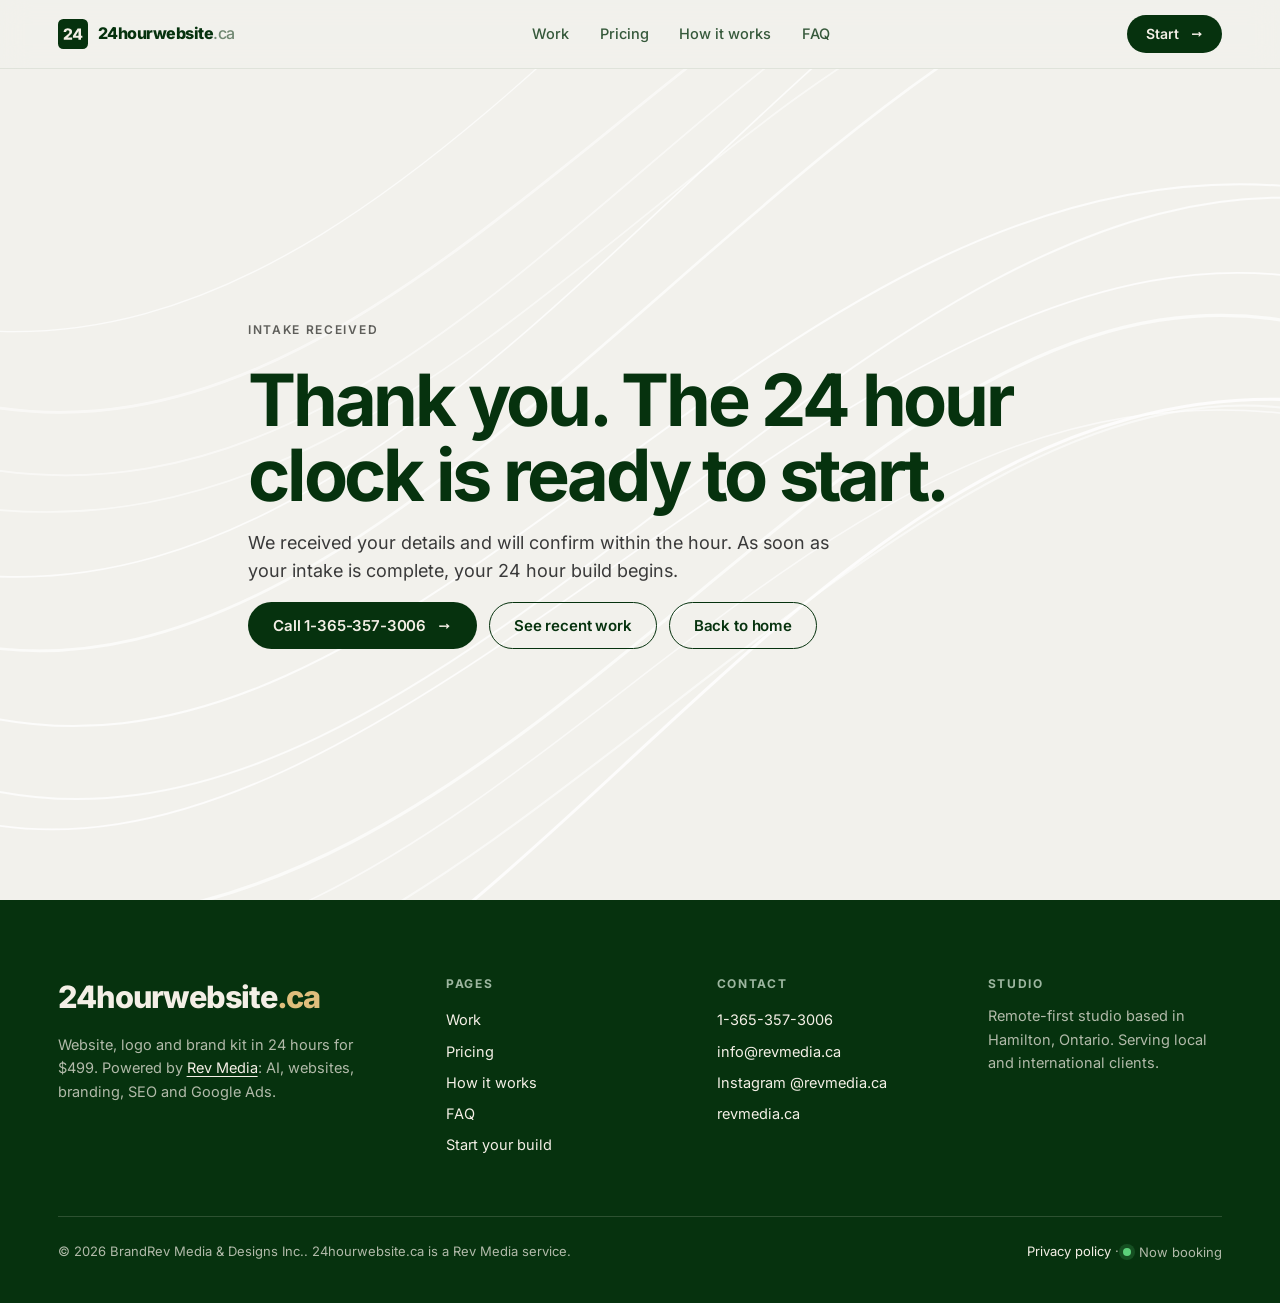
<file: thankyou.html>
<!doctype html><html lang="en-CA"><head><meta charset="utf-8"><title>Thank you | 24hourwebsite.ca</title><meta name="robots" content="noindex"><link rel="canonical" href="https://24hourwebsite.ca/thank-you/"><meta http-equiv="refresh" content="0; url=/thank-you/"></head><body><p><a href="/thank-you/">Continue</a></p></body></html>
</file>
<file: assets/css/site.css>
/* 24hourwebsite.ca · powered by Rev Media */
@font-face{font-family:"Inter";src:url(/assets/fonts/inter-latin-wght-normal.woff2) format("woff2-variations"),url(/assets/fonts/inter-latin-wght-normal.woff2) format("woff2");font-weight:100 900;font-style:normal;font-display:swap}
@font-face{font-family:"Inter Fallback";src:local("Arial"),local("Helvetica Neue"),local("Liberation Sans");size-adjust:104.33%;ascent-override:92.85%;descent-override:23.12%;line-gap-override:0%}
:root{
  --paper:#F2F1EC;--paper-2:#E9E7DF;--card:#FBFAF6;--white:#FFFFFF;
  --ink:#06320E;--ink-2:#0B4416;--text:#3A3A3A;--muted:#5E5E5A;--rule:#A9A9A6;--line:rgba(6,50,14,.14);--line-2:rgba(6,50,14,.08);
  --cream:#F4EFE6;--cream-dim:rgba(244,239,230,.72);--cream-line:rgba(244,239,230,.16);--gold:#C8A15A;--gold-2:#E0BE7C;--sage:#9DB6A0;
  --sans:"Inter","Inter Fallback",ui-sans-serif,system-ui,-apple-system,"Segoe UI",sans-serif;
  --pad:clamp(20px,4.5vw,64px);--max:1320px;--ease:cubic-bezier(.22,1,.36,1);
}
*,*::before,*::after{box-sizing:border-box}
html{-webkit-text-size-adjust:100%;scroll-padding-top:88px}
body{margin:0;background:var(--paper);color:var(--text);font:400 16px/1.6 var(--sans);font-feature-settings:"cv11","ss01";-webkit-font-smoothing:antialiased;overflow-x:hidden}
body.home{background:var(--white)}
img,svg{display:block;max-width:100%}
img{height:auto}
a{color:inherit;text-decoration:none}
p{margin:0 0 1em}
h1,h2,h3{margin:0;color:var(--ink);font-weight:700;letter-spacing:-.035em;line-height:1.04}
ul,ol{margin:0;padding:0;list-style:none}
button,input,select,textarea{font:inherit;color:inherit}
::selection{background:var(--ink);color:var(--cream)}
:focus-visible{outline:2px solid var(--ink);outline-offset:3px;border-radius:6px}
.skip{position:absolute;left:12px;top:-60px;z-index:200;background:var(--ink);color:var(--cream);padding:10px 16px;border-radius:999px;font-size:14px}
.skip:focus{top:12px}
.wrap{max-width:var(--max);margin:0 auto;padding-inline:var(--pad)}
.arr{display:inline-block;transition:transform .2s var(--ease)}
a:hover .arr,button:hover .arr{transform:translateX(3px)}
.kicker{font-size:12px;font-weight:600;letter-spacing:.14em;text-transform:uppercase;color:var(--muted);margin:0 0 18px;display:flex;gap:10px;align-items:center}
.kicker b{color:var(--ink);font-weight:700}
.link{color:var(--ink);font-weight:600;text-decoration:underline;text-decoration-thickness:1px;text-underline-offset:4px}
.link:hover{color:var(--ink-2);text-decoration-thickness:2px}

/* Buttons */
.btn{display:inline-flex;align-items:center;justify-content:center;gap:10px;border-radius:999px;padding:15px 24px;font-size:15px;font-weight:600;letter-spacing:-.01em;line-height:1;border:1px solid transparent;cursor:pointer;transition:background-color .2s,color .2s,border-color .2s,transform .2s;white-space:nowrap}
.btn:active{transform:scale(.98)}
.btn-ink{background:var(--ink);color:var(--cream)}
.btn-ink:hover{background:#0A4A18}
.btn-line{border-color:var(--ink);color:var(--ink)}
.btn-line:hover{background:var(--ink);color:var(--cream)}
.btn-cream{background:var(--cream);color:var(--ink)}
.btn-cream:hover{background:var(--gold-2)}
.btn-ghost-c{border-color:var(--cream-line);color:var(--cream)}
.btn-ghost-c:hover{border-color:var(--cream)}
.btn[aria-busy=true]{pointer-events:none;opacity:.85}
.btn .spin{width:15px;height:15px;border:2px solid currentColor;border-right-color:transparent;border-radius:50%;animation:spin .7s linear infinite;display:none}
.btn[aria-busy=true] .spin{display:inline-block}
.btn[aria-busy=true] .arr{display:none}
@keyframes spin{to{transform:rotate(360deg)}}

/* ============ WILD HERO ============ */
.w-hero{--fs:min(19.6vh,13.2vw);position:relative;min-height:100vh;min-height:100svh;display:flex;flex-direction:column;overflow:hidden;background:var(--white)}
.w-bg{position:absolute;inset:0;background:var(--paper);pointer-events:none}
.w-bg svg{position:absolute;inset:0;width:100%;height:100%}
.w-nav{position:relative;z-index:3;display:flex;justify-content:space-between;align-items:center;gap:20px;font-size:max(13px,calc(var(--fs) * .074));font-weight:500;padding:calc(var(--fs) * .14) calc(var(--fs) * .27) 0}
.w-nav nav{display:flex;align-items:center;gap:clamp(16px,2.2vw,30px)}
.w-nav a{color:var(--ink);opacity:.86;transition:opacity .2s}
.w-nav a:hover{opacity:1}
.w-nav .brand{font-weight:800;letter-spacing:-.03em;opacity:1;margin-right:clamp(6px,1.4vw,18px)}
.w-nav .brand span{font-weight:500;opacity:.55}
.w-mid{position:relative;z-index:2;flex:1;display:flex;align-items:center;justify-content:center;padding-bottom:4vh}
.w-word{display:flex;align-items:center;justify-content:center;column-gap:calc(var(--fs) * .085);font-size:var(--fs);font-weight:800;letter-spacing:-.045em;line-height:.8;color:var(--ink);user-select:none}
.w-word .w-l,.w-word .w-r{display:block;padding-top:.04em}
.w-pill{position:relative;flex:none;width:calc(var(--fs) * 3.62);height:calc(var(--fs) * 1.81);border-radius:999px;overflow:hidden;background:#d8d3cf;clip-path:inset(0 round 999px);-webkit-mask-image:-webkit-radial-gradient(white,black);margin:0}
.w-media{position:absolute;top:0;bottom:0;left:50%;width:max(100%,calc(var(--fs) * 4.2));transform:translateX(-50%)}
.w-media img{position:absolute;inset:0;width:100%;height:100%;object-fit:cover;object-position:center 42%;opacity:0;transform:scale(1.06);transition:opacity 1.1s ease,transform 4.5s linear}
.w-media img.on{opacity:1;transform:scale(1)}
.w-media::after{content:"";position:absolute;inset:0;background:linear-gradient(180deg,rgba(6,50,14,0) 55%,rgba(6,50,14,.42));pointer-events:none}
.w-hair{position:absolute;inset:0;background:#b9b9b9;opacity:0;pointer-events:none;z-index:3}
.w-pill::after{content:"";position:absolute;inset:0;border-radius:999px;box-shadow:inset 0 0 0 1px rgba(6,50,14,.16),inset 0 10px 24px -14px rgba(6,50,14,.35);pointer-events:none;z-index:1}
.w-ic{position:absolute;top:50%;transform:translateY(-50%);z-index:2;width:36px;height:36px;display:flex;align-items:center;justify-content:center;border:0;border-radius:50%;background:transparent;color:#fff;opacity:.85;cursor:pointer;transition:opacity .2s,background-color .2s}
.w-ic:hover{opacity:1;background:rgba(255,255,255,.14)}
.w-ic svg{width:18px;height:18px}
.w-ic-l{left:calc(var(--fs) * .22)}
.w-ic-r{right:calc(var(--fs) * .22)}
.w-ic .i-play{display:none}
.w-ic[aria-pressed=true] .i-play{display:block}
.w-ic[aria-pressed=true] .i-pause{display:none}
.w-cap{position:absolute;left:50%;bottom:calc(var(--fs) * .14);transform:translateX(-50%);z-index:2;font-size:12px;font-weight:600;letter-spacing:-.005em;color:#fff;white-space:nowrap;background:rgba(6,50,14,.42);-webkit-backdrop-filter:blur(8px);backdrop-filter:blur(8px);padding:7px 12px;border-radius:999px;transition:background-color .2s}
.w-cap:hover{background:rgba(6,50,14,.7)}
.w-foot{position:relative;z-index:3;display:flex;align-items:flex-end;gap:clamp(18px,2.4vw,36px);padding:0 calc(var(--fs) * .27) calc(var(--fs) * .2)}
.w-copy{width:min(calc(var(--fs) * 2.5),470px);flex:none}
.w-copy .kicker{margin-bottom:10px;font-size:11px}
.w-copy h1{font-size:clamp(21px,calc(var(--fs) * .135),27px);line-height:1.12;letter-spacing:-.03em;font-weight:700;margin-bottom:8px}
.w-copy p{font-size:clamp(13px,calc(var(--fs) * .074),14.5px);line-height:1.5;color:var(--text);margin:0}
.w-copy p::first-letter{float:left;font-size:2.35em;line-height:.86;font-weight:650;margin:.06em .08em 0 0;color:var(--ink)}
.w-rule{flex:1;height:1px;background:var(--rule);margin-bottom:22px;transform-origin:center}
.w-cta{display:flex;align-items:center;gap:16px;flex:none}
.w-price{font-size:13px;color:var(--muted);text-align:right;line-height:1.25}
.w-price b{display:block;font-size:20px;color:var(--ink);letter-spacing:-.03em;font-weight:800}
.w-btn{background:#1b1b1b;background:var(--ink);color:var(--cream);border-radius:999px;padding:16px 24px;font-size:15px;font-weight:600;display:inline-flex;gap:10px;align-items:center;transition:background-color .2s}
.w-btn:hover{background:#0A4A18}
/* Initial (pre-reveal) state, only when JS is running */
.js .w-hero:not(.w-done) .w-pill{width:calc(var(--fs) * .012);clip-path:inset(50% 0 round 999px)}
.js .w-hero:not(.w-done) .w-hair{opacity:1}
.js .w-hero:not(.w-done) .w-bg{opacity:0}
.js .w-hero:not(.w-done) .w-nav{transform:translateY(-140%);opacity:0}
.js .w-hero:not(.w-done) .w-foot{transform:translateY(160%);opacity:0}
.js .w-hero:not(.w-done) .w-rule{transform:scaleX(0)}
.js .w-hero:not(.w-done) .w-ic,.js .w-hero:not(.w-done) .w-cap{opacity:0}
.js .w-hero:not(.w-done) .w-word{column-gap:calc(var(--fs) * .026)}
@media (max-width:980px){.w-nav .hide-md{display:none}}
@media (max-width:720px),(max-width:1024px) and (orientation:portrait){
  .w-hero{--fs:min(34vw,16.5vh)}
  .w-nav{justify-content:center;font-size:12.5px;padding:18px 20px 0}
  .w-nav .brand,.w-nav .hide-sm{display:none}
  .w-nav nav{gap:18px}
  .w-mid{padding:2vh 20px 2vh;align-items:center}
  .w-word{flex-direction:column;row-gap:calc(var(--fs) * .1);column-gap:0;width:100%}
  .w-pill{width:100%;height:calc((100vw - 40px) / 1.85)}
  .w-media{width:100%;left:0;transform:none}
  .w-media img{transform:scale(1.16)}
  .w-media img.on{transform:scale(1.09)}
  .w-ic-l{left:12px}.w-ic-r{right:12px}
  .w-cap{bottom:12px}
  .w-foot{flex-wrap:wrap;padding:0 20px 22px;gap:14px 16px}
  .w-copy{width:100%}
  .w-copy p::first-letter{float:none;font-size:inherit;margin:0;font-weight:inherit;color:inherit;line-height:inherit}
  .w-rule{margin-bottom:19px}
  .w-price{display:none}
  .w-btn{padding:12px 18px;font-size:14px}
  .js .w-hero:not(.w-done) .w-pill{width:100%;height:1.5px;clip-path:inset(0 50% round 999px)}
  .js .w-hero:not(.w-done) .w-word{row-gap:calc(var(--fs) * .03)}
}

/* ============ INNER NAV ============ */
.topbar{position:sticky;top:0;z-index:50;background:rgba(242,241,236,.86);-webkit-backdrop-filter:blur(14px);backdrop-filter:blur(14px);border-bottom:1px solid var(--line-2)}
.topbar .wrap{display:flex;align-items:center;justify-content:space-between;gap:20px;height:68px}
.mark{display:flex;align-items:center;gap:10px;font-weight:800;letter-spacing:-.03em;color:var(--ink);font-size:16px}
.mark svg{width:30px;height:30px;flex:none}
.mark span span{font-weight:500;opacity:.55}
.topbar nav{display:flex;gap:clamp(16px,2.4vw,32px);font-size:14.5px;font-weight:500}
.topbar nav a{color:var(--ink);opacity:.8}
.topbar nav a:hover,.topbar nav a[aria-current=page]{opacity:1}
.topbar nav a[aria-current=page]{text-decoration:underline;text-underline-offset:6px;text-decoration-thickness:1.5px}
.topbar .btn{padding:11px 18px;font-size:14px}
@media (max-width:820px){.topbar .mark>span,.topbar nav .hide-sm{display:none}.topbar nav{gap:16px;font-size:13.5px}.topbar .btn{padding:10px 14px;font-size:13px}}

/* ============ SECTIONS ============ */
.sec{padding:clamp(72px,9vw,140px) 0}
.sec.tight{padding-top:clamp(40px,5vw,72px)}
.sec-line{border-top:1px solid var(--line)}
.h2{font-size:clamp(2.1rem,1.2rem + 3.6vw,4.4rem);letter-spacing:-.045em;line-height:1;max-width:17ch}
.h2 .soft{color:var(--muted);font-weight:600}
.h3{font-size:clamp(1.5rem,1.1rem + 1.4vw,2.2rem);letter-spacing:-.035em}
.lead{font-size:clamp(17px,1.4vw,20px);line-height:1.55;color:var(--text);max-width:56ch}
.head{display:flex;flex-wrap:wrap;align-items:flex-end;justify-content:space-between;gap:20px 48px;margin-bottom:clamp(36px,5vw,64px)}
.two{display:grid;grid-template-columns:minmax(0,1fr) minmax(0,1fr);gap:clamp(28px,5vw,96px);align-items:start}
@media (max-width:860px){.two{grid-template-columns:1fr}}

/* KPI */
.kpis{display:grid;grid-template-columns:repeat(4,1fr);border-top:1px solid var(--line);border-bottom:1px solid var(--line);background:var(--paper)}
.kpi{padding:clamp(22px,3vw,36px) var(--pad)}
.kpi+.kpi{border-left:1px solid var(--line)}
.kpi b{display:block;font-size:clamp(2rem,1.4rem + 2vw,3.2rem);font-weight:800;letter-spacing:-.05em;color:var(--ink);line-height:1}
.kpi span{display:block;margin-top:10px;font-size:13px;font-weight:600;letter-spacing:.08em;text-transform:uppercase;color:var(--muted)}
@media (max-width:760px){.kpis{grid-template-columns:1fr 1fr}.kpi:nth-child(3){border-left:0}.kpi:nth-child(n+3){border-top:1px solid var(--line)}}

/* Problem list */
.xlist{display:grid;grid-template-columns:1fr 1fr;gap:0 24px;margin:24px 0}
.xlist li{padding:12px 0 12px 28px;border-top:1px solid var(--line);position:relative;color:var(--ink);font-weight:500}
.xlist li::before,.xlist li::after{content:"";position:absolute;left:4px;top:23px;width:12px;height:1.5px;background:#B4472F;transform:rotate(45deg)}
.xlist li::after{transform:rotate(-45deg)}
.big-note{font-size:clamp(1.2rem,1rem + .8vw,1.6rem);font-weight:700;letter-spacing:-.03em;color:var(--ink);margin:0}
@media (max-width:520px){.xlist{grid-template-columns:1fr}}

/* Offer cards */
.offer{display:grid;grid-template-columns:repeat(3,1fr);gap:clamp(14px,1.6vw,22px)}
@media (max-width:900px){.offer{grid-template-columns:1fr}}
.o-card{background:var(--card);border:1px solid var(--line-2);border-radius:24px;overflow:hidden;display:flex;flex-direction:column}
.o-media{aspect-ratio:4/3;background:var(--paper-2);overflow:hidden}
.o-media img{width:100%;height:100%;object-fit:cover;object-position:center top}
.o-body{padding:24px 24px 26px}
.o-n{font-size:12px;font-weight:700;letter-spacing:.12em;color:var(--muted)}
.o-card h3{font-size:1.9rem;letter-spacing:-.04em;margin:6px 0 14px}
.ticks li{position:relative;padding:8px 0 8px 26px;border-top:1px solid var(--line-2);font-size:15px;color:var(--text)}
.ticks li::before{content:"";position:absolute;left:3px;top:15px;width:11px;height:6px;border-left:2px solid var(--ink);border-bottom:2px solid var(--ink);transform:rotate(-45deg)}
.no li::before{border:0;width:11px;height:2px;background:#B4472F;top:20px;transform:none}
.sample-note{font-size:13px;color:var(--muted);margin-top:16px}

/* Price block */
.price{margin-top:clamp(18px,2vw,26px);background:var(--ink);color:var(--cream-dim);border-radius:28px;padding:clamp(28px,4vw,52px);display:grid;grid-template-columns:auto 1fr;gap:28px clamp(28px,6vw,96px);align-items:center}
.price-num{font-size:clamp(4.4rem,3rem + 6vw,8.4rem);font-weight:800;letter-spacing:-.06em;line-height:.85;color:var(--cream)}
.price-num sup{font-size:.36em;vertical-align:top;position:relative;top:.18em;margin-right:.04em;font-weight:700}
.price-num small{font-size:.16em;letter-spacing:.06em;font-weight:700;color:var(--gold-2);margin-left:.4em}
.price .guar{display:flex;gap:10px;align-items:center;color:var(--cream);font-weight:600;margin-top:18px}
.price .guar i{width:22px;height:22px;border-radius:50%;background:var(--gold);color:var(--ink);display:grid;place-items:center;font-style:normal;font-size:13px;font-weight:800}
.pay{display:flex;flex-wrap:wrap;gap:8px;align-items:center;margin-top:16px;font-size:13px}
.pay span{border:1px solid var(--cream-line);border-radius:999px;padding:6px 12px;color:var(--cream)}
.price p{font-size:17px;color:var(--cream-dim);margin-bottom:22px;max-width:46ch}
@media (max-width:760px){.price{grid-template-columns:1fr}}

/* Timeline */
.dark{background:var(--ink);color:var(--cream-dim)}
.dark h2,.dark h3,.dark .h2{color:var(--cream)}
.dark .kicker{color:var(--sage)}
.timeline{display:grid;grid-template-columns:repeat(4,1fr);gap:0;position:relative;counter-reset:t}
.timeline::before{content:"";position:absolute;left:0;right:0;top:9px;height:1px;background:var(--cream-line)}
.timeline li{position:relative;padding:40px 24px 0 0}
.timeline li::before{content:"";position:absolute;left:0;top:4px;width:11px;height:11px;border-radius:50%;background:var(--gold);box-shadow:0 0 0 5px rgba(200,161,90,.18)}
.timeline .t{font-size:clamp(2rem,1.4rem + 1.6vw,3rem);font-weight:800;letter-spacing:-.05em;color:var(--cream);line-height:1;font-variant-numeric:tabular-nums}
.timeline .s{font-size:12px;font-weight:700;letter-spacing:.14em;text-transform:uppercase;color:var(--sage);margin:14px 0 8px}
.timeline h3{font-size:1.25rem;letter-spacing:-.025em;margin-bottom:8px}
.timeline p{font-size:15px;margin:0;max-width:30ch}
@media (max-width:860px){.timeline{grid-template-columns:1fr 1fr;row-gap:40px}.timeline::before{display:none}}
@media (max-width:520px){.timeline{grid-template-columns:1fr}}

/* Work */
.cases{display:grid;grid-template-columns:repeat(2,1fr);gap:clamp(16px,2vw,28px)}
@media (max-width:760px){.cases{grid-template-columns:1fr}}
.case-card{position:relative;display:block}
.case-card figure{margin:0;border-radius:22px;overflow:hidden;background:var(--paper-2);aspect-ratio:16/10}
.case-card img{width:100%;height:100%;object-fit:cover;object-position:center top;transition:transform .9s var(--ease)}
.case-card:hover img{transform:scale(1.03)}
.case-card .cap{display:flex;justify-content:space-between;align-items:baseline;gap:12px;padding:14px 4px 0}
.case-card b{font-size:18px;font-weight:700;letter-spacing:-.025em;color:var(--ink)}
.case-card span{font-size:14px;color:var(--muted)}
.case{display:grid;grid-template-columns:minmax(0,.9fr) minmax(0,1.1fr);gap:clamp(28px,5vw,88px);align-items:center;padding:clamp(48px,6vw,88px) 0;border-top:1px solid var(--line)}
.case:nth-child(even) .case-media{order:-1}
.case-media{border-radius:24px;overflow:hidden;background:var(--paper-2)}
.case-media img{width:100%}
.case-num{font-size:12px;font-weight:700;letter-spacing:.14em;text-transform:uppercase;color:var(--muted);margin-bottom:16px}
.case-logo{height:64px;display:flex;align-items:center;margin-bottom:22px}
.case-logo img{max-height:64px;width:auto;border-radius:8px}
.case h2{font-size:clamp(2rem,1.4rem + 2vw,3.2rem);letter-spacing:-.045em;margin-bottom:16px}
.case dl{display:flex;gap:32px;margin:22px 0;padding:16px 0;border-top:1px solid var(--line);border-bottom:1px solid var(--line)}
.case dt{font-size:11.5px;font-weight:700;letter-spacing:.12em;text-transform:uppercase;color:var(--muted)}
.case dd{margin:4px 0 0;color:var(--ink);font-weight:600}
.pal{display:flex;flex-wrap:wrap;gap:6px;align-items:center}
.pal i{width:28px;height:28px;border-radius:50%;border:1px solid var(--line)}
.pal small{flex-basis:100%;font-size:13px;color:var(--muted);margin-top:8px}
@media (max-width:860px){.case{grid-template-columns:1fr}.case:nth-child(even) .case-media{order:0}}

/* Tags */
.tags{display:flex;flex-wrap:wrap;gap:10px}
.tags li{font-size:clamp(15px,1.3vw,18px);font-weight:600;letter-spacing:-.015em;color:var(--ink);border:1px solid var(--line);border-radius:999px;padding:10px 18px;background:var(--card)}

/* Guarantee */
.guarantee{display:grid;grid-template-columns:minmax(0,.7fr) minmax(0,1.3fr);gap:clamp(28px,6vw,96px);align-items:center}
.seal{width:min(320px,70vw);aspect-ratio:1;color:var(--ink)}
.seal .ring{transform-box:fill-box;transform-origin:center;animation:rot 40s linear infinite}
.seal-wrap{display:flex;justify-content:center}
@keyframes rot{to{transform:rotate(360deg)}}
.fine{font-size:14px;color:var(--muted);border-left:2px solid var(--gold);padding-left:16px;max-width:64ch}
@media (max-width:760px){.guarantee{grid-template-columns:1fr}}

/* Upgrade cards */
.ups{display:grid;grid-template-columns:repeat(4,1fr);gap:12px}
.up{position:relative;background:var(--card);border:1px solid var(--line-2);border-radius:20px;padding:22px 22px 54px;transition:background-color .25s,transform .25s var(--ease)}
.up:hover{background:var(--white);transform:translateY(-3px)}
.up small{font-size:12px;font-weight:700;letter-spacing:.12em;color:var(--muted)}
.up h3{font-size:1.25rem;letter-spacing:-.03em;margin:10px 0 8px}
.up p{font-size:14.5px;margin:0}
.up .go{position:absolute;right:20px;bottom:18px;font-size:13px;font-weight:600;color:var(--ink)}
.up.wide{grid-column:span 2}
@media (max-width:980px){.ups{grid-template-columns:repeat(2,1fr)}}
@media (max-width:520px){.ups{grid-template-columns:1fr}.up.wide{grid-column:auto}}

/* FAQ */
.faq{border-top:1px solid var(--line)}
.faq details{border-bottom:1px solid var(--line)}
.faq summary{list-style:none;cursor:pointer;display:grid;grid-template-columns:40px 1fr 20px;gap:12px;align-items:center;padding:22px 0;font-size:clamp(17px,1.4vw,20px);font-weight:600;letter-spacing:-.02em;color:var(--ink)}
.faq summary::-webkit-details-marker{display:none}
.faq summary small{font-size:12px;font-weight:700;letter-spacing:.1em;color:var(--muted)}
.faq summary i{position:relative;width:16px;height:16px}
.faq summary i::before,.faq summary i::after{content:"";position:absolute;left:0;top:7px;width:16px;height:2px;background:var(--ink);transition:transform .25s var(--ease)}
.faq summary i::after{transform:rotate(90deg)}
.faq details[open] summary i::after{transform:rotate(0)}
.faq .a{padding:0 0 22px 52px;max-width:70ch}
.faq .a p{margin:0}
@media (max-width:520px){.faq summary{grid-template-columns:1fr 20px}.faq summary small{display:none}.faq .a{padding-left:0}}

/* Final CTA */
.final{position:relative;overflow:hidden;padding:clamp(80px,10vw,150px) 0}
.final .wrap{display:grid;grid-template-columns:minmax(0,1.2fr) minmax(0,.8fr);gap:40px;align-items:center}
.final h2{font-size:clamp(2.6rem,1.4rem + 5vw,6rem);letter-spacing:-.055em;line-height:.95;margin-bottom:22px}
.final .lead{color:var(--cream-dim);margin-bottom:30px}
.final .ctas{display:flex;flex-wrap:wrap;gap:12px}
.big24{font-size:clamp(9rem,5rem + 16vw,22rem);font-weight:800;letter-spacing:-.07em;line-height:.8;color:var(--cream);text-align:right}
.big24 small{display:block;font-size:12px;font-weight:700;letter-spacing:.2em;color:var(--sage);margin-top:18px}
@media (max-width:860px){.final .wrap{grid-template-columns:1fr}.big24{text-align:left}}

/* Page header (inner) */
.phead{padding:clamp(56px,8vw,112px) 0 clamp(40px,5vw,72px);border-bottom:1px solid var(--line);position:relative;overflow:hidden}
.phead::after{content:"";position:absolute;inset:0;background:url(/assets/img/paper-lines.svg) center/cover no-repeat;opacity:.9;pointer-events:none}
.phead .wrap{position:relative;z-index:1}
.phead h1{font-size:clamp(2.6rem,1.3rem + 5vw,6rem);letter-spacing:-.055em;line-height:.95;max-width:15ch;margin-bottom:22px}
.phead .lead{margin-bottom:28px}
.phead .ctas{display:flex;flex-wrap:wrap;gap:12px;align-items:center}
.crumbs{display:flex;flex-wrap:wrap;gap:6px;font-size:13.5px;color:var(--muted);margin-bottom:28px}
.crumbs a:hover{color:var(--ink);text-decoration:underline}
.crumbs li+li::before{content:"/";margin-right:6px;opacity:.6}
.crumbs [aria-current]{color:var(--ink);font-weight:600}

/* Form */
.form-grid{display:grid;grid-template-columns:minmax(0,.85fr) minmax(0,1.15fr);gap:clamp(28px,5vw,88px);align-items:start}
@media (max-width:900px){.form-grid{grid-template-columns:1fr}}
.trust li{display:flex;gap:12px;padding:12px 0;border-top:1px solid var(--line);font-weight:500;color:var(--ink)}
.trust li::before{content:"\2713";color:var(--ink);font-weight:800}
.dark .trust li{border-color:var(--cream-line);color:var(--cream)}
.dark .trust li::before{color:var(--gold-2)}
.cstrip{display:flex;flex-wrap:wrap;gap:8px 18px;margin-top:22px;font-weight:600}
.cstrip a{text-decoration:underline;text-underline-offset:4px;text-decoration-thickness:1px}
.lead-form{background:var(--white);color:var(--text);border-radius:26px;padding:clamp(22px,3.2vw,40px);border:1px solid var(--line-2);box-shadow:0 40px 80px -60px rgba(6,50,14,.45)}
.lf-head{display:flex;justify-content:space-between;font-size:12px;font-weight:700;letter-spacing:.12em;text-transform:uppercase;color:var(--muted);margin-bottom:22px;padding-bottom:14px;border-bottom:1px solid var(--line-2)}
.fgrid{display:grid;grid-template-columns:1fr 1fr;gap:16px}
.f{display:flex;flex-direction:column;gap:7px}
.f.full{grid-column:1/-1}
.f label,.seg legend{font-size:13px;font-weight:600;color:var(--ink);padding:0}
.f label .opt{color:var(--muted);font-weight:400}
.f input,.f textarea{width:100%;border:1px solid var(--line);border-radius:12px;background:#FAFAF7;padding:12px 14px;font-size:15px;color:var(--ink);transition:border-color .2s,box-shadow .2s;-webkit-appearance:none;appearance:none}
.f textarea{min-height:96px;resize:vertical}
.f input:focus,.f textarea:focus{outline:none;border-color:var(--ink);box-shadow:0 0 0 3px rgba(6,50,14,.1)}
.f input::placeholder,.f textarea::placeholder{color:#9A9A95}
.f.err input,.f.err textarea{border-color:#B42318}
.f .msg{font-size:12.5px;color:#B42318}
.seg{border:0;margin:0;padding:0;grid-column:1/-1}
.seg legend{margin-bottom:8px}
.seg-opts{display:flex;flex-wrap:wrap;gap:6px}
.seg input{position:absolute;opacity:0;width:1px;height:1px}
.seg label{font-size:14px;font-weight:500;border:1px solid var(--line);border-radius:999px;padding:9px 15px;cursor:pointer;color:var(--ink);background:#FAFAF7;transition:background-color .15s,color .15s,border-color .15s}
.seg label:hover{border-color:var(--ink)}
.seg input:checked+label{background:var(--ink);color:var(--cream);border-color:var(--ink)}
.seg input:focus-visible+label{outline:2px solid var(--ink);outline-offset:2px}
.hp{position:absolute!important;left:-9999px!important;width:1px;height:1px;opacity:0}
.lead-form .btn{width:100%;margin-top:20px;padding:17px}
.lf-fine{font-size:12.5px;color:var(--muted);text-align:center;margin:14px 0 0}
.form-status{margin-top:14px;font-size:14px;border-radius:12px;padding:12px 14px}
.form-status[hidden]{display:none}
.form-status.error{background:#FEF3F2;color:#912018;border:1px solid #FECDCA}
.form-status a{text-decoration:underline}
@media (max-width:560px){.fgrid{grid-template-columns:1fr}}

/* Footer */
.foot{background:var(--ink);color:var(--cream-dim);padding:72px 0 40px;font-size:14.5px}
.final+.foot{border-top:1px solid var(--cream-line)}
.foot-grid{display:grid;grid-template-columns:1.5fr 1fr 1fr 1fr;gap:36px}
.f-word{font-size:clamp(24px,2.4vw,32px);font-weight:800;letter-spacing:-.04em;color:var(--cream)}
.f-word span{color:var(--gold-2)}
.foot p{margin:12px 0 0;max-width:36ch}
.foot h2{font-size:12px;font-weight:700;letter-spacing:.14em;text-transform:uppercase;color:var(--sage);margin:6px 0 14px}
.foot li a{display:inline-block;padding:4px 0;color:var(--cream)}
.foot li a:hover{color:var(--gold-2)}
.foot-base{display:flex;flex-wrap:wrap;justify-content:space-between;gap:12px;margin-top:56px;padding-top:24px;border-top:1px solid var(--cream-line);font-size:13px}
.foot-base a{color:var(--cream)}
.live{display:inline-flex;align-items:center;gap:8px}
.live::before{content:"";width:8px;height:8px;border-radius:50%;background:#5BD07A;box-shadow:0 0 0 4px rgba(91,208,122,.18)}
@media (max-width:860px){.foot-grid{grid-template-columns:1fr 1fr}}
@media (max-width:520px){.foot-grid{grid-template-columns:1fr}}

/* Sticky mobile CTA */
.sticky{position:fixed;left:12px;right:12px;bottom:12px;z-index:40;display:none;align-items:center;justify-content:space-between;gap:12px;padding:8px 8px 8px 20px;border-radius:999px;background:var(--ink);color:var(--cream);box-shadow:0 14px 40px -12px rgba(6,50,14,.6);transform:translateY(130%);transition:transform .35s var(--ease)}
.sticky.show{transform:none}
.sticky span{font-size:14px;font-weight:600}
.sticky a{background:var(--cream);color:var(--ink);border-radius:999px;padding:11px 16px;font-size:14px;font-weight:700}
@media (max-width:760px){.sticky{display:flex}.foot{padding-bottom:100px}}

/* Prose */
.prose{max-width:72ch}
.prose h2{font-size:clamp(1.4rem,1.1rem + .9vw,1.9rem);letter-spacing:-.03em;margin:44px 0 12px}
.prose ul{list-style:disc;padding-left:22px;margin:0 0 1em}
.prose li{margin:6px 0}
.prose a{text-decoration:underline;text-underline-offset:3px;color:var(--ink)}
.err{min-height:calc(100vh - 69px);display:flex;align-items:center;position:relative;overflow:hidden}
.err::after{content:"";position:absolute;inset:0;background:url(/assets/img/paper-lines.svg) center/cover no-repeat;pointer-events:none}
.err .wrap{position:relative;z-index:1}
.err .code{font-size:clamp(7rem,4rem + 12vw,15rem);font-weight:800;letter-spacing:-.07em;line-height:.8;color:var(--ink)}
.err h1{font-size:clamp(2rem,1.3rem + 2.6vw,3.6rem);letter-spacing:-.045em;max-width:18ch;margin:24px 0 16px}

.js .rv{opacity:0;transform:translateY(18px);transition:opacity .8s var(--ease),transform .8s var(--ease)}
.js .rv.in{opacity:1;transform:none}
@media (prefers-reduced-motion:reduce){*,*::before,*::after{animation-duration:.01ms!important;transition-duration:.01ms!important}.js .rv{opacity:1;transform:none}}
.dark .lead{color:var(--cream-dim)}
.dark .link,.dark .cstrip a{color:var(--cream)}
.dark .fine{color:var(--cream-dim)}
.dark .lead-form .link{color:var(--ink)}
.o-media img.low{object-position:center 92%}
</file>
